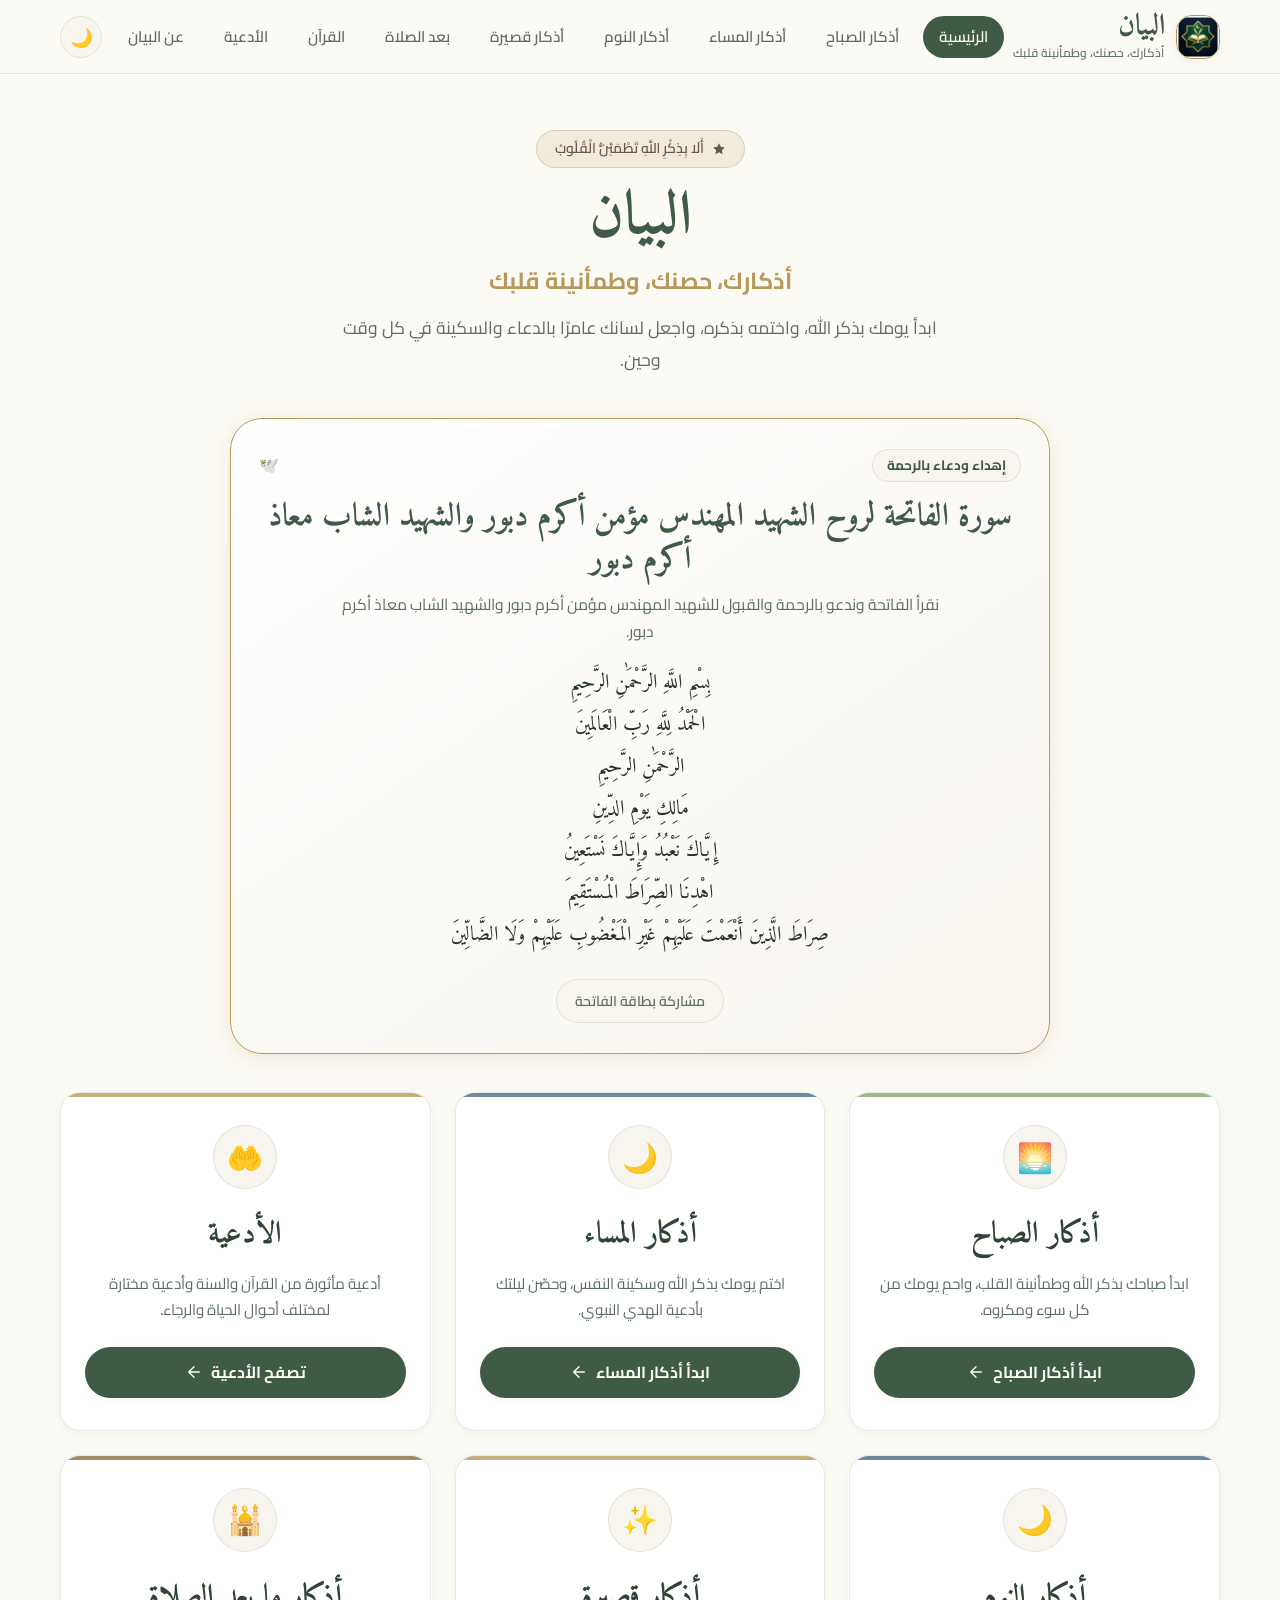
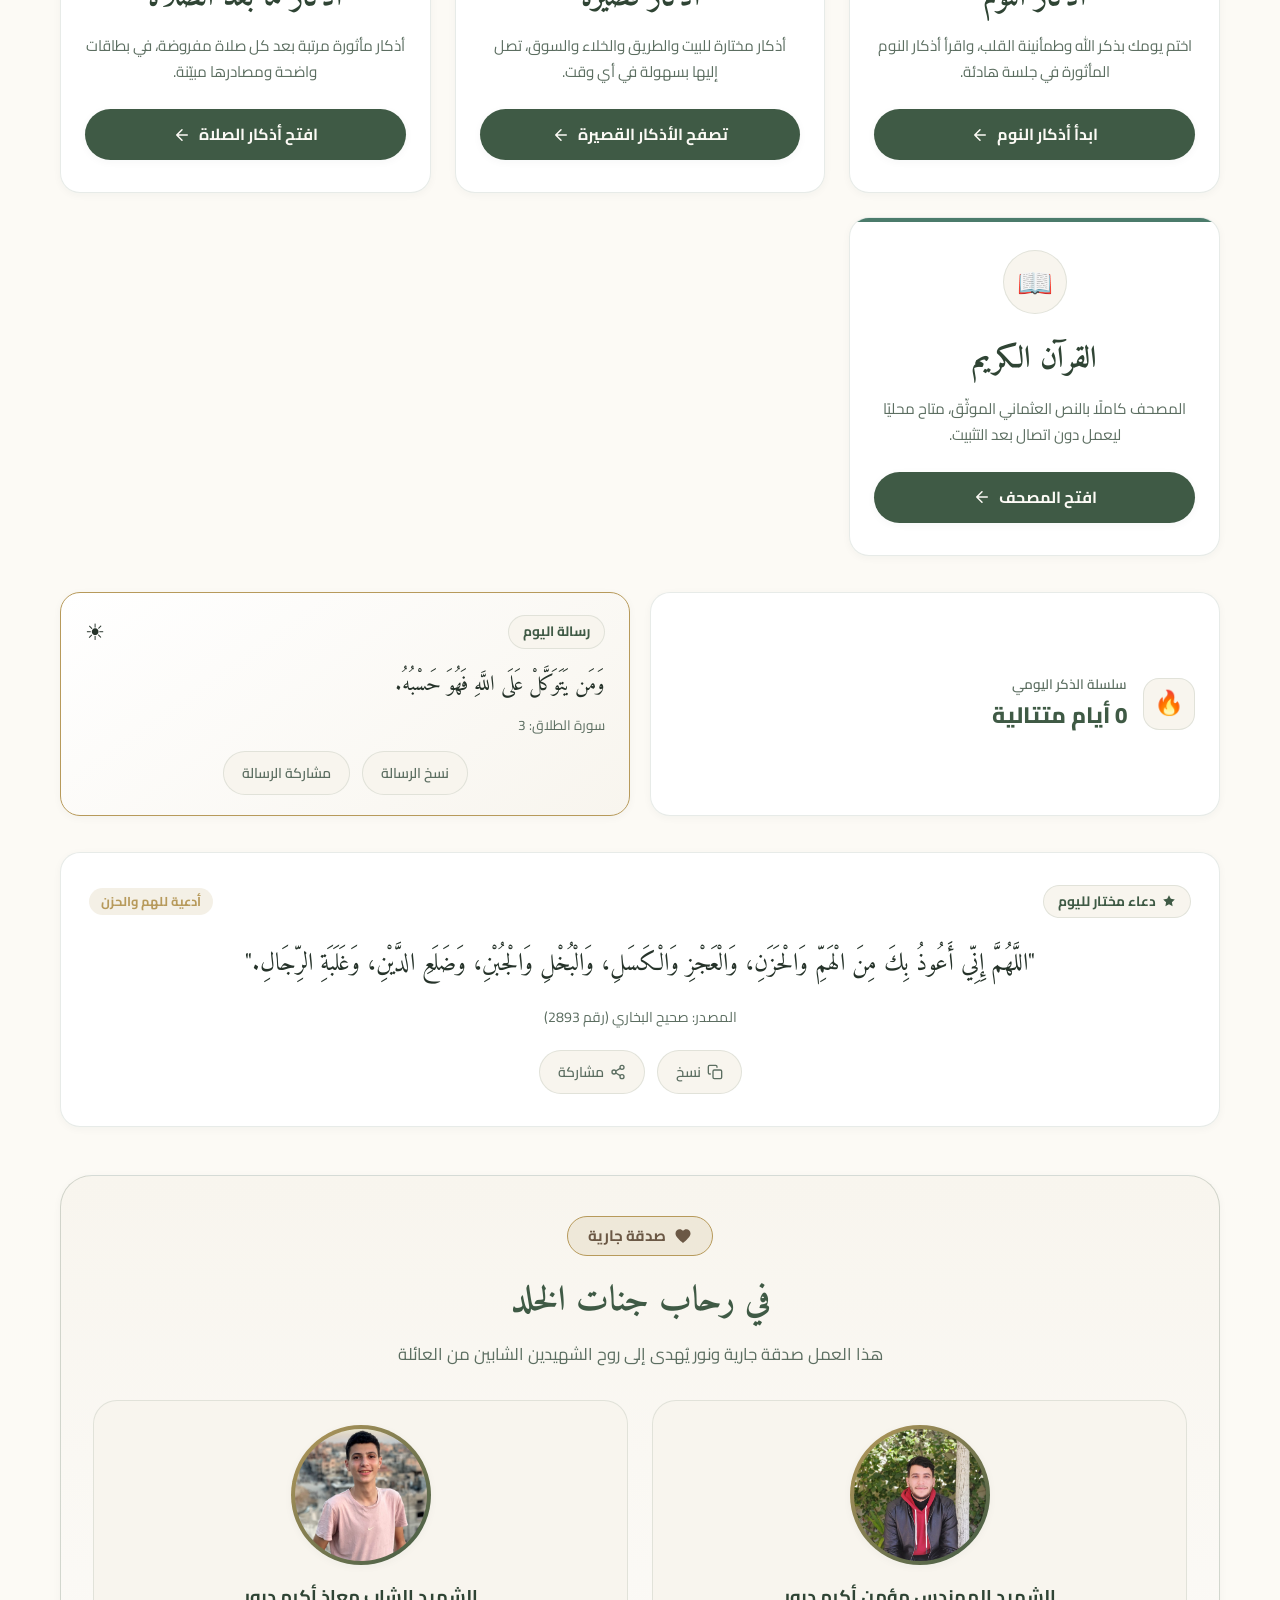
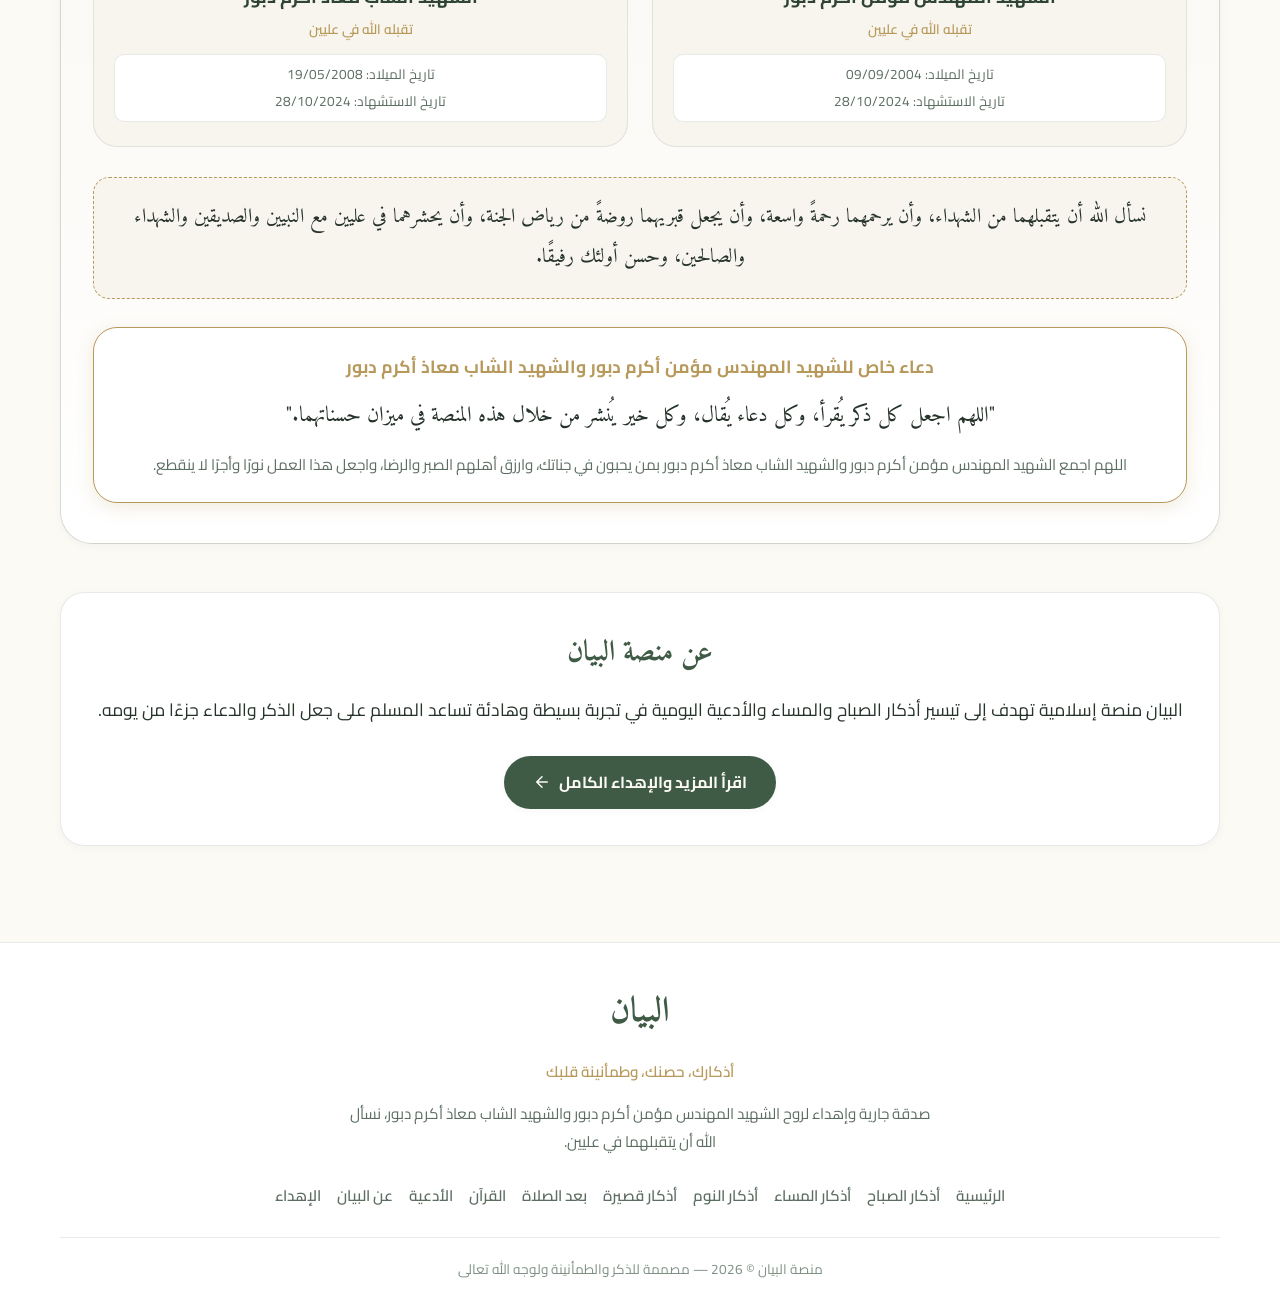
<file: index.html>
<!DOCTYPE html>
<html lang="ar" dir="rtl">
<head>
  <meta charset="UTF-8">
  <meta name="viewport" content="width=device-width, initial-scale=1.0, viewport-fit=cover">
  <title>البيان | أذكار الصباح والمساء والأدعية</title>
  <meta name="description" content="البيان منصة إسلامية للأذكار والأدعية اليومية، صُممت لتكون رفيقًا هادئًا في يومك، صدقة جارية لروح الشهيد المهندس مؤمن أكرم دبور والشهيد الشاب معاذ أكرم دبور.">
  <meta property="og:title" content="البيان | أذكارك، حصنك، وطمأنينة قلبك">
  <meta property="og:description" content="منصة أذكار وأدعية إسلامية هادئة وتفاعلية.">
  <meta property="og:type" content="website">

  <!-- Stylesheet -->
  <link rel="stylesheet" href="css/style.css">
  <!-- Progressive Web App -->
  <meta name="theme-color" content="#1f5a47">
  <meta name="mobile-web-app-capable" content="yes">
  <meta name="apple-mobile-web-app-capable" content="yes">
  <meta name="apple-mobile-web-app-status-bar-style" content="default">
  <meta name="apple-mobile-web-app-title" content="البيان">
  <link rel="manifest" href="manifest.webmanifest">
  <link rel="icon" href="assets/icons/icon-192-v2.png" type="image/png">
  <link rel="apple-touch-icon" href="assets/icons/icon-192-v2.png">
</head>
<body>

  <!-- ========================================================================
       شاشة الدخول الأولى (Entrance Splash Screen)
       ======================================================================== -->
  <div id="splash-screen" class="splash-overlay" role="dialog" aria-modal="true" aria-labelledby="splash-title" aria-describedby="splash-tagline splash-intro-dua">
    <div class="splash-modal splash-intro-layout">
      <section class="splash-step splash-intro-step" data-splash-step="intro" aria-labelledby="splash-title">
        <h1 id="splash-title" class="splash-header-title">البيان</h1>
        <p id="splash-tagline" class="splash-tagline">أذكارك، حصنك، وطمأنينة قلبك</p>

        <div class="splash-charity-badge">
          <svg width="18" height="18" viewBox="0 0 24 24" fill="currentColor" aria-hidden="true"><path d="M12 21.35l-1.45-1.32C5.4 15.36 2 12.28 2 8.5 2 5.42 4.42 3 7.5 3c1.74 0 3.41.81 4.5 2.09C13.09 3.81 14.76 3 16.5 3 19.58 3 22 5.42 22 8.5c0 3.78-3.4 6.86-8.55 11.54L12 21.35z"/></svg>
          صدقة جارية وإهداء مبارك
        </div>

        <div class="splash-intro-dua-box">
          <p id="splash-intro-dua" class="splash-intro-dua-text">اللَّهُمَّ إنَّ هَذَا العَمَلَ الخَالِصَ لِوَجْهِكَ الكَرِيمِ صَدَقَةٌ جَارِيَةٌ عَنْ روحَيِ الشَّهِيدَيْنِ البَارَّيْنِ مُؤْمِن وَمُعَاذ؛ اللَّهُمَّ تَقَبَّلْهُ مِنْهُمَا، وَاجْعَلْ فِي كُلِّ نَفْعٍ يَخْرُجُ مِنْهُ نُورًا يُضِيءُ لَهُمَا فِي قَبْرَيْهِمَا، وَمِيزَانًا يُثْقِلُ حَسَنَاتِهِمَا. اللَّهُمَّ أَنْزِلْهُمَا مَنَازِلَ الشُّهَدَاءِ وَالصَّادِقِينَ، وَارْفَعْ دَرَجَتَهُمَا فِي عِلِّيِّينَ، وَاجْمَعْنَا بِهِمَا فِي جَنَّاتِ النَّعِيمِ عَلَى سُرُرٍ مُتَقَابِلِينَ مِنْ غَيْرِ سَابِقِ عَذَابٍ وَلا حِسَابٍ.</p>
        </div>

        <button id="splash-next-btn" class="splash-enter-btn splash-next-btn" type="button">
          <span>متابعة الإهداء</span>
          <svg width="20" height="20" viewBox="0 0 24 24" fill="none" stroke="currentColor" stroke-width="2.5" stroke-linecap="round" stroke-linejoin="round" aria-hidden="true"><path d="M19 12H5M12 19l-7-7 7-7"/></svg>
        </button>
      </section>

      <section class="splash-step splash-memorial-step" data-splash-step="memorial" aria-labelledby="splash-memorial-title" hidden>
        <div class="splash-memorial-heading">
          <div>
            <span class="section-badge">إهداء مبارك</span>
            <h2 id="splash-memorial-title">في رحاب جنات الخلد</h2>
          </div>
          <button id="splash-back-btn" class="splash-back-btn" type="button">العودة</button>
        </div>

      <div class="martyrs-container" role="group" aria-label="إهداء لروح الشهيدين">
        <article class="martyr-card">
          <div class="martyr-photo-wrapper">
            <img src="assets/images/momen.jpg" alt="الشهيد المهندس مؤمن أكرم دبور" class="martyr-photo" loading="eager">
          </div>
          <h2 class="martyr-title">الشهيد المهندس مؤمن أكرم دبور</h2>
          <div class="martyr-role">رحمه الله وتقبله في الشهداء</div>
          <div class="martyr-dates">
            <span>تاريخ الميلاد: 09/09/2004</span>
            <span>تاريخ الاستشهاد: 28/10/2024</span>
          </div>
        </article>

        <article class="martyr-card">
          <div class="martyr-photo-wrapper">
            <img src="assets/images/moadh.jpg" alt="الشهيد الشاب معاذ أكرم دبور" class="martyr-photo" loading="eager">
          </div>
          <h2 class="martyr-title">الشهيد الشاب معاذ أكرم دبور</h2>
          <div class="martyr-role">رحمه الله وتقبله في الشهداء</div>
          <div class="martyr-dates">
            <span>تاريخ الميلاد: 19/05/2008</span>
            <span>تاريخ الاستشهاد: 28/10/2024</span>
          </div>
        </article>
      </div>

      <div class="splash-dua-box">
        <p class="splash-dua-text">
          نسأل الله أن يتقبلهما من الشهداء، وأن يرحمهما رحمةً واسعة، وأن يجعل قبريهما روضةً من رياض الجنة، وأن يحشرهما في عليين مع النبيين والصديقين والشهداء والصالحين، وحسن أولئك رفيقًا.
        </p>
      </div>

      <button id="splash-enter-btn" class="splash-enter-btn" type="button">
        <span>دخول إلى البيان</span>
        <svg width="20" height="20" viewBox="0 0 24 24" fill="none" stroke="currentColor" stroke-width="2.5" stroke-linecap="round" stroke-linejoin="round"><path d="M19 12H5M12 19l-7-7 7-7"/></svg>
      </button>
      </section>
    </div>
  </div>

  <!-- ========================================================================
       Header
       ======================================================================== -->
  <header class="site-header">
    <div class="container header-container">
      <a href="index.html" class="logo-link" aria-label="الصفحة الرئيسية لمنصة البيان">
        <div class="logo-badge" aria-hidden="true">
          <img src="assets/icons/icon-192-v2.png" alt="">
        </div>
        <div class="logo-text-group">
          <span class="logo-title">البيان</span>
          <span class="logo-subtitle">أذكارك، حصنك، وطمأنينة قلبك</span>
        </div>
      </a>

      <nav class="main-nav" aria-label="القائمة الرئيسية">
          <a href="index.html" class="nav-link active" aria-current="page">الرئيسية</a>
          <a href="morning.html" class="nav-link">أذكار الصباح</a>
          <a href="evening.html" class="nav-link">أذكار المساء</a>
          <a href="sleep.html" class="nav-link">أذكار النوم</a>
          <a href="short-adhkar.html" class="nav-link">أذكار قصيرة</a>
          <a href="prayer-adhkar.html" class="nav-link">بعد الصلاة</a>
          <a href="quran.html" class="nav-link">القرآن</a>
          <a href="duas.html" class="nav-link">الأدعية</a>
          <a href="about.html" class="nav-link">عن البيان</a>
      </nav>

      <div class="header-actions">
        <button class="theme-toggle-btn" aria-label="تبديل المظهر" title="تبديل المظهر" type="button">🌙</button>
        <button class="mobile-menu-btn" aria-label="فتح القائمة" aria-expanded="false" aria-controls="mobile-nav-drawer" type="button">
          <svg width="24" height="24" viewBox="0 0 24 24" fill="none" stroke="currentColor" stroke-width="2" stroke-linecap="round" stroke-linejoin="round">
            <line x1="3" y1="12" x2="21" y2="12"></line>
            <line x1="3" y1="6" x2="21" y2="6"></line>
            <line x1="3" y1="18" x2="21" y2="18"></line>
          </svg>
        </button>
      </div>
    </div>
  </header>

  <!-- قائمة الهاتف: تعمل من الملفات المخزنة بعد أول زيارة -->
  <nav id="mobile-nav-drawer" class="mobile-nav-drawer" aria-label="قائمة الهاتف">
    <a href="index.html" class="mobile-nav-link active" aria-current="page">الرئيسية</a>
    <a href="morning.html" class="mobile-nav-link">أذكار الصباح</a>
    <a href="evening.html" class="mobile-nav-link">أذكار المساء</a>
    <a href="sleep.html" class="mobile-nav-link">أذكار النوم</a>
    <a href="short-adhkar.html" class="mobile-nav-link">أذكار قصيرة</a>
    <a href="prayer-adhkar.html" class="mobile-nav-link">أذكار ما بعد الصلاة</a>
    <a href="quran.html" class="mobile-nav-link">القرآن الكريم</a>
    <a href="duas.html" class="mobile-nav-link">الأدعية</a>
    <a href="about.html" class="mobile-nav-link">عن البيان</a>
  </nav>

  <!-- ========================================================================
       Main Content
       ======================================================================== -->
  <main class="main-content">
    <div class="container">
      <section class="mobile-home-brand" aria-label="هوية منصة البيان">
        <h1>البيان</h1>
        <p>أذكارك، حصنك، وطمأنينة قلبك</p>
        <div class="mobile-home-dedication">
          <svg width="17" height="17" viewBox="0 0 24 24" fill="currentColor" aria-hidden="true"><path d="M12 21.35l-1.45-1.32C5.4 15.36 2 12.28 2 8.5 2 5.42 4.42 3 7.5 3c1.74 0 3.41.81 4.5 2.09C13.09 3.81 14.76 3 16.5 3 19.58 3 22 8.5c0 3.78-3.4 6.86-8.55 11.54L12 21.35z"/></svg>
          صدقة جارية وإهداء مبارك
        </div>
      </section>

      <!-- Hero Section -->
      <section class="hero-section">
        <div class="hero-pill">
          <svg width="14" height="14" viewBox="0 0 24 24" fill="currentColor"><path d="M12 2l3.09 6.26L22 9.27l-5 4.87 1.18 6.88L12 17.77l-6.18 3.25L7 14.14 2 9.27l6.91-1.01L12 2z"/></svg>
          أَلَا بِذِكْرِ اللَّهِ تَطْمَئِنُّ الْقُلُوبُ
        </div>
        <h1 class="hero-title">البيان</h1>
        <p class="hero-slogan">أذكارك، حصنك، وطمأنينة قلبك</p>
        <p class="hero-description">
          ابدأ يومك بذكر الله، واختمه بذكره، واجعل لسانك عامرًا بالدعاء والسكينة في كل وقت وحين.
        </p>
      </section>

      <section class="fatiha-dedication" aria-labelledby="fatiha-title">
        <div class="fatiha-dedication-header">
          <span class="section-badge">إهداء ودعاء بالرحمة</span>
          <span aria-hidden="true">🕊️</span>
        </div>
        <h2 id="fatiha-title">سورة الفاتحة لروح الشهيد المهندس مؤمن أكرم دبور والشهيد الشاب معاذ أكرم دبور</h2>
        <p class="fatiha-dedication-note">نقرأ الفاتحة وندعو بالرحمة والقبول للشهيد المهندس مؤمن أكرم دبور والشهيد الشاب معاذ أكرم دبور.</p>
        <p class="fatiha-text">بِسْمِ اللَّهِ الرَّحْمَٰنِ الرَّحِيمِ
الْحَمْدُ لِلَّهِ رَبِّ الْعَالَمِينَ
الرَّحْمَٰنِ الرَّحِيمِ
مَالِكِ يَوْمِ الدِّينِ
إِيَّاكَ نَعْبُدُ وَإِيَّاكَ نَسْتَعِينُ
اهْدِنَا الصِّرَاطَ الْمُسْتَقِيمَ
صِرَاطَ الَّذِينَ أَنْعَمْتَ عَلَيْهِمْ غَيْرِ الْمَغْضُوبِ عَلَيْهِمْ وَلَا الضَّالِّينَ</p>
        <button type="button" class="tool-btn" id="share-fatiha-btn">مشاركة بطاقة الفاتحة</button>
      </section>

      <!-- Quick Actions (3 Cards) -->
      <section class="quick-actions-section" aria-label="الأقسام الرئيسية">
        <div class="quick-actions-grid">
          <!-- أذكار الصباح -->
          <div class="action-card action-card-morning">
            <div>
              <div class="card-icon-circle">🌅</div>
              <h2 class="action-card-title">أذكار الصباح</h2>
              <p class="action-card-desc">ابدأ صباحك بذكر الله وطمأنينة القلب، واحمِ يومك من كل سوء ومكروه.</p>
            </div>
            <a href="morning.html" class="action-card-btn">
              ابدأ أذكار الصباح
              <svg width="18" height="18" viewBox="0 0 24 24" fill="none" stroke="currentColor" stroke-width="2" stroke-linecap="round" stroke-linejoin="round"><path d="M19 12H5M12 19l-7-7 7-7"/></svg>
            </a>
          </div>

          <!-- أذكار المساء -->
          <div class="action-card action-card-evening">
            <div>
              <div class="card-icon-circle">🌙</div>
              <h2 class="action-card-title">أذكار المساء</h2>
              <p class="action-card-desc">اختم يومك بذكر الله وسكينة النفس، وحصّن ليلتك بأدعية الهدي النبوي.</p>
            </div>
            <a href="evening.html" class="action-card-btn">
              ابدأ أذكار المساء
              <svg width="18" height="18" viewBox="0 0 24 24" fill="none" stroke="currentColor" stroke-width="2" stroke-linecap="round" stroke-linejoin="round"><path d="M19 12H5M12 19l-7-7 7-7"/></svg>
            </a>
          </div>

          <!-- الأدعية -->
          <div class="action-card action-card-duas">
            <div>
              <div class="card-icon-circle">🤲</div>
              <h2 class="action-card-title">الأدعية</h2>
              <p class="action-card-desc">أدعية مأثورة من القرآن والسنة وأدعية مختارة لمختلف أحوال الحياة والرجاء.</p>
            </div>
            <a href="duas.html" class="action-card-btn">
              تصفح الأدعية
              <svg width="18" height="18" viewBox="0 0 24 24" fill="none" stroke="currentColor" stroke-width="2" stroke-linecap="round" stroke-linejoin="round"><path d="M19 12H5M12 19l-7-7 7-7"/></svg>
            </a>
          </div>

          <!-- أذكار النوم -->
          <div class="action-card action-card-sleep">
            <div>
              <div class="card-icon-circle">🌙</div>
              <h2 class="action-card-title">أذكار النوم</h2>
              <p class="action-card-desc">اختم يومك بذكر الله وطمأنينة القلب، واقرأ أذكار النوم المأثورة في جلسة هادئة.</p>
            </div>
            <a href="sleep.html" class="action-card-btn">
              ابدأ أذكار النوم
              <svg width="18" height="18" viewBox="0 0 24 24" fill="none" stroke="currentColor" stroke-width="2" stroke-linecap="round" stroke-linejoin="round"><path d="M19 12H5M12 19l-7-7 7-7"/></svg>
            </a>
          </div>

          <!-- أذكار قصيرة -->
          <div class="action-card action-card-short">
            <div>
              <div class="card-icon-circle">✨</div>
              <h2 class="action-card-title">أذكار قصيرة</h2>
              <p class="action-card-desc">أذكار مختارة للبيت والطريق والخلاء والسوق، تصل إليها بسهولة في أي وقت.</p>
            </div>
            <a href="short-adhkar.html" class="action-card-btn">
              تصفح الأذكار القصيرة
              <svg width="18" height="18" viewBox="0 0 24 24" fill="none" stroke="currentColor" stroke-width="2" stroke-linecap="round" stroke-linejoin="round"><path d="M19 12H5M12 19l-7-7 7-7"/></svg>
            </a>
          </div>

          <!-- أذكار ما بعد الصلاة -->
          <div class="action-card action-card-prayer">
            <div>
              <div class="card-icon-circle">🕌</div>
              <h2 class="action-card-title">أذكار ما بعد الصلاة</h2>
              <p class="action-card-desc">أذكار مأثورة مرتبة بعد كل صلاة مفروضة، في بطاقات واضحة ومصادرها مبيّنة.</p>
            </div>
            <a href="prayer-adhkar.html" class="action-card-btn">
              افتح أذكار الصلاة
              <svg width="18" height="18" viewBox="0 0 24 24" fill="none" stroke="currentColor" stroke-width="2" stroke-linecap="round" stroke-linejoin="round"><path d="M19 12H5M12 19l-7-7 7-7"/></svg>
            </a>
          </div>

          <!-- القرآن الكريم -->
          <div class="action-card action-card-quran">
            <div>
              <div class="card-icon-circle">📖</div>
              <h2 class="action-card-title">القرآن الكريم</h2>
              <p class="action-card-desc">المصحف كاملًا بالنص العثماني الموثّق، متاح محليًا ليعمل دون اتصال بعد التثبيت.</p>
            </div>
            <a href="quran.html" class="action-card-btn">
              افتح المصحف
              <svg width="18" height="18" viewBox="0 0 24 24" fill="none" stroke="currentColor" stroke-width="2" stroke-linecap="round" stroke-linejoin="round"><path d="M19 12H5M12 19l-7-7 7-7"/></svg>
            </a>
          </div>
        </div>
      </section>

      <!-- Continue Session Card (Dynamic) -->
      <section id="continue-session-container" class="continue-session-wrapper" style="display: none;" aria-label="أكمل من حيث توقفت"></section>

      <!-- Daily Streak & Reflection -->
      <section class="stats-section" aria-label="إحصائيات واستمرارية">
        <div class="stats-grid">
          <!-- Streak Card -->
          <div class="stat-card">
            <div class="stat-icon">🔥</div>
            <div class="stat-details">
              <span class="stat-label">سلسلة الذكر اليومي</span>
              <span class="stat-value" id="daily-streak-val">0 أيام متتالية</span>
            </div>
          </div>

          <!-- Daily Reflection (rendered by home-enhancements.js) -->
          <div id="daily-reflection-container" class="daily-reflection-slot"></div>
        </div>
      </section>

      <!-- Featured Dua of the Day -->
      <section class="featured-dua-section" aria-label="دعاء اليوم">
        <div id="featured-dua-container"></div>
      </section>

      <!-- Memorial Section (صدقة جارية لمؤمن ومعاذ) -->
      <section id="memorial-section" class="memorial-section" aria-label="صدقة جارية للشهيد المهندس مؤمن أكرم دبور والشهيد الشاب معاذ أكرم دبور">
        <div class="memorial-badge">
          <svg width="18" height="18" viewBox="0 0 24 24" fill="currentColor"><path d="M12 21.35l-1.45-1.32C5.4 15.36 2 12.28 2 8.5 2 5.42 4.42 3 7.5 3c1.74 0 3.41.81 4.5 2.09C13.09 3.81 14.76 3 16.5 3 19.58 3 22 5.42 22 8.5c0 3.78-3.4 6.86-8.55 11.54L12 21.35z"/></svg>
          صدقة جارية
        </div>
        <h2 class="memorial-title">في رحاب جنات الخلد</h2>
        <p class="memorial-subtitle">
          هذا العمل صدقة جارية ونور يُهدى إلى روح الشهيدين الشابين من العائلة
        </p>

        <!-- Martyrs Cards Container -->
        <div class="martyrs-container">
          <div class="martyr-card">
            <div class="martyr-photo-wrapper">
              <img src="assets/images/momen.jpg" alt="الشهيد المهندس مؤمن أكرم دبور" class="martyr-photo" loading="lazy">
            </div>
            <h3 class="martyr-title">الشهيد المهندس مؤمن أكرم دبور</h3>
            <div class="martyr-role">تقبله الله في عليين</div>
            <div class="martyr-dates">
              <span>تاريخ الميلاد: 09/09/2004</span>
              <span>تاريخ الاستشهاد: 28/10/2024</span>
            </div>
          </div>

          <div class="martyr-card">
            <div class="martyr-photo-wrapper">
              <img src="assets/images/moadh.jpg" alt="الشهيد الشاب معاذ أكرم دبور" class="martyr-photo" loading="lazy">
            </div>
            <h3 class="martyr-title">الشهيد الشاب معاذ أكرم دبور</h3>
            <div class="martyr-role">تقبله الله في عليين</div>
            <div class="martyr-dates">
              <span>تاريخ الميلاد: 19/05/2008</span>
              <span>تاريخ الاستشهاد: 28/10/2024</span>
            </div>
          </div>
        </div>

        <!-- الدعاء العام للشهيدين -->
        <div class="splash-dua-box" style="margin-top: 24px; margin-bottom: 24px;">
          <p class="splash-dua-text">
            نسأل الله أن يتقبلهما من الشهداء، وأن يرحمهما رحمةً واسعة، وأن يجعل قبريهما روضةً من رياض الجنة، وأن يحشرهما في عليين مع النبيين والصديقين والشهداء والصالحين، وحسن أولئك رفيقًا.
          </p>
        </div>

        <!-- البطاقة الخاصة للدعاء لمؤمن ومعاذ -->
        <div class="dedicated-prayer-card">
          <h3 class="prayer-header-title">دعاء خاص للشهيد المهندس مؤمن أكرم دبور والشهيد الشاب معاذ أكرم دبور</h3>
          <p class="prayer-body-text">
            "اللهم اجعل كل ذكر يُقرأ، وكل دعاء يُقال، وكل خير يُنشر من خلال هذه المنصة في ميزان حسناتهما."
          </p>
          <p class="prayer-secondary-text">
            اللهم اجمع الشهيد المهندس مؤمن أكرم دبور والشهيد الشاب معاذ أكرم دبور بمن يحبون في جناتك، وارزق أهلهم الصبر والرضا، واجعل هذا العمل نورًا وأجرًا لا ينقطع.
          </p>
        </div>
      </section>

      <!-- About Preview -->
      <section style="margin: 36px 0; text-align: center;">
        <div class="about-card">
          <h2 class="about-card-title">عن منصة البيان</h2>
          <p class="about-text">
            البيان منصة إسلامية تهدف إلى تيسير أذكار الصباح والمساء والأدعية اليومية في تجربة بسيطة وهادئة تساعد المسلم على جعل الذكر والدعاء جزءًا من يومه.
          </p>
          <a href="about.html" class="primary-btn" style="margin-top: 12px;">
            اقرأ المزيد والإهداء الكامل
            <svg width="18" height="18" viewBox="0 0 24 24" fill="none" stroke="currentColor" stroke-width="2" stroke-linecap="round" stroke-linejoin="round"><path d="M19 12H5M12 19l-7-7 7-7"/></svg>
          </a>
        </div>
      </section>

    </div>
  </main>

  <!-- ========================================================================
       Footer
       ======================================================================== -->
  <footer class="site-footer">
    <div class="container footer-content">
      <div class="footer-logo">البيان</div>
      <div class="footer-slogan">أذكارك، حصنك، وطمأنينة قلبك</div>
      <p class="footer-charity-notice">
        صدقة جارية وإهداء لروح الشهيد المهندس مؤمن أكرم دبور والشهيد الشاب معاذ أكرم دبور، نسأل الله أن يتقبلهما في عليين.
      </p>

      <div class="footer-links">
        <a href="index.html" class="footer-link">الرئيسية</a>
        <a href="morning.html" class="footer-link">أذكار الصباح</a>
        <a href="evening.html" class="footer-link">أذكار المساء</a>
        <a href="sleep.html" class="footer-link">أذكار النوم</a>
        <a href="short-adhkar.html" class="footer-link">أذكار قصيرة</a>
        <a href="prayer-adhkar.html" class="footer-link">بعد الصلاة</a>
        <a href="quran.html" class="footer-link">القرآن</a>
        <a href="duas.html" class="footer-link">الأدعية</a>
        <a href="about.html" class="footer-link">عن البيان</a>
        <a href="#memorial-section" class="footer-link open-dedication-btn">الإهداء</a>
      </div>

      <div class="footer-copy">
        منصة البيان © 2026 — مصممة للذكر والطمأنينة ولوجه الله تعالى
      </div>
    </div>
  </footer>

  <!-- Scripts -->
  <script src="data/daily-reflections.js"></script>
  <script src="data/duas.js"></script>
  <script src="js/storage.js"></script>
  <script src="js/main.js"></script>
  <script src="js/home-enhancements.js"></script>
  <script src="js/pwa-install.js"></script>
</body>
</html>
</file>
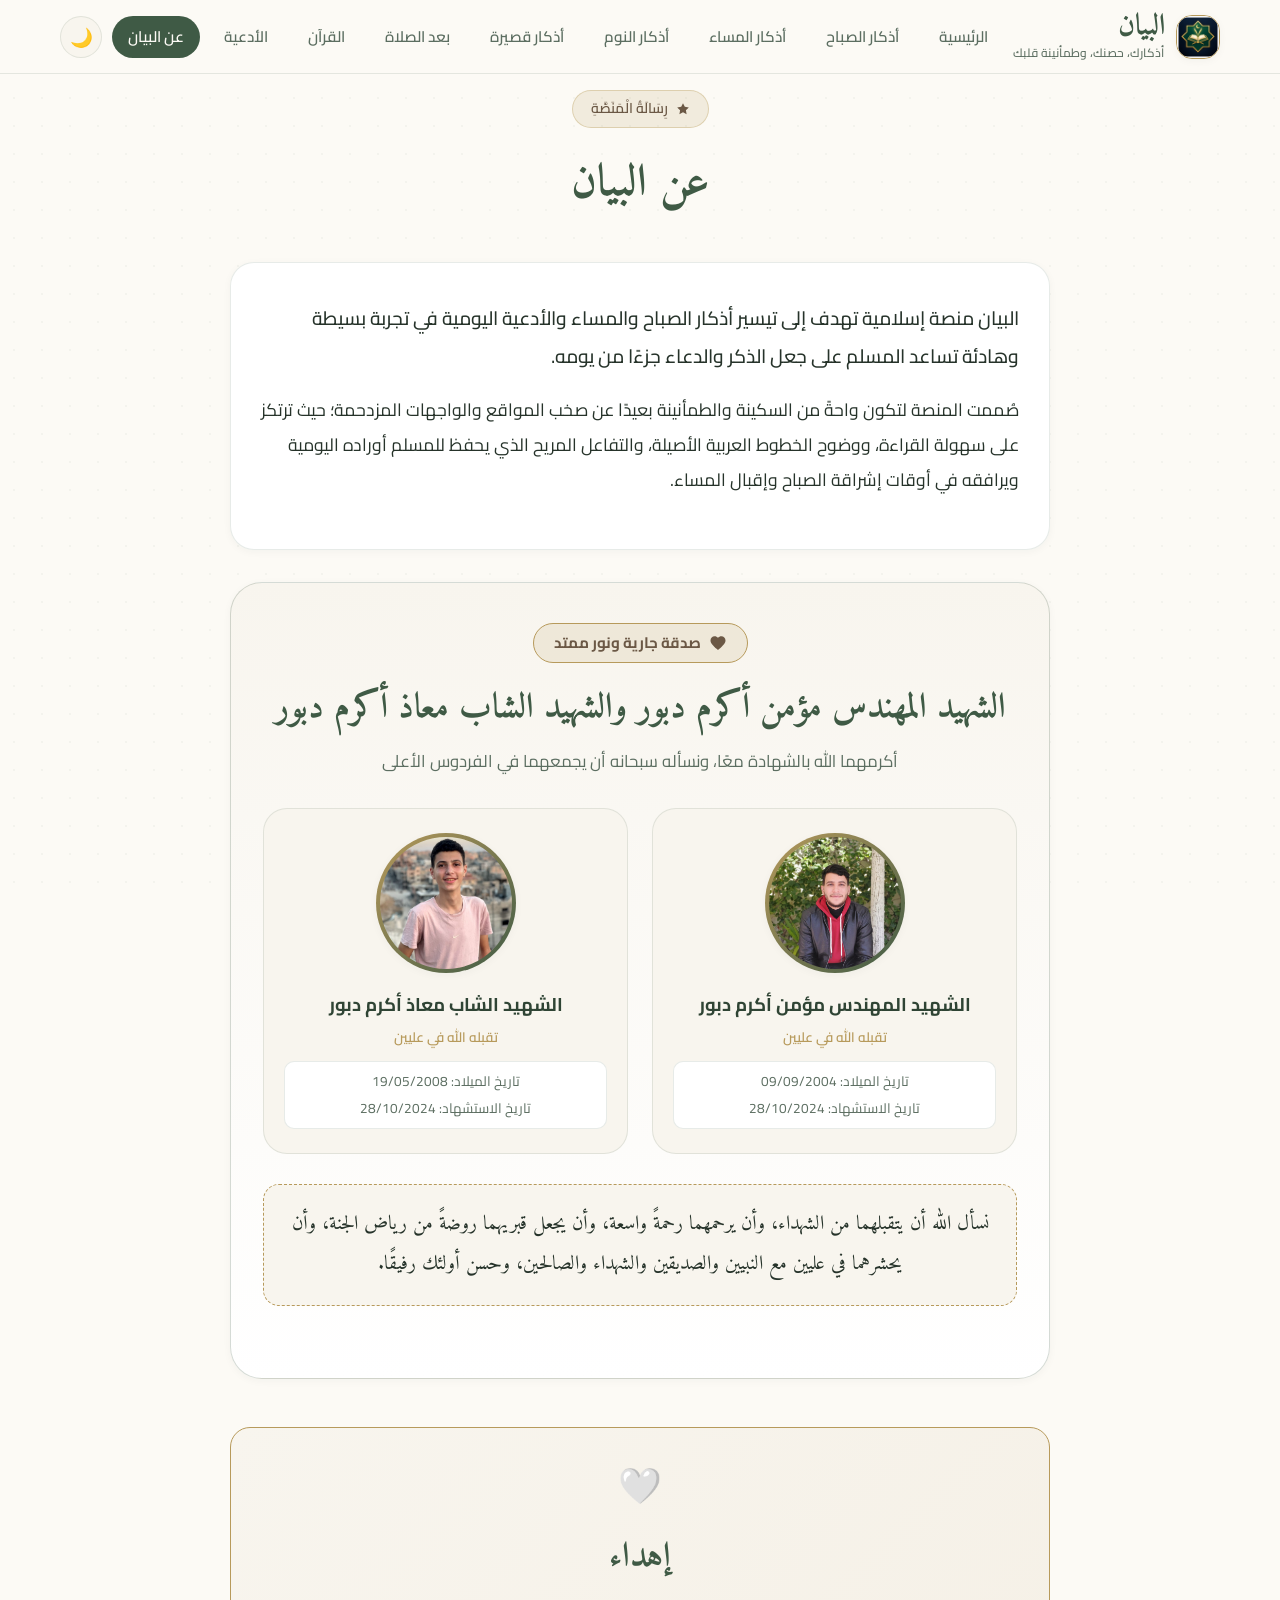
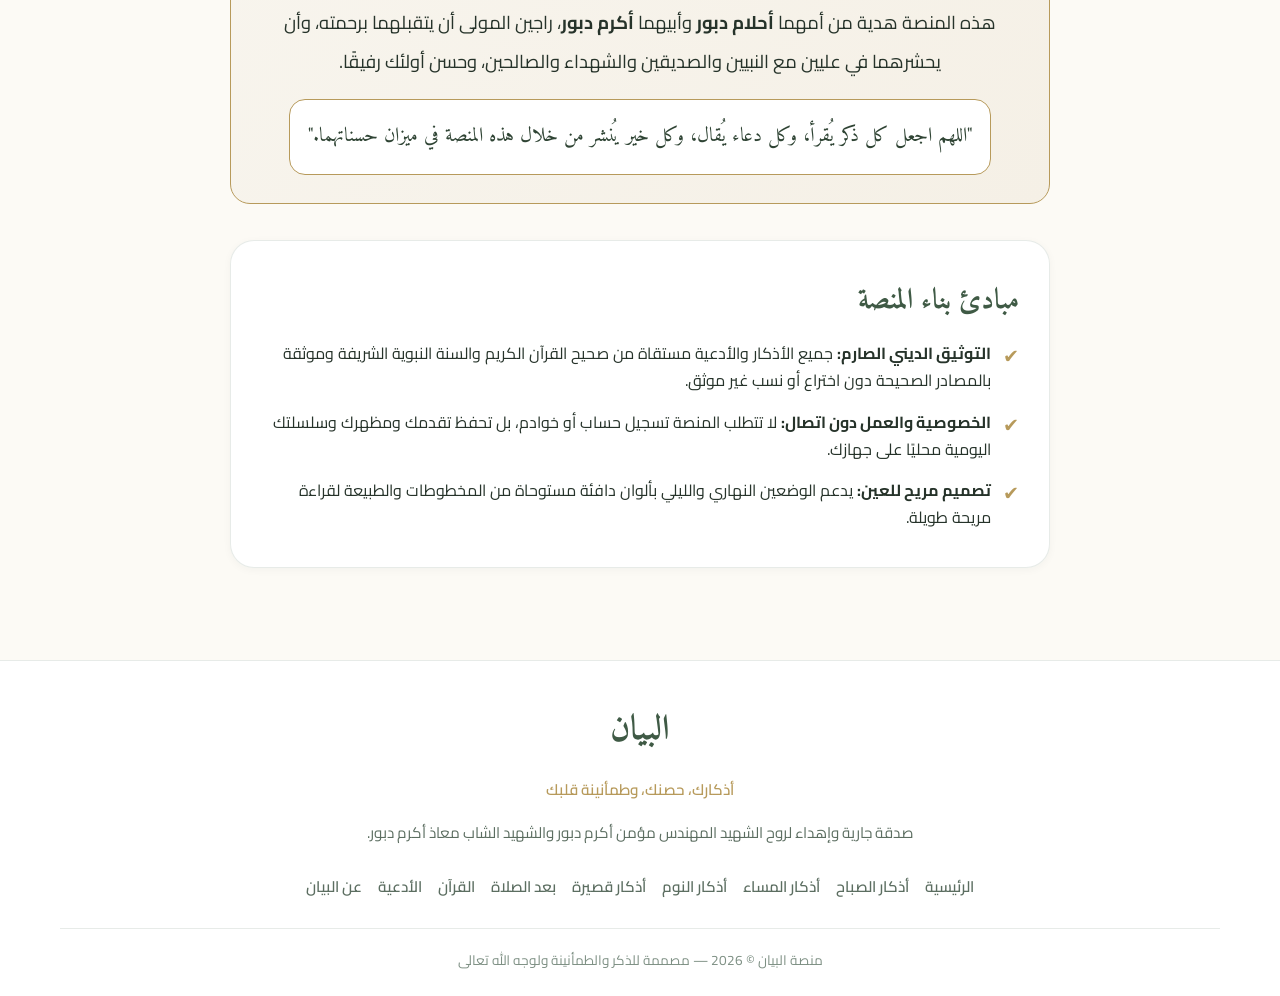
<file: about.html>
<!DOCTYPE html>
<html lang="ar" dir="rtl">
<head>
  <meta charset="UTF-8">
  <meta name="viewport" content="width=device-width, initial-scale=1.0, viewport-fit=cover">
  <title>عن البيان والإهداء | صدقة جارية</title>
  <meta name="description" content="عن منصة البيان للأذكار والأدعية، قصة الإهداء والصدقة الجارية لروح الشهيد المهندس مؤمن أكرم دبور والشهيد الشاب معاذ أكرم دبور من والديهما أحلام وأكرم دبور.">
  <meta property="og:title" content="عن البيان والإهداء | صدقة جارية">
  <meta property="og:description" content="قصة المنصة وإهداء العمل لروح الشهيد المهندس مؤمن أكرم دبور والشهيد الشاب معاذ أكرم دبور.">

  <!-- Stylesheet -->
  <link rel="stylesheet" href="css/style.css">
  <!-- Progressive Web App -->
  <meta name="theme-color" content="#1f5a47">
  <meta name="mobile-web-app-capable" content="yes">
  <meta name="apple-mobile-web-app-capable" content="yes">
  <meta name="apple-mobile-web-app-status-bar-style" content="default">
  <meta name="apple-mobile-web-app-title" content="البيان">
  <link rel="manifest" href="manifest.webmanifest">
  <link rel="icon" href="assets/icons/icon-192-v2.png" type="image/png">
  <link rel="apple-touch-icon" href="assets/icons/icon-192-v2.png">
</head>
<body>

  <!-- Header -->
  <header class="site-header">
    <div class="container header-container">
      <a href="index.html" class="logo-link" aria-label="الصفحة الرئيسية لمنصة البيان">
        <div class="logo-badge" aria-hidden="true">
          <img src="assets/icons/icon-192-v2.png" alt="">
        </div>
        <div class="logo-text-group">
          <span class="logo-title">البيان</span>
          <span class="logo-subtitle">أذكارك، حصنك، وطمأنينة قلبك</span>
        </div>
      </a>

      <nav class="main-nav" aria-label="القائمة الرئيسية">
          <a href="index.html" class="nav-link">الرئيسية</a>
          <a href="morning.html" class="nav-link">أذكار الصباح</a>
          <a href="evening.html" class="nav-link">أذكار المساء</a>
          <a href="sleep.html" class="nav-link">أذكار النوم</a>
          <a href="short-adhkar.html" class="nav-link">أذكار قصيرة</a>
          <a href="prayer-adhkar.html" class="nav-link">بعد الصلاة</a>
          <a href="quran.html" class="nav-link">القرآن</a>
          <a href="duas.html" class="nav-link">الأدعية</a>
          <a href="about.html" class="nav-link active" aria-current="page">عن البيان</a>
      </nav>

      <div class="header-actions">
        <button class="theme-toggle-btn" aria-label="تبديل المظهر" title="تبديل المظهر" type="button">🌙</button>
        <button class="mobile-menu-btn" aria-label="فتح القائمة" aria-expanded="false" aria-controls="mobile-nav-drawer" type="button">
          <svg width="24" height="24" viewBox="0 0 24 24" fill="none" stroke="currentColor" stroke-width="2" stroke-linecap="round" stroke-linejoin="round">
            <line x1="3" y1="12" x2="21" y2="12"></line>
            <line x1="3" y1="6" x2="21" y2="6"></line>
            <line x1="3" y1="18" x2="21" y2="18"></line>
          </svg>
        </button>
      </div>
    </div>
  </header>

  <!-- قائمة الهاتف: تعمل من الملفات المخزنة بعد أول زيارة -->
  <nav id="mobile-nav-drawer" class="mobile-nav-drawer" aria-label="قائمة الهاتف">
    <a href="index.html" class="mobile-nav-link">الرئيسية</a>
    <a href="morning.html" class="mobile-nav-link">أذكار الصباح</a>
    <a href="evening.html" class="mobile-nav-link">أذكار المساء</a>
    <a href="sleep.html" class="mobile-nav-link">أذكار النوم</a>
    <a href="short-adhkar.html" class="mobile-nav-link">أذكار قصيرة</a>
    <a href="prayer-adhkar.html" class="mobile-nav-link">أذكار ما بعد الصلاة</a>
    <a href="quran.html" class="mobile-nav-link">القرآن الكريم</a>
    <a href="duas.html" class="mobile-nav-link">الأدعية</a>
    <a href="about.html" class="mobile-nav-link active" aria-current="page">عن البيان</a>
  </nav>

  <!-- Main Content -->
  <main class="main-content">
    <div class="container" style="max-width: 860px;">

      <!-- About Section -->
      <section class="about-hero">
        <span class="hero-pill">
          <svg width="14" height="14" viewBox="0 0 24 24" fill="currentColor"><path d="M12 2l3.09 6.26L22 9.27l-5 4.87 1.18 6.88L12 17.77l-6.18 3.25L7 14.14 2 9.27l6.91-1.01L12 2z"/></svg>
          رِسَالَةُ الْمَنَصَّةِ
        </span>
        <h1 style="font-family: var(--font-quran); font-size: 2.8rem; font-weight: 700; color: var(--primary); margin-bottom: 12px;">عن البيان</h1>
      </section>

      <div class="about-card">
        <p class="about-text" style="font-size: 1.2rem; font-weight: 500;">
          البيان منصة إسلامية تهدف إلى تيسير أذكار الصباح والمساء والأدعية اليومية في تجربة بسيطة وهادئة تساعد المسلم على جعل الذكر والدعاء جزءًا من يومه.
        </p>
        <p class="about-text">
          صُممت المنصة لتكون واحةً من السكينة والطمأنينة بعيدًا عن صخب المواقع والواجهات المزدحمة؛ حيث ترتكز على سهولة القراءة، ووضوح الخطوط العربية الأصيلة، والتفاعل المريح الذي يحفظ للمسلم أوراده اليومية ويرافقه في أوقات إشراقة الصباح وإقبال المساء.
        </p>
      </div>

      <!-- الشهيدان مؤمن ومعاذ -->
      <section class="memorial-section" style="margin-top: 32px;">
        <div class="memorial-badge">
          <svg width="18" height="18" viewBox="0 0 24 24" fill="currentColor"><path d="M12 21.35l-1.45-1.32C5.4 15.36 2 12.28 2 8.5 2 5.42 4.42 3 7.5 3c1.74 0 3.41.81 4.5 2.09C13.09 3.81 14.76 3 16.5 3 19.58 3 22 5.42 22 8.5c0 3.78-3.4 6.86-8.55 11.54L12 21.35z"/></svg>
          صدقة جارية ونور ممتد
        </div>
        <h2 class="memorial-title">الشهيد المهندس مؤمن أكرم دبور والشهيد الشاب معاذ أكرم دبور</h2>
        <p class="memorial-subtitle">
          أكرمهما الله بالشهادة معًا، ونسأله سبحانه أن يجمعهما في الفردوس الأعلى
        </p>

        <!-- Martyrs Cards Container -->
        <div class="martyrs-container">
          <div class="martyr-card">
            <div class="martyr-photo-wrapper">
              <img src="assets/images/momen.jpg" alt="الشهيد المهندس مؤمن أكرم دبور" class="martyr-photo" loading="lazy">
            </div>
            <h3 class="martyr-title">الشهيد المهندس مؤمن أكرم دبور</h3>
            <div class="martyr-role">تقبله الله في عليين</div>
            <div class="martyr-dates">
              <span>تاريخ الميلاد: 09/09/2004</span>
              <span>تاريخ الاستشهاد: 28/10/2024</span>
            </div>
          </div>

          <div class="martyr-card">
            <div class="martyr-photo-wrapper">
              <img src="assets/images/moadh.jpg" alt="الشهيد الشاب معاذ أكرم دبور" class="martyr-photo" loading="lazy">
            </div>
            <h3 class="martyr-title">الشهيد الشاب معاذ أكرم دبور</h3>
            <div class="martyr-role">تقبله الله في عليين</div>
            <div class="martyr-dates">
              <span>تاريخ الميلاد: 19/05/2008</span>
              <span>تاريخ الاستشهاد: 28/10/2024</span>
            </div>
          </div>
        </div>

        <div class="splash-dua-box" style="margin-top: 24px;">
          <p class="splash-dua-text">
            نسأل الله أن يتقبلهما من الشهداء، وأن يرحمهما رحمةً واسعة، وأن يجعل قبريهما روضةً من رياض الجنة، وأن يحشرهما في عليين مع النبيين والصديقين والشهداء والصالحين، وحسن أولئك رفيقًا.
          </p>
        </div>
      </section>

      <!-- قسم الإهداء من الوالدين -->
      <section style="margin-top: 36px;">
        <div class="dedication-box">
          <span style="font-size: 2.2rem; display: block; margin-bottom: 12px;">🤍</span>
          <h2 style="font-family: var(--font-quran); font-size: 2.2rem; font-weight: 700; color: var(--primary); margin-bottom: 16px;">إهداء</h2>
          <p style="font-size: 1.15rem; line-height: 2.1; color: var(--text); margin-bottom: 18px;">
            هذه المنصة هدية من أمهما <strong>أحلام دبور</strong> وأبيهما <strong>أكرم دبور</strong>، راجين المولى أن يتقبلهما برحمته، وأن يحشرهما في عليين مع النبيين والصديقين والشهداء والصالحين، وحسن أولئك رفيقًا.
          </p>
          <div style="background: var(--surface); padding: 18px; border-radius: var(--radius-md); border: 1px solid var(--gold); display: inline-block;">
            <p style="font-family: var(--font-quran); font-size: 1.25rem; color: var(--primary-dark); line-height: 1.9;">
              "اللهم اجعل كل ذكر يُقرأ، وكل دعاء يُقال، وكل خير يُنشر من خلال هذه المنصة في ميزان حسناتهما."
            </p>
          </div>
        </div>
      </section>

      <!-- خصائص المنصة -->
      <section style="margin-top: 36px;">
        <div class="about-card">
          <h2 class="about-card-title">مبادئ بناء المنصة</h2>
          <ul style="list-style: none; display: flex; flex-direction: column; gap: 14px;">
            <li style="display: flex; gap: 12px; align-items: flex-start;">
              <span style="color: var(--gold); font-size: 1.2rem;">✔</span>
              <span><strong>التوثيق الديني الصارم:</strong> جميع الأذكار والأدعية مستقاة من صحيح القرآن الكريم والسنة النبوية الشريفة وموثقة بالمصادر الصحيحة دون اختراع أو نسب غير موثق.</span>
            </li>
            <li style="display: flex; gap: 12px; align-items: flex-start;">
              <span style="color: var(--gold); font-size: 1.2rem;">✔</span>
              <span><strong>الخصوصية والعمل دون اتصال:</strong> لا تتطلب المنصة تسجيل حساب أو خوادم، بل تحفظ تقدمك ومظهرك وسلسلتك اليومية محليًا على جهازك.</span>
            </li>
            <li style="display: flex; gap: 12px; align-items: flex-start;">
              <span style="color: var(--gold); font-size: 1.2rem;">✔</span>
              <span><strong>تصميم مريح للعين:</strong> يدعم الوضعين النهاري والليلي بألوان دافئة مستوحاة من المخطوطات والطبيعة لقراءة مريحة طويلة.</span>
            </li>
          </ul>
        </div>
      </section>

    </div>
  </main>

  <!-- Footer -->
  <footer class="site-footer">
    <div class="container footer-content">
      <div class="footer-logo">البيان</div>
      <div class="footer-slogan">أذكارك، حصنك، وطمأنينة قلبك</div>
      <p class="footer-charity-notice">
        صدقة جارية وإهداء لروح الشهيد المهندس مؤمن أكرم دبور والشهيد الشاب معاذ أكرم دبور.
      </p>

      <div class="footer-links">
        <a href="index.html" class="footer-link">الرئيسية</a>
        <a href="morning.html" class="footer-link">أذكار الصباح</a>
        <a href="evening.html" class="footer-link">أذكار المساء</a>
        <a href="sleep.html" class="footer-link">أذكار النوم</a>
        <a href="short-adhkar.html" class="footer-link">أذكار قصيرة</a>
        <a href="prayer-adhkar.html" class="footer-link">بعد الصلاة</a>
        <a href="quran.html" class="footer-link">القرآن</a>
        <a href="duas.html" class="footer-link">الأدعية</a>
        <a href="about.html" class="footer-link">عن البيان</a>
      </div>

      <div class="footer-copy">
        منصة البيان © 2026 — مصممة للذكر والطمأنينة ولوجه الله تعالى
      </div>
    </div>
  </footer>

  <!-- Scripts -->
  <script src="js/storage.js"></script>
  <script src="js/main.js"></script>
  <script src="js/pwa-install.js"></script>
</body>
</html>
</file>
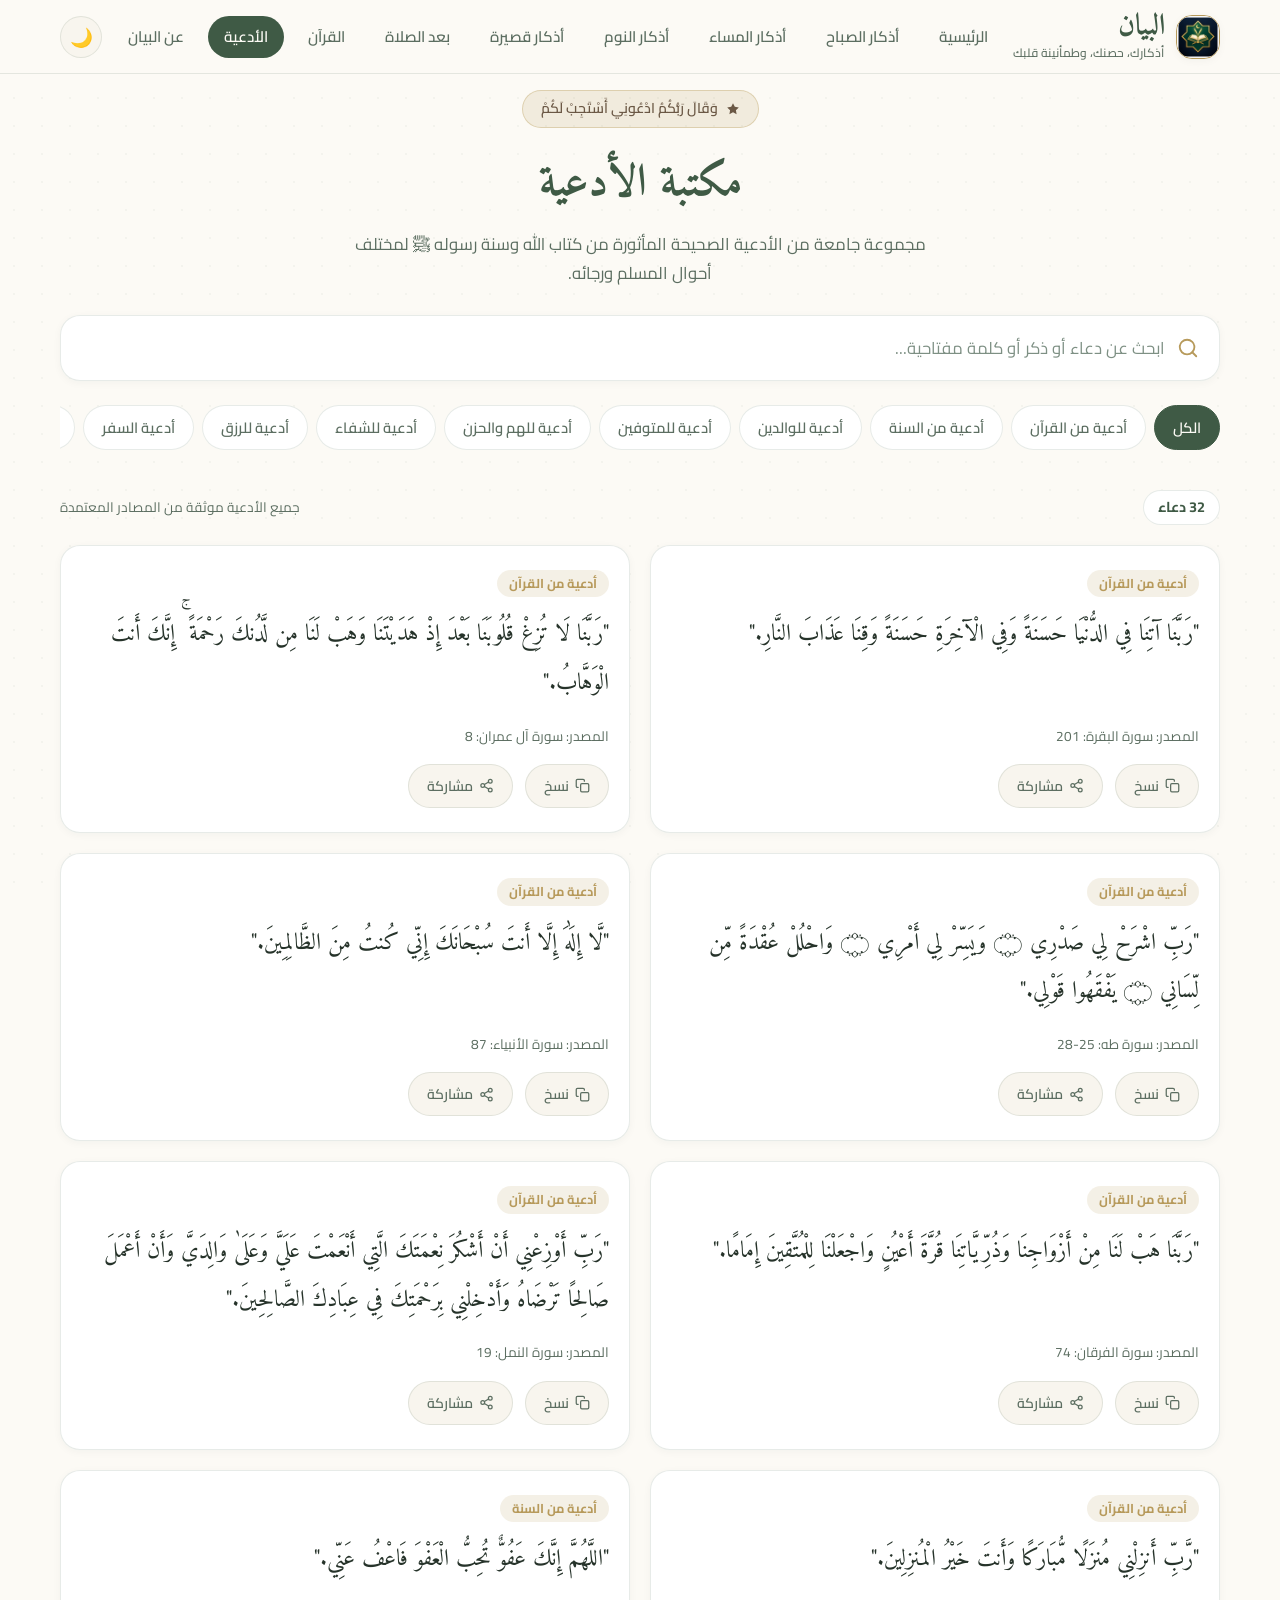
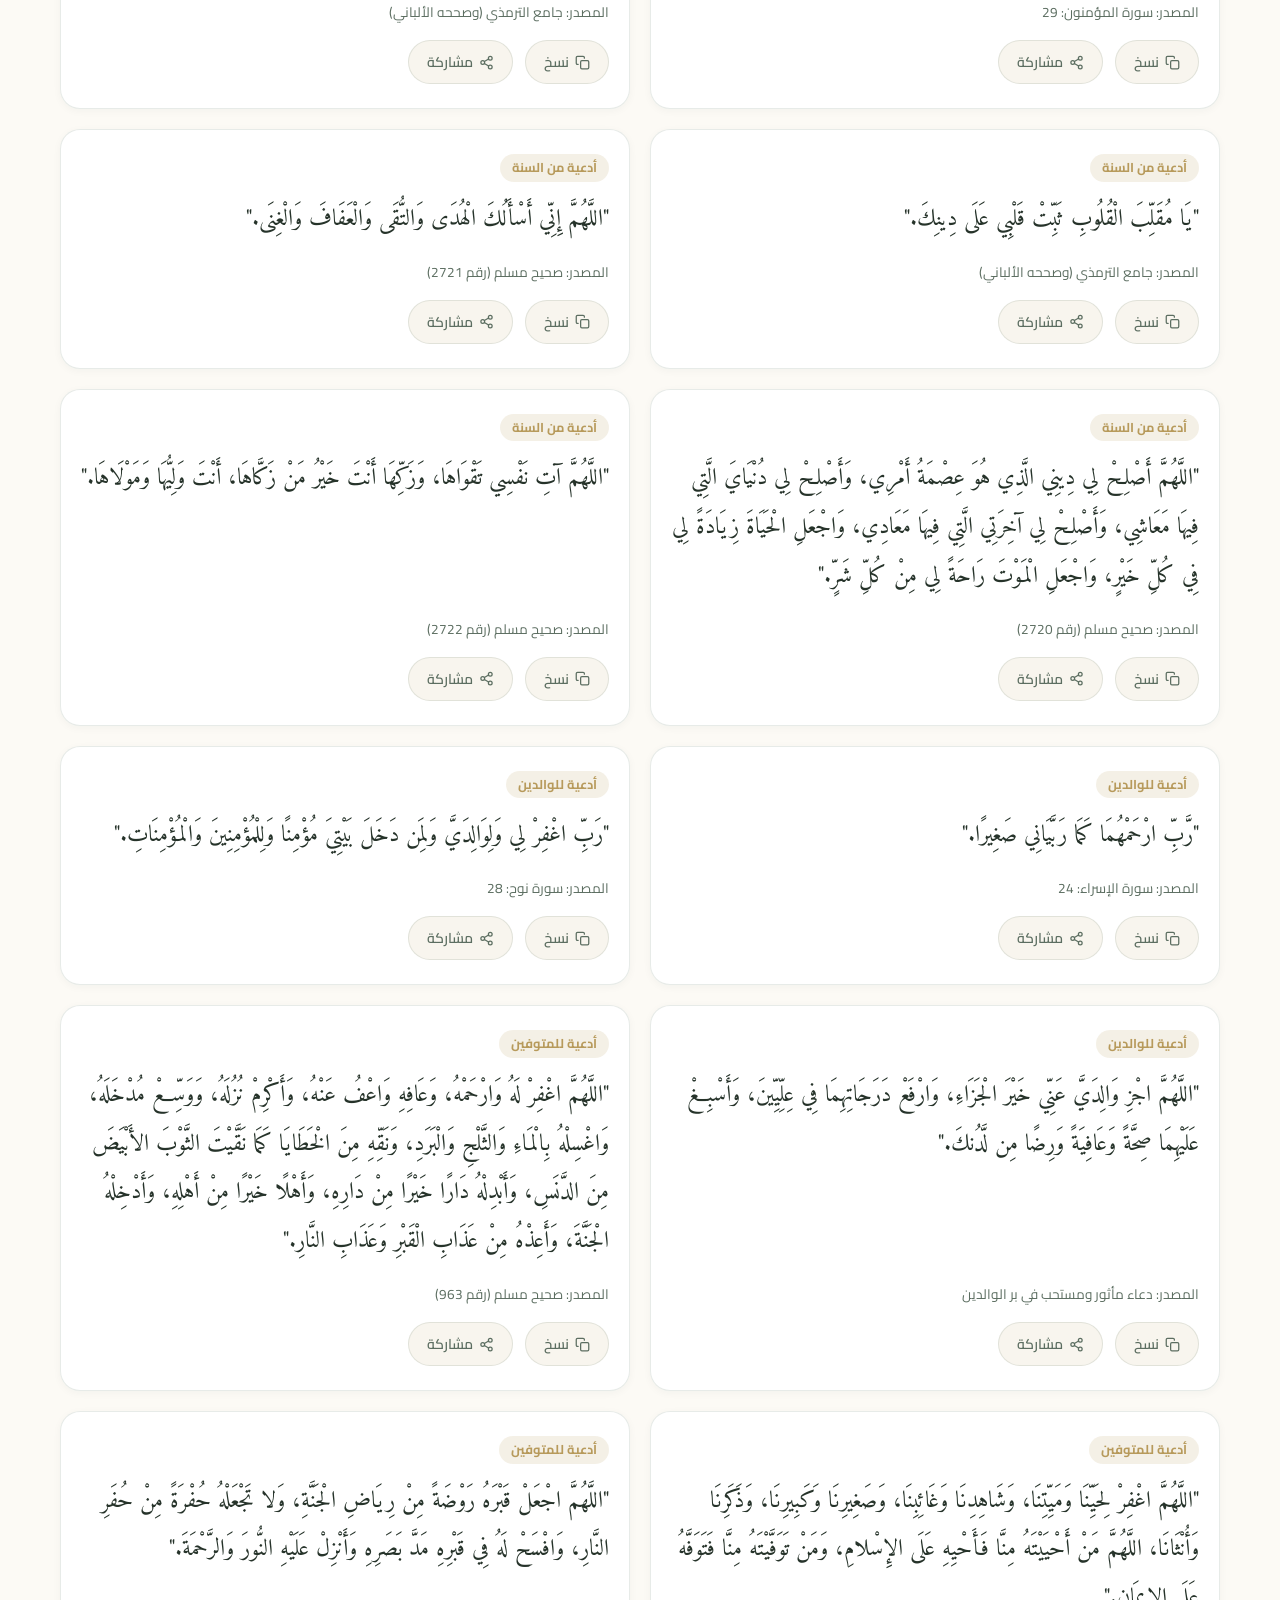
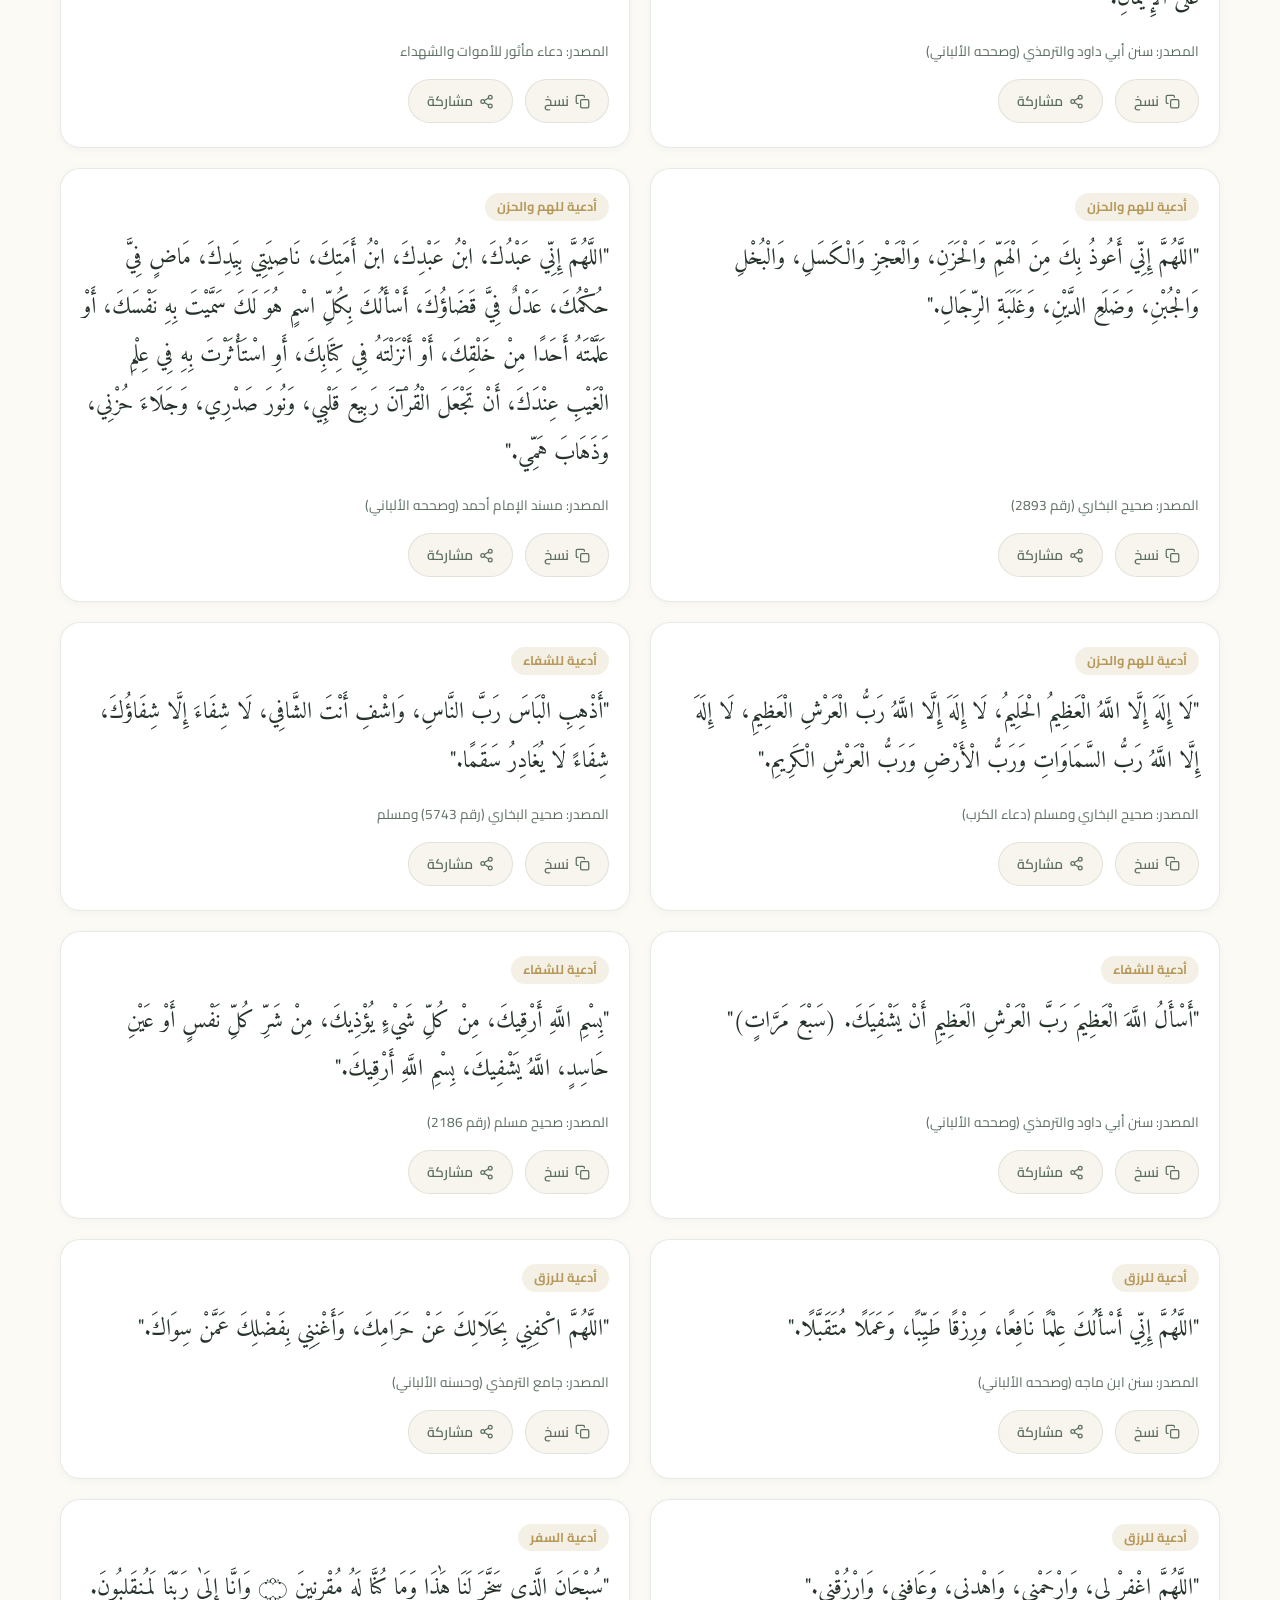
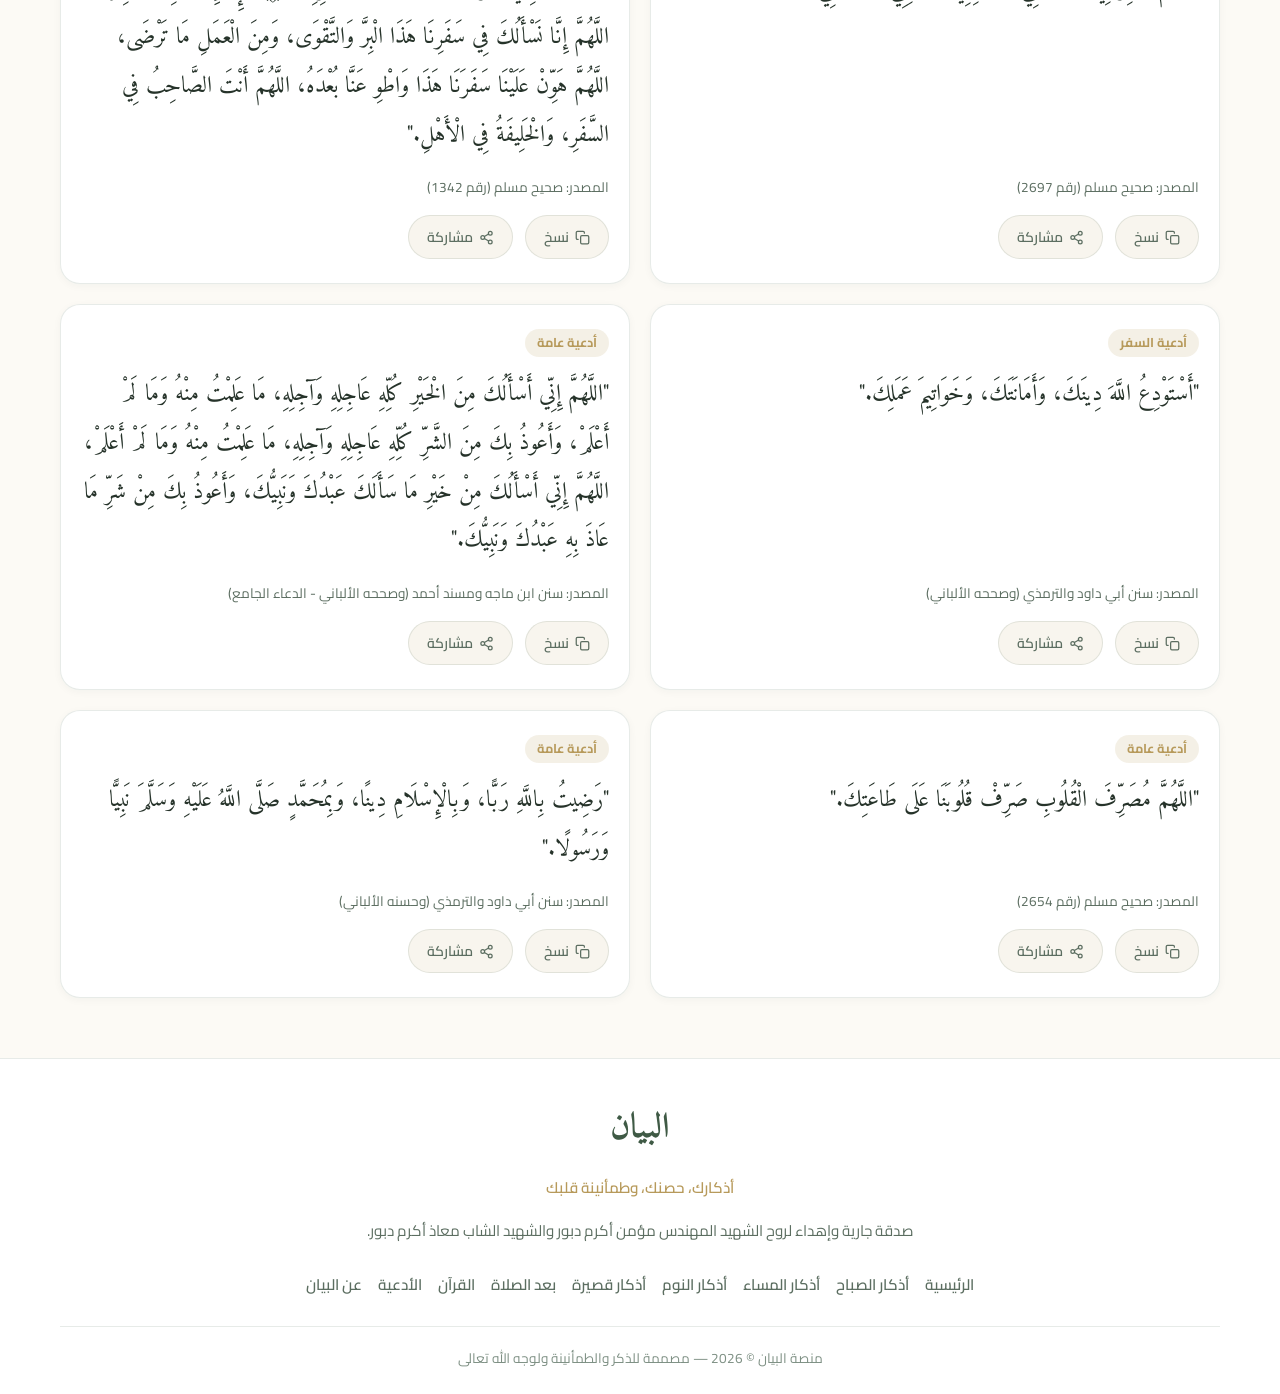
<file: duas.html>
<!DOCTYPE html>
<html lang="ar" dir="rtl">
<head>
  <meta charset="UTF-8">
  <meta name="viewport" content="width=device-width, initial-scale=1.0, viewport-fit=cover">
  <title>الأدعية المأثورة | البيان</title>
  <meta name="description" content="مكتبة أدعية إسلامية جامعة وموثقة من القرآن الكريم والسنة النبوية الشريفة، مرتبة حسب أحوال المسلم مع إمكانية البحث والنسخ والمشاركة.">
  <meta property="og:title" content="مكتبة الأدعية المأثورة | منصة البيان">
  <meta property="og:description" content="أدعية من القرآن والسنة لمختلف أحوال الحياة.">

  <!-- Stylesheet -->
  <link rel="stylesheet" href="css/style.css">
  <!-- Progressive Web App -->
  <meta name="theme-color" content="#1f5a47">
  <meta name="mobile-web-app-capable" content="yes">
  <meta name="apple-mobile-web-app-capable" content="yes">
  <meta name="apple-mobile-web-app-status-bar-style" content="default">
  <meta name="apple-mobile-web-app-title" content="البيان">
  <link rel="manifest" href="manifest.webmanifest">
  <link rel="icon" href="assets/icons/icon-192-v2.png" type="image/png">
  <link rel="apple-touch-icon" href="assets/icons/icon-192-v2.png">
</head>
<body>

  <!-- Header -->
  <header class="site-header">
    <div class="container header-container">
      <a href="index.html" class="logo-link" aria-label="الصفحة الرئيسية لمنصة البيان">
        <div class="logo-badge" aria-hidden="true">
          <img src="assets/icons/icon-192-v2.png" alt="">
        </div>
        <div class="logo-text-group">
          <span class="logo-title">البيان</span>
          <span class="logo-subtitle">أذكارك، حصنك، وطمأنينة قلبك</span>
        </div>
      </a>

      <nav class="main-nav" aria-label="القائمة الرئيسية">
          <a href="index.html" class="nav-link">الرئيسية</a>
          <a href="morning.html" class="nav-link">أذكار الصباح</a>
          <a href="evening.html" class="nav-link">أذكار المساء</a>
          <a href="sleep.html" class="nav-link">أذكار النوم</a>
          <a href="short-adhkar.html" class="nav-link">أذكار قصيرة</a>
          <a href="prayer-adhkar.html" class="nav-link">بعد الصلاة</a>
          <a href="quran.html" class="nav-link">القرآن</a>
          <a href="duas.html" class="nav-link active" aria-current="page">الأدعية</a>
          <a href="about.html" class="nav-link">عن البيان</a>
      </nav>

      <div class="header-actions">
        <button class="theme-toggle-btn" aria-label="تبديل المظهر" title="تبديل المظهر" type="button">🌙</button>
        <button class="mobile-menu-btn" aria-label="فتح القائمة" aria-expanded="false" aria-controls="mobile-nav-drawer" type="button">
          <svg width="24" height="24" viewBox="0 0 24 24" fill="none" stroke="currentColor" stroke-width="2" stroke-linecap="round" stroke-linejoin="round">
            <line x1="3" y1="12" x2="21" y2="12"></line>
            <line x1="3" y1="6" x2="21" y2="6"></line>
            <line x1="3" y1="18" x2="21" y2="18"></line>
          </svg>
        </button>
      </div>
    </div>
  </header>

  <!-- قائمة الهاتف: تعمل من الملفات المخزنة بعد أول زيارة -->
  <nav id="mobile-nav-drawer" class="mobile-nav-drawer" aria-label="قائمة الهاتف">
    <a href="index.html" class="mobile-nav-link">الرئيسية</a>
    <a href="morning.html" class="mobile-nav-link">أذكار الصباح</a>
    <a href="evening.html" class="mobile-nav-link">أذكار المساء</a>
    <a href="sleep.html" class="mobile-nav-link">أذكار النوم</a>
    <a href="short-adhkar.html" class="mobile-nav-link">أذكار قصيرة</a>
    <a href="prayer-adhkar.html" class="mobile-nav-link">أذكار ما بعد الصلاة</a>
    <a href="quran.html" class="mobile-nav-link">القرآن الكريم</a>
    <a href="duas.html" class="mobile-nav-link active" aria-current="page">الأدعية</a>
    <a href="about.html" class="mobile-nav-link">عن البيان</a>
  </nav>

  <!-- Main Content -->
  <main class="main-content">
    <div class="container">

      <!-- Section Title Header -->
      <section style="text-align: center; margin-bottom: 28px;">
        <span class="hero-pill">
          <svg width="14" height="14" viewBox="0 0 24 24" fill="currentColor"><path d="M12 2l3.09 6.26L22 9.27l-5 4.87 1.18 6.88L12 17.77l-6.18 3.25L7 14.14 2 9.27l6.91-1.01L12 2z"/></svg>
          وَقَالَ رَبُّكُمُ ادْعُونِي أَسْتَجِبْ لَكُمْ
        </span>
        <h1 style="font-family: var(--font-quran); font-size: 2.8rem; font-weight: 700; color: var(--primary); margin-bottom: 8px;">مكتبة الأدعية</h1>
        <p style="color: var(--text-muted); font-size: 1.05rem; max-width: 600px; margin: 0 auto;">
          مجموعة جامعة من الأدعية الصحيحة المأثورة من كتاب الله وسنة رسوله ﷺ لمختلف أحوال المسلم ورجائه.
        </p>
      </section>

      <!-- Search Box -->
      <div class="duas-search-box">
        <svg width="22" height="22" viewBox="0 0 24 24" fill="none" stroke="currentColor" stroke-width="2" stroke-linecap="round" stroke-linejoin="round" style="color: var(--gold);"><circle cx="11" cy="11" r="8"></circle><line x1="21" y1="21" x2="16.65" y2="16.65"></line></svg>
        <input type="text" id="duas-search-input" class="search-input" placeholder="ابحث عن دعاء أو ذكر أو كلمة مفتاحية..." aria-label="ابحث في الأدعية">
        <button id="clear-search-btn" style="display: none; padding: 4px; color: var(--text-light);" aria-label="مسح البحث" type="button">
          <svg width="18" height="18" viewBox="0 0 24 24" fill="none" stroke="currentColor" stroke-width="2"><line x1="18" y1="6" x2="6" y2="18"></line><line x1="6" y1="6" x2="18" y2="18"></line></svg>
        </button>
      </div>

      <!-- Categories Filter Bar -->
      <div class="category-filter-bar" role="tablist" aria-label="تصنيفات الأدعية">
        <button class="category-chip active" data-category="all" role="tab" aria-selected="true" type="button">الكل</button>
        <button class="category-chip" data-category="quran" role="tab" aria-selected="false" type="button">أدعية من القرآن</button>
        <button class="category-chip" data-category="sunnah" role="tab" aria-selected="false" type="button">أدعية من السنة</button>
        <button class="category-chip" data-category="parents" role="tab" aria-selected="false" type="button">أدعية للوالدين</button>
        <button class="category-chip" data-category="deceased" role="tab" aria-selected="false" type="button">أدعية للمتوفين</button>
        <button class="category-chip" data-category="distress" role="tab" aria-selected="false" type="button">أدعية للهم والحزن</button>
        <button class="category-chip" data-category="healing" role="tab" aria-selected="false" type="button">أدعية للشفاء</button>
        <button class="category-chip" data-category="provision" role="tab" aria-selected="false" type="button">أدعية للرزق</button>
        <button class="category-chip" data-category="travel" role="tab" aria-selected="false" type="button">أدعية السفر</button>
        <button class="category-chip" data-category="general" role="tab" aria-selected="false" type="button">أدعية عامة</button>
      </div>

      <!-- Counter and Info Row -->
      <div style="display: flex; align-items: center; justify-content: space-between; margin-bottom: 20px;">
        <span id="duas-count-badge" style="font-size: 0.9rem; font-weight: 700; color: var(--primary); background: var(--surface); padding: 4px 14px; border-radius: var(--radius-full); border: 1px solid var(--border);">
          ...
        </span>
        <span style="font-size: 0.85rem; color: var(--text-muted);">
          جميع الأدعية موثقة من المصادر المعتمدة
        </span>
      </div>

      <!-- Duas Cards Grid -->
      <div class="duas-grid" id="duas-grid-container" aria-live="polite">
        <!-- Rendered by DuasController -->
      </div>

    </div>
  </main>

  <!-- Footer -->
  <footer class="site-footer">
    <div class="container footer-content">
      <div class="footer-logo">البيان</div>
      <div class="footer-slogan">أذكارك، حصنك، وطمأنينة قلبك</div>
      <p class="footer-charity-notice">
        صدقة جارية وإهداء لروح الشهيد المهندس مؤمن أكرم دبور والشهيد الشاب معاذ أكرم دبور.
      </p>

      <div class="footer-links">
        <a href="index.html" class="footer-link">الرئيسية</a>
        <a href="morning.html" class="footer-link">أذكار الصباح</a>
        <a href="evening.html" class="footer-link">أذكار المساء</a>
        <a href="sleep.html" class="footer-link">أذكار النوم</a>
        <a href="short-adhkar.html" class="footer-link">أذكار قصيرة</a>
        <a href="prayer-adhkar.html" class="footer-link">بعد الصلاة</a>
        <a href="quran.html" class="footer-link">القرآن</a>
        <a href="duas.html" class="footer-link">الأدعية</a>
        <a href="about.html" class="footer-link">عن البيان</a>
      </div>

      <div class="footer-copy">
        منصة البيان © 2026 — مصممة للذكر والطمأنينة ولوجه الله تعالى
      </div>
    </div>
  </footer>

  <!-- Scripts -->
  <script src="data/duas.js"></script>
  <script src="js/storage.js"></script>
  <script src="js/main.js"></script>
  <script src="js/duas.js"></script>
  <script src="js/pwa-install.js"></script>
</body>
</html>
</file>
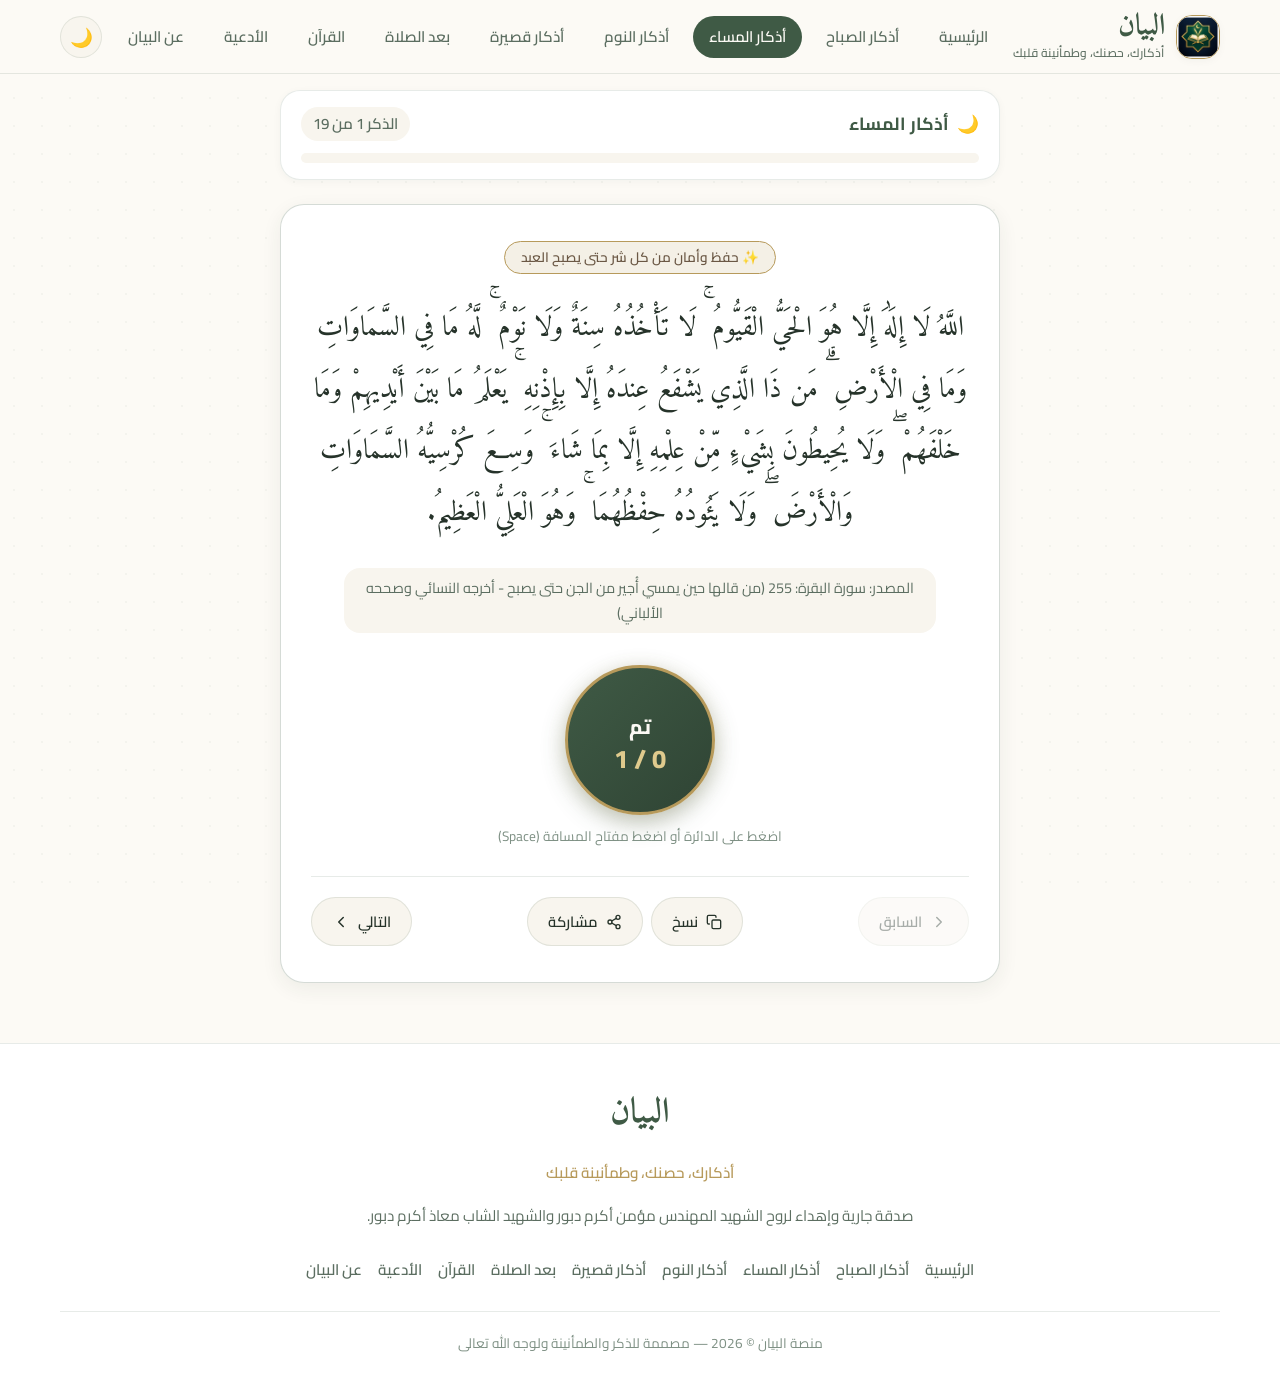
<file: evening.html>
<!DOCTYPE html>
<html lang="ar" dir="rtl">
<head>
  <meta charset="UTF-8">
  <meta name="viewport" content="width=device-width, initial-scale=1.0, viewport-fit=cover">
  <title>أذكار المساء | البيان</title>
  <meta name="description" content="أذكار المساء كاملة وموثقة من صحيح السنة النبوية، تجربة قراءة وتكرار تفاعلية وهادئة تحفظ تقدمك تلقائيًا.">
  <meta property="og:title" content="أذكار المساء | منصة البيان">
  <meta property="og:description" content="اختم يومك بذكر الله وسكينة النفس وحصن ليلتك.">

  <!-- Stylesheet -->
  <link rel="stylesheet" href="css/style.css">
  <!-- Progressive Web App -->
  <meta name="theme-color" content="#1f5a47">
  <meta name="mobile-web-app-capable" content="yes">
  <meta name="apple-mobile-web-app-capable" content="yes">
  <meta name="apple-mobile-web-app-status-bar-style" content="default">
  <meta name="apple-mobile-web-app-title" content="البيان">
  <link rel="manifest" href="manifest.webmanifest">
  <link rel="icon" href="assets/icons/icon-192-v2.png" type="image/png">
  <link rel="apple-touch-icon" href="assets/icons/icon-192-v2.png">
</head>
<body>

  <!-- Header -->
  <header class="site-header">
    <div class="container header-container">
      <a href="index.html" class="logo-link" aria-label="الصفحة الرئيسية لمنصة البيان">
        <div class="logo-badge" aria-hidden="true">
          <img src="assets/icons/icon-192-v2.png" alt="">
        </div>
        <div class="logo-text-group">
          <span class="logo-title">البيان</span>
          <span class="logo-subtitle">أذكارك، حصنك، وطمأنينة قلبك</span>
        </div>
      </a>

      <nav class="main-nav" aria-label="القائمة الرئيسية">
          <a href="index.html" class="nav-link">الرئيسية</a>
          <a href="morning.html" class="nav-link">أذكار الصباح</a>
          <a href="evening.html" class="nav-link active" aria-current="page">أذكار المساء</a>
          <a href="sleep.html" class="nav-link">أذكار النوم</a>
          <a href="short-adhkar.html" class="nav-link">أذكار قصيرة</a>
          <a href="prayer-adhkar.html" class="nav-link">بعد الصلاة</a>
          <a href="quran.html" class="nav-link">القرآن</a>
          <a href="duas.html" class="nav-link">الأدعية</a>
          <a href="about.html" class="nav-link">عن البيان</a>
      </nav>

      <div class="header-actions">
        <button class="theme-toggle-btn" aria-label="تبديل المظهر" title="تبديل المظهر" type="button">🌙</button>
        <button class="mobile-menu-btn" aria-label="فتح القائمة" aria-expanded="false" aria-controls="mobile-nav-drawer" type="button">
          <svg width="24" height="24" viewBox="0 0 24 24" fill="none" stroke="currentColor" stroke-width="2" stroke-linecap="round" stroke-linejoin="round">
            <line x1="3" y1="12" x2="21" y2="12"></line>
            <line x1="3" y1="6" x2="21" y2="6"></line>
            <line x1="3" y1="18" x2="21" y2="18"></line>
          </svg>
        </button>
      </div>
    </div>
  </header>

  <!-- قائمة الهاتف: تعمل من الملفات المخزنة بعد أول زيارة -->
  <nav id="mobile-nav-drawer" class="mobile-nav-drawer" aria-label="قائمة الهاتف">
    <a href="index.html" class="mobile-nav-link">الرئيسية</a>
    <a href="morning.html" class="mobile-nav-link">أذكار الصباح</a>
    <a href="evening.html" class="mobile-nav-link active" aria-current="page">أذكار المساء</a>
    <a href="sleep.html" class="mobile-nav-link">أذكار النوم</a>
    <a href="short-adhkar.html" class="mobile-nav-link">أذكار قصيرة</a>
    <a href="prayer-adhkar.html" class="mobile-nav-link">أذكار ما بعد الصلاة</a>
    <a href="quran.html" class="mobile-nav-link">القرآن الكريم</a>
    <a href="duas.html" class="mobile-nav-link">الأدعية</a>
    <a href="about.html" class="mobile-nav-link">عن البيان</a>
  </nav>

  <!-- Main Content -->
  <main class="main-content">
    <div class="container session-container">

      <!-- Session Meta Bar -->
      <div class="session-header-bar">
        <div class="session-meta-row">
          <div class="session-title-tag">
            <span>🌙</span>
            <span id="session-title-tag">أذكار المساء</span>
          </div>
          <div class="session-step-counter" id="session-step-counter">
            الذكر 1 من ...
          </div>
        </div>
        <div class="progress-track" aria-label="نسبة إنجاز أذكار المساء" role="progressbar">
          <div class="progress-fill" id="session-progress-fill" style="width: 0%;"></div>
        </div>
      </div>

      <!-- Main Dynamic Dhikr Card Container -->
      <div id="session-wrapper">
        <!-- Rendered by DhikrSessionEngine -->
      </div>

    </div>
  </main>

  <!-- Footer -->
  <footer class="site-footer">
    <div class="container footer-content">
      <div class="footer-logo">البيان</div>
      <div class="footer-slogan">أذكارك، حصنك، وطمأنينة قلبك</div>
      <p class="footer-charity-notice">
        صدقة جارية وإهداء لروح الشهيد المهندس مؤمن أكرم دبور والشهيد الشاب معاذ أكرم دبور.
      </p>

      <div class="footer-links">
        <a href="index.html" class="footer-link">الرئيسية</a>
        <a href="morning.html" class="footer-link">أذكار الصباح</a>
        <a href="evening.html" class="footer-link">أذكار المساء</a>
        <a href="sleep.html" class="footer-link">أذكار النوم</a>
        <a href="short-adhkar.html" class="footer-link">أذكار قصيرة</a>
        <a href="prayer-adhkar.html" class="footer-link">بعد الصلاة</a>
        <a href="quran.html" class="footer-link">القرآن</a>
        <a href="duas.html" class="footer-link">الأدعية</a>
        <a href="about.html" class="footer-link">عن البيان</a>
      </div>

      <div class="footer-copy">
        منصة البيان © 2026 — مصممة للذكر والطمأنينة ولوجه الله تعالى
      </div>
    </div>
  </footer>

  <!-- Scripts -->
  <script src="data/evening-adhkar.js"></script>
  <script src="js/storage.js"></script>
  <script src="js/main.js"></script>
  <script src="js/dhikr-session.js"></script>
  <script src="js/evening.js"></script>
  <script src="js/pwa-install.js"></script>
</body>
</html>
</file>
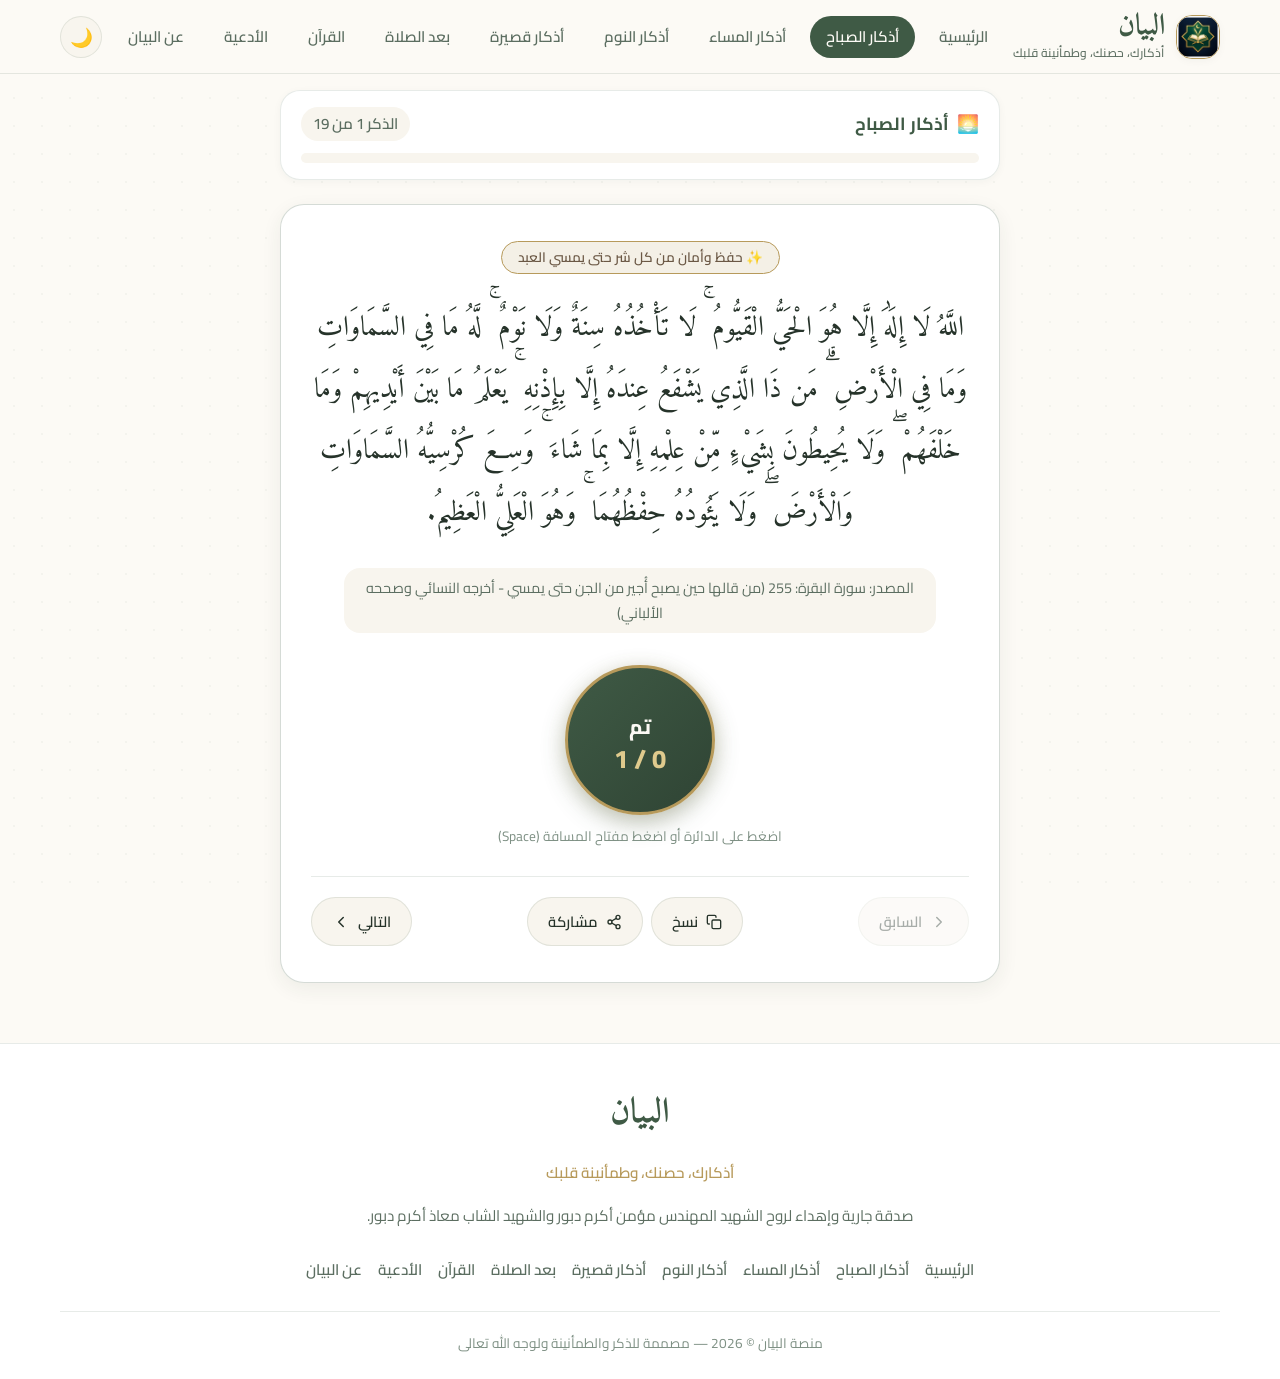
<file: morning.html>
<!DOCTYPE html>
<html lang="ar" dir="rtl">
<head>
  <meta charset="UTF-8">
  <meta name="viewport" content="width=device-width, initial-scale=1.0, viewport-fit=cover">
  <title>أذكار الصباح | البيان</title>
  <meta name="description" content="أذكار الصباح كاملة وموثقة من صحيح السنة النبوية، تجربة قراءة وتكرار تفاعلية وهادئة تحفظ تقدمك تلقائيًا.">
  <meta property="og:title" content="أذكار الصباح | منصة البيان">
  <meta property="og:description" content="ابدأ صباحك بذكر الله وطمأنينة القلب.">

  <!-- Stylesheet -->
  <link rel="stylesheet" href="css/style.css">
  <!-- Progressive Web App -->
  <meta name="theme-color" content="#1f5a47">
  <meta name="mobile-web-app-capable" content="yes">
  <meta name="apple-mobile-web-app-capable" content="yes">
  <meta name="apple-mobile-web-app-status-bar-style" content="default">
  <meta name="apple-mobile-web-app-title" content="البيان">
  <link rel="manifest" href="manifest.webmanifest">
  <link rel="icon" href="assets/icons/icon-192-v2.png" type="image/png">
  <link rel="apple-touch-icon" href="assets/icons/icon-192-v2.png">
</head>
<body>

  <!-- Header -->
  <header class="site-header">
    <div class="container header-container">
      <a href="index.html" class="logo-link" aria-label="الصفحة الرئيسية لمنصة البيان">
        <div class="logo-badge" aria-hidden="true">
          <img src="assets/icons/icon-192-v2.png" alt="">
        </div>
        <div class="logo-text-group">
          <span class="logo-title">البيان</span>
          <span class="logo-subtitle">أذكارك، حصنك، وطمأنينة قلبك</span>
        </div>
      </a>

      <nav class="main-nav" aria-label="القائمة الرئيسية">
          <a href="index.html" class="nav-link">الرئيسية</a>
          <a href="morning.html" class="nav-link active" aria-current="page">أذكار الصباح</a>
          <a href="evening.html" class="nav-link">أذكار المساء</a>
          <a href="sleep.html" class="nav-link">أذكار النوم</a>
          <a href="short-adhkar.html" class="nav-link">أذكار قصيرة</a>
          <a href="prayer-adhkar.html" class="nav-link">بعد الصلاة</a>
          <a href="quran.html" class="nav-link">القرآن</a>
          <a href="duas.html" class="nav-link">الأدعية</a>
          <a href="about.html" class="nav-link">عن البيان</a>
      </nav>

      <div class="header-actions">
        <button class="theme-toggle-btn" aria-label="تبديل المظهر" title="تبديل المظهر" type="button">🌙</button>
        <button class="mobile-menu-btn" aria-label="فتح القائمة" aria-expanded="false" aria-controls="mobile-nav-drawer" type="button">
          <svg width="24" height="24" viewBox="0 0 24 24" fill="none" stroke="currentColor" stroke-width="2" stroke-linecap="round" stroke-linejoin="round">
            <line x1="3" y1="12" x2="21" y2="12"></line>
            <line x1="3" y1="6" x2="21" y2="6"></line>
            <line x1="3" y1="18" x2="21" y2="18"></line>
          </svg>
        </button>
      </div>
    </div>
  </header>

  <!-- قائمة الهاتف: تعمل من الملفات المخزنة بعد أول زيارة -->
  <nav id="mobile-nav-drawer" class="mobile-nav-drawer" aria-label="قائمة الهاتف">
    <a href="index.html" class="mobile-nav-link">الرئيسية</a>
    <a href="morning.html" class="mobile-nav-link active" aria-current="page">أذكار الصباح</a>
    <a href="evening.html" class="mobile-nav-link">أذكار المساء</a>
    <a href="sleep.html" class="mobile-nav-link">أذكار النوم</a>
    <a href="short-adhkar.html" class="mobile-nav-link">أذكار قصيرة</a>
    <a href="prayer-adhkar.html" class="mobile-nav-link">أذكار ما بعد الصلاة</a>
    <a href="quran.html" class="mobile-nav-link">القرآن الكريم</a>
    <a href="duas.html" class="mobile-nav-link">الأدعية</a>
    <a href="about.html" class="mobile-nav-link">عن البيان</a>
  </nav>

  <!-- Main Content -->
  <main class="main-content">
    <div class="container session-container">

      <!-- Session Meta Bar -->
      <div class="session-header-bar">
        <div class="session-meta-row">
          <div class="session-title-tag">
            <span>🌅</span>
            <span id="session-title-tag">أذكار الصباح</span>
          </div>
          <div class="session-step-counter" id="session-step-counter">
            الذكر 1 من ...
          </div>
        </div>
        <div class="progress-track" aria-label="نسبة إنجاز أذكار الصباح" role="progressbar">
          <div class="progress-fill" id="session-progress-fill" style="width: 0%;"></div>
        </div>
      </div>

      <!-- Main Dynamic Dhikr Card Container -->
      <div id="session-wrapper">
        <!-- Rendered by DhikrSessionEngine -->
      </div>

    </div>
  </main>

  <!-- Footer -->
  <footer class="site-footer">
    <div class="container footer-content">
      <div class="footer-logo">البيان</div>
      <div class="footer-slogan">أذكارك، حصنك، وطمأنينة قلبك</div>
      <p class="footer-charity-notice">
        صدقة جارية وإهداء لروح الشهيد المهندس مؤمن أكرم دبور والشهيد الشاب معاذ أكرم دبور.
      </p>

      <div class="footer-links">
        <a href="index.html" class="footer-link">الرئيسية</a>
        <a href="morning.html" class="footer-link">أذكار الصباح</a>
        <a href="evening.html" class="footer-link">أذكار المساء</a>
        <a href="sleep.html" class="footer-link">أذكار النوم</a>
        <a href="short-adhkar.html" class="footer-link">أذكار قصيرة</a>
        <a href="prayer-adhkar.html" class="footer-link">بعد الصلاة</a>
        <a href="quran.html" class="footer-link">القرآن</a>
        <a href="duas.html" class="footer-link">الأدعية</a>
        <a href="about.html" class="footer-link">عن البيان</a>
      </div>

      <div class="footer-copy">
        منصة البيان © 2026 — مصممة للذكر والطمأنينة ولوجه الله تعالى
      </div>
    </div>
  </footer>

  <!-- Scripts -->
  <script src="data/morning-adhkar.js"></script>
  <script src="js/storage.js"></script>
  <script src="js/main.js"></script>
  <script src="js/dhikr-session.js"></script>
  <script src="js/morning.js"></script>
  <script src="js/pwa-install.js"></script>
</body>
</html>
</file>
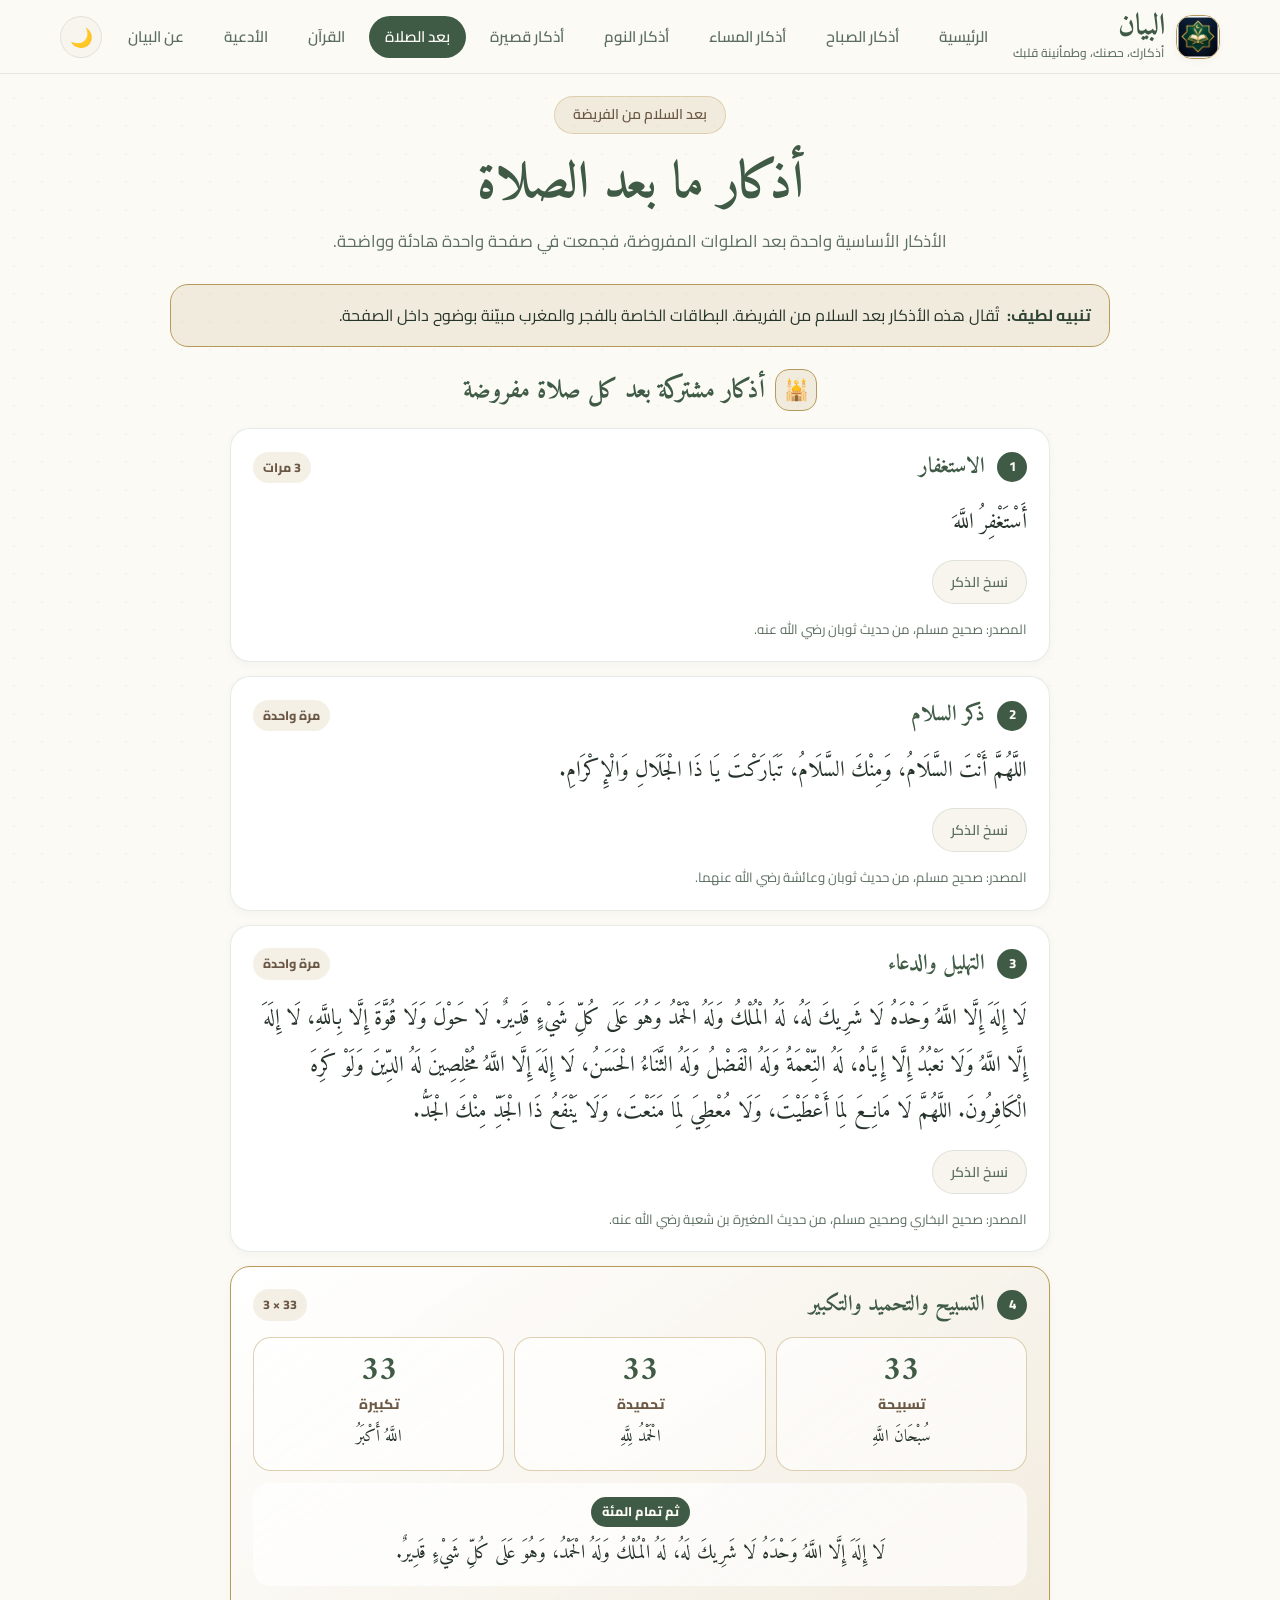
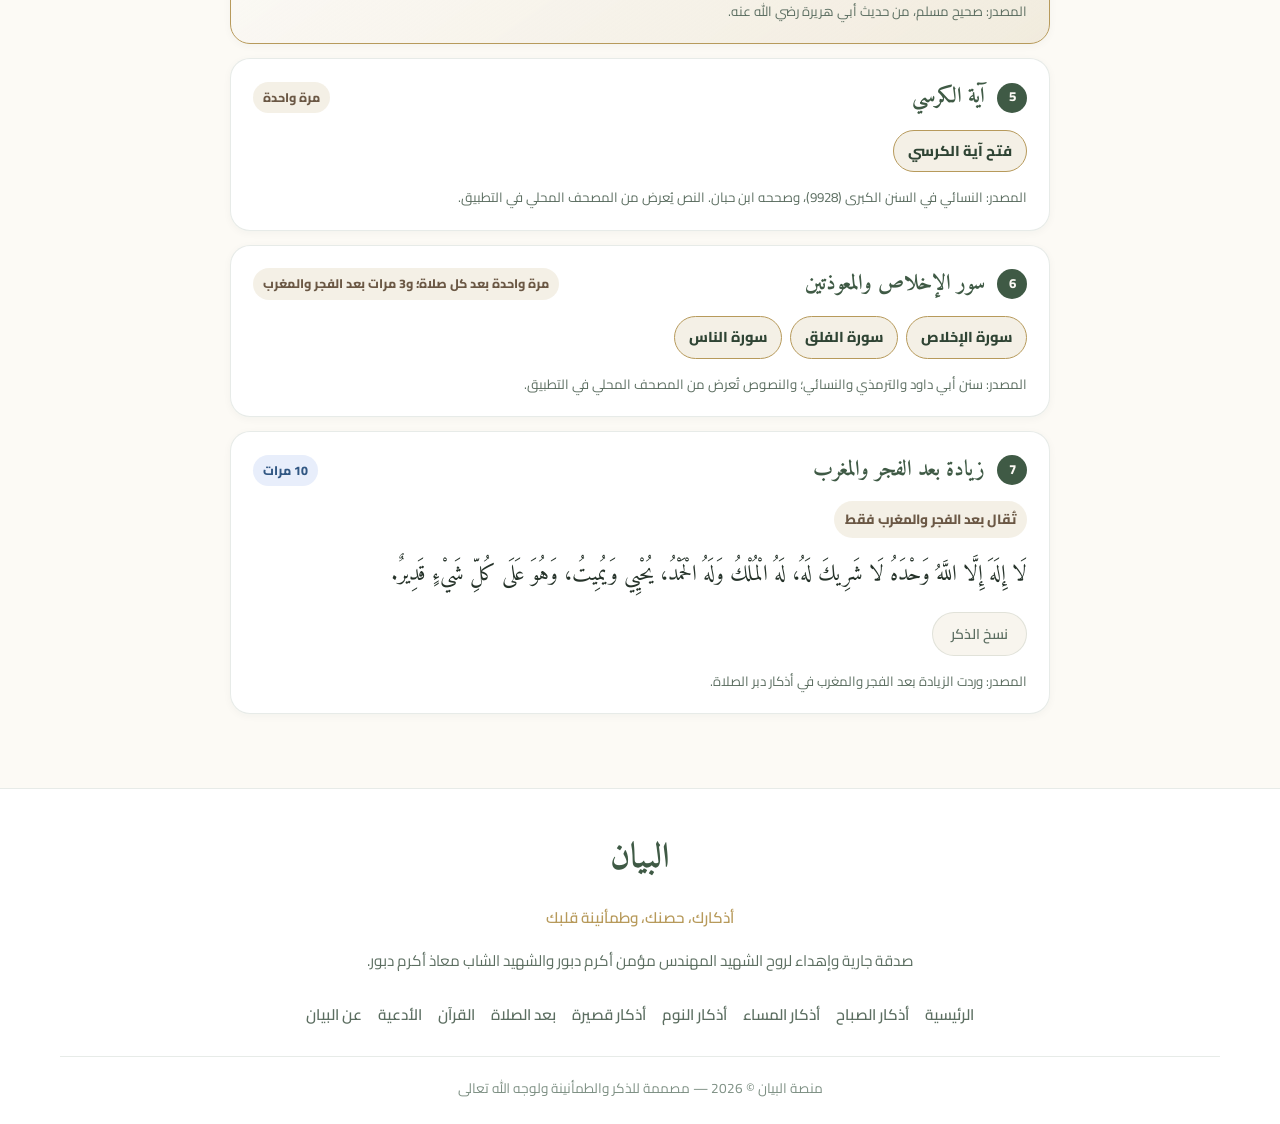
<file: prayer-adhkar.html>
<!DOCTYPE html>
<html lang="ar" dir="rtl">
<head>
  <meta charset="UTF-8">
  <meta name="viewport" content="width=device-width, initial-scale=1.0, viewport-fit=cover">
  <title>أذكار ما بعد الصلاة | البيان</title>
  <meta name="description" content="أذكار مأثورة بعد الصلوات المفروضة، مرتبة في بطاقات واضحة ومثبتة محليًا للعمل دون اتصال.">
  <meta property="og:title" content="أذكار ما بعد الصلاة | منصة البيان">
  <meta property="og:description" content="أذكار مأثورة بعد كل صلاة مفروضة، في تجربة هادئة تعمل دون اتصال.">
  <link rel="stylesheet" href="css/style.css">
  <meta name="theme-color" content="#1f5a47">
  <meta name="mobile-web-app-capable" content="yes">
  <meta name="apple-mobile-web-app-capable" content="yes">
  <meta name="apple-mobile-web-app-status-bar-style" content="default">
  <meta name="apple-mobile-web-app-title" content="البيان">
  <link rel="manifest" href="manifest.webmanifest">
  <link rel="icon" href="assets/icons/icon-192-v2.png" type="image/png">
  <link rel="apple-touch-icon" href="assets/icons/icon-192-v2.png">
</head>
<body>
  <header class="site-header">
    <div class="container header-container">
      <a href="index.html" class="logo-link" aria-label="الصفحة الرئيسية لمنصة البيان">
        <div class="logo-badge" aria-hidden="true"><img src="assets/icons/icon-192-v2.png" alt=""></div>
        <div class="logo-text-group"><span class="logo-title">البيان</span><span class="logo-subtitle">أذكارك، حصنك، وطمأنينة قلبك</span></div>
      </a>
      <nav class="main-nav" aria-label="القائمة الرئيسية">
        <a href="index.html" class="nav-link">الرئيسية</a>
        <a href="morning.html" class="nav-link">أذكار الصباح</a>
        <a href="evening.html" class="nav-link">أذكار المساء</a>
        <a href="sleep.html" class="nav-link">أذكار النوم</a>
        <a href="short-adhkar.html" class="nav-link">أذكار قصيرة</a>
        <a href="prayer-adhkar.html" class="nav-link active" aria-current="page">بعد الصلاة</a>
        <a href="quran.html" class="nav-link">القرآن</a>
        <a href="duas.html" class="nav-link">الأدعية</a>
        <a href="about.html" class="nav-link">عن البيان</a>
      </nav>
      <div class="header-actions">
        <button class="theme-toggle-btn" aria-label="تبديل المظهر" title="تبديل المظهر" type="button">🌙</button>
        <button class="mobile-menu-btn" aria-label="فتح القائمة" aria-expanded="false" aria-controls="mobile-nav-drawer" type="button">
          <svg width="24" height="24" viewBox="0 0 24 24" fill="none" stroke="currentColor" stroke-width="2" stroke-linecap="round" stroke-linejoin="round"><line x1="3" y1="12" x2="21" y2="12"></line><line x1="3" y1="6" x2="21" y2="6"></line><line x1="3" y1="18" x2="21" y2="18"></line></svg>
        </button>
      </div>
    </div>
  </header>

  <nav id="mobile-nav-drawer" class="mobile-nav-drawer" aria-label="قائمة الهاتف">
    <a href="index.html" class="mobile-nav-link">الرئيسية</a>
    <a href="morning.html" class="mobile-nav-link">أذكار الصباح</a>
    <a href="evening.html" class="mobile-nav-link">أذكار المساء</a>
    <a href="sleep.html" class="mobile-nav-link">أذكار النوم</a>
    <a href="short-adhkar.html" class="mobile-nav-link">أذكار قصيرة</a>
    <a href="prayer-adhkar.html" class="mobile-nav-link active" aria-current="page">أذكار ما بعد الصلاة</a>
    <a href="quran.html" class="mobile-nav-link">القرآن الكريم</a>
    <a href="duas.html" class="mobile-nav-link">الأدعية</a>
    <a href="about.html" class="mobile-nav-link">عن البيان</a>
  </nav>

  <main class="main-content">
    <div class="container prayer-adhkar-container">
      <section class="prayer-adhkar-hero" aria-labelledby="prayer-adhkar-title">
        <span class="hero-pill">بعد السلام من الفريضة</span>
        <h1 id="prayer-adhkar-title">أذكار ما بعد الصلاة</h1>
        <p>الأذكار الأساسية واحدة بعد الصلوات المفروضة، فجمعت في صفحة واحدة هادئة وواضحة.</p>
      </section>

      <section class="prayer-guide-note" aria-label="تنبيه عن أذكار ما بعد الصلاة">
        <strong>تنبيه لطيف:</strong>
        <span>تُقال هذه الأذكار بعد السلام من الفريضة. البطاقات الخاصة بالفجر والمغرب مبيّنة بوضوح داخل الصفحة.</span>
      </section>

      <section id="prayer-adhkar-content" class="prayer-adhkar-list" aria-live="polite"></section>
    </div>
  </main>

  <footer class="site-footer">
    <div class="container footer-content">
      <div class="footer-logo">البيان</div>
      <div class="footer-slogan">أذكارك، حصنك، وطمأنينة قلبك</div>
      <p class="footer-charity-notice">صدقة جارية وإهداء لروح الشهيد المهندس مؤمن أكرم دبور والشهيد الشاب معاذ أكرم دبور.</p>
      <div class="footer-links">
        <a href="index.html" class="footer-link">الرئيسية</a>
        <a href="morning.html" class="footer-link">أذكار الصباح</a>
        <a href="evening.html" class="footer-link">أذكار المساء</a>
        <a href="sleep.html" class="footer-link">أذكار النوم</a>
        <a href="short-adhkar.html" class="footer-link">أذكار قصيرة</a>
        <a href="prayer-adhkar.html" class="footer-link">بعد الصلاة</a>
        <a href="quran.html" class="footer-link">القرآن</a>
        <a href="duas.html" class="footer-link">الأدعية</a>
        <a href="about.html" class="footer-link">عن البيان</a>
      </div>
      <div class="footer-copy">منصة البيان © 2026 — مصممة للذكر والطمأنينة ولوجه الله تعالى</div>
    </div>
  </footer>

  <script src="data/prayer-adhkar.js"></script>
  <script src="js/storage.js"></script>
  <script src="js/main.js"></script>
  <script src="js/prayer-adhkar.js"></script>
  <script src="js/pwa-install.js"></script>
</body>
</html>
</file>
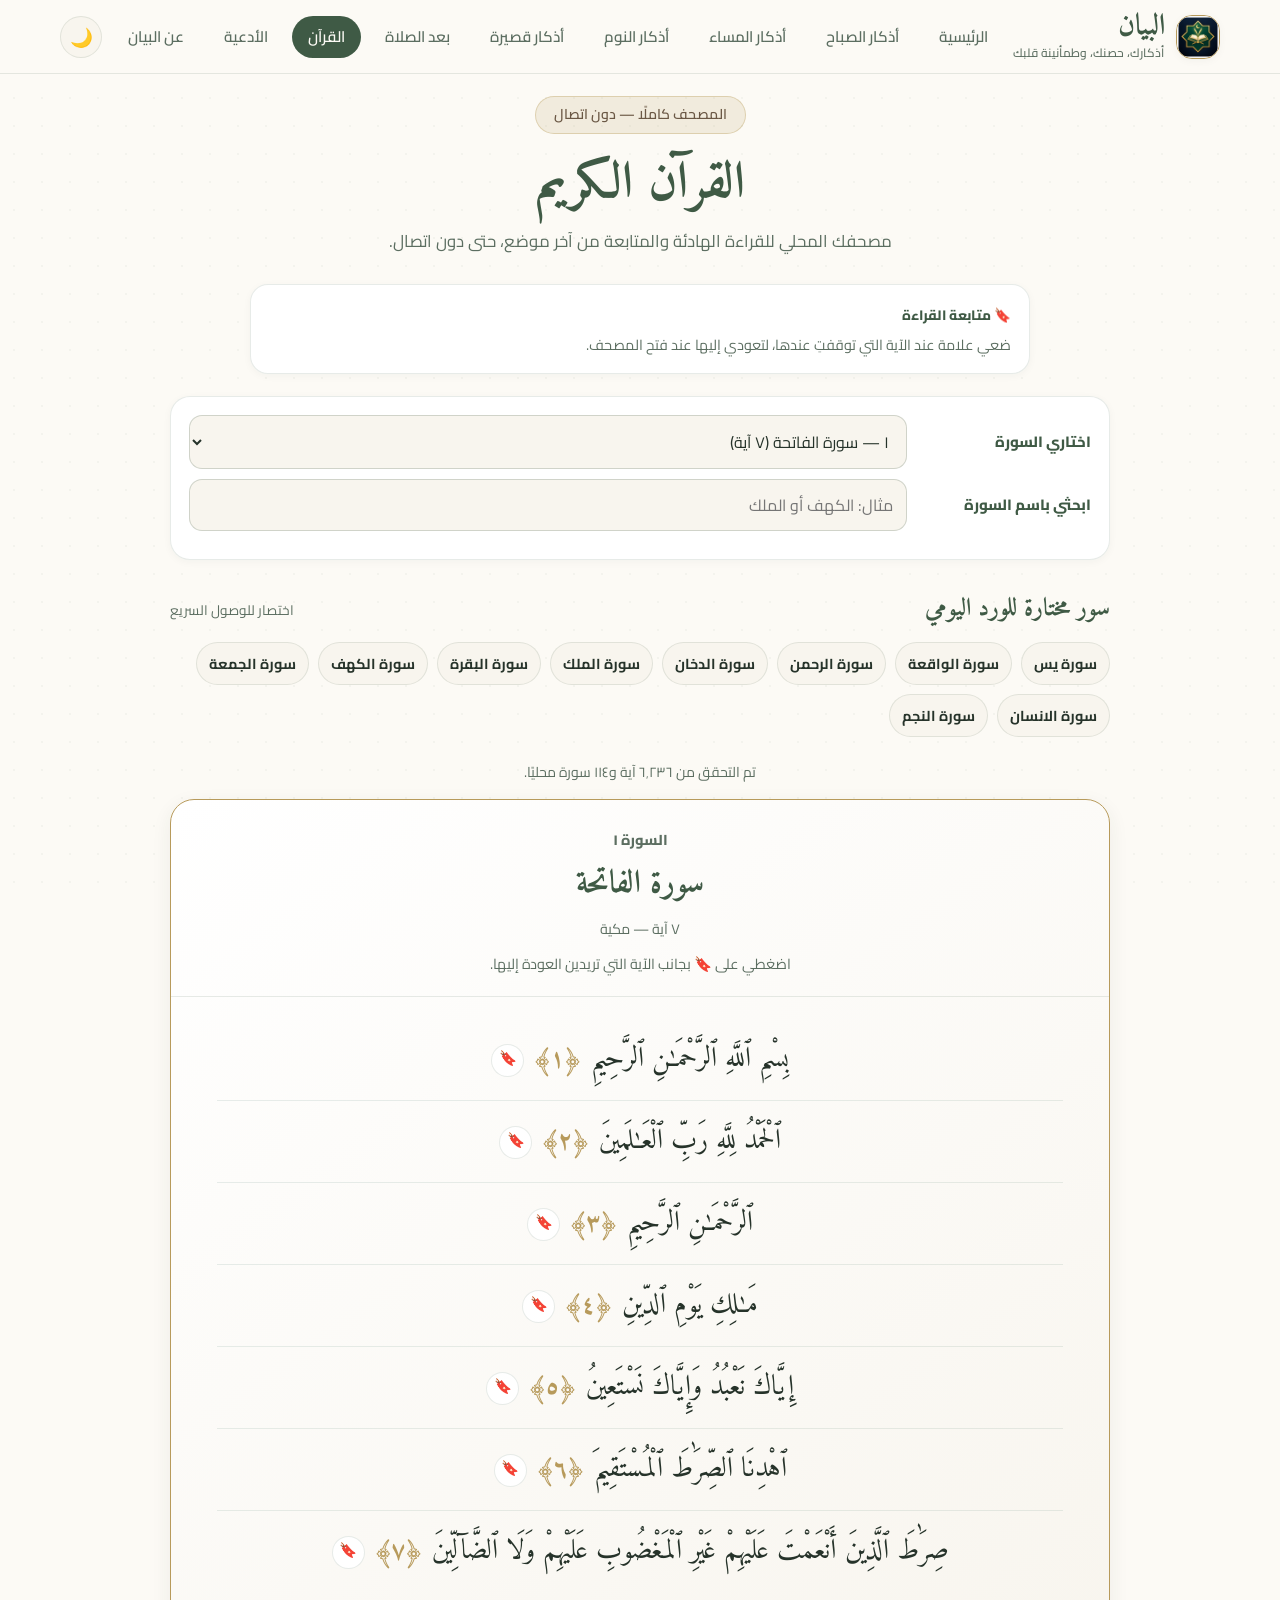
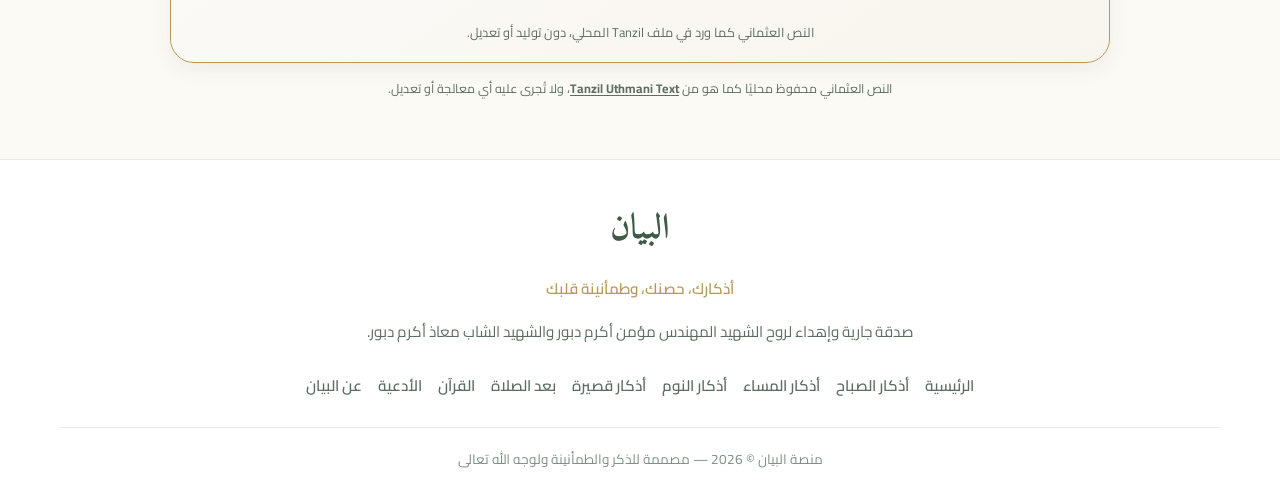
<file: quran.html>
<!DOCTYPE html>
<html lang="ar" dir="rtl">
<head>
  <meta charset="UTF-8">
  <meta name="viewport" content="width=device-width, initial-scale=1.0, viewport-fit=cover">
  <title>القرآن الكريم | البيان</title>
  <meta name="description" content="المصحف كاملًا بالنص العثماني من Tanzil، متاح محليًا داخل تطبيق البيان للعمل دون اتصال بعد التثبيت.">
  <meta property="og:title" content="القرآن الكريم | منصة البيان">
  <meta property="og:description" content="المصحف كاملًا بالنص العثماني، يعمل دون اتصال بعد التثبيت.">
  <link rel="stylesheet" href="css/style.css">
  <meta name="theme-color" content="#1f5a47">
  <meta name="mobile-web-app-capable" content="yes">
  <meta name="apple-mobile-web-app-capable" content="yes">
  <meta name="apple-mobile-web-app-status-bar-style" content="default">
  <meta name="apple-mobile-web-app-title" content="البيان">
  <link rel="manifest" href="manifest.webmanifest">
  <link rel="icon" href="assets/icons/icon-192-v2.png" type="image/png">
  <link rel="apple-touch-icon" href="assets/icons/icon-192-v2.png">
</head>
<body>
  <header class="site-header">
    <div class="container header-container">
      <a href="index.html" class="logo-link" aria-label="الصفحة الرئيسية لمنصة البيان">
        <div class="logo-badge" aria-hidden="true"><img src="assets/icons/icon-192-v2.png" alt=""></div>
        <div class="logo-text-group"><span class="logo-title">البيان</span><span class="logo-subtitle">أذكارك، حصنك، وطمأنينة قلبك</span></div>
      </a>
      <nav class="main-nav" aria-label="القائمة الرئيسية">
        <a href="index.html" class="nav-link">الرئيسية</a>
        <a href="morning.html" class="nav-link">أذكار الصباح</a>
        <a href="evening.html" class="nav-link">أذكار المساء</a>
        <a href="sleep.html" class="nav-link">أذكار النوم</a>
        <a href="short-adhkar.html" class="nav-link">أذكار قصيرة</a>
        <a href="prayer-adhkar.html" class="nav-link">بعد الصلاة</a>
        <a href="quran.html" class="nav-link active" aria-current="page">القرآن</a>
        <a href="duas.html" class="nav-link">الأدعية</a>
        <a href="about.html" class="nav-link">عن البيان</a>
      </nav>
      <div class="header-actions">
        <button class="theme-toggle-btn" aria-label="تبديل المظهر" title="تبديل المظهر" type="button">🌙</button>
        <button class="mobile-menu-btn" aria-label="فتح القائمة" aria-expanded="false" aria-controls="mobile-nav-drawer" type="button">
          <svg width="24" height="24" viewBox="0 0 24 24" fill="none" stroke="currentColor" stroke-width="2" stroke-linecap="round" stroke-linejoin="round"><line x1="3" y1="12" x2="21" y2="12"></line><line x1="3" y1="6" x2="21" y2="6"></line><line x1="3" y1="18" x2="21" y2="18"></line></svg>
        </button>
      </div>
    </div>
  </header>

  <nav id="mobile-nav-drawer" class="mobile-nav-drawer" aria-label="قائمة الهاتف">
    <a href="index.html" class="mobile-nav-link">الرئيسية</a>
    <a href="morning.html" class="mobile-nav-link">أذكار الصباح</a>
    <a href="evening.html" class="mobile-nav-link">أذكار المساء</a>
    <a href="sleep.html" class="mobile-nav-link">أذكار النوم</a>
    <a href="short-adhkar.html" class="mobile-nav-link">أذكار قصيرة</a>
    <a href="prayer-adhkar.html" class="mobile-nav-link">أذكار ما بعد الصلاة</a>
    <a href="quran.html" class="mobile-nav-link active" aria-current="page">القرآن الكريم</a>
    <a href="duas.html" class="mobile-nav-link">الأدعية</a>
    <a href="about.html" class="mobile-nav-link">عن البيان</a>
  </nav>

  <main class="main-content">
    <div class="container quran-container">
      <section class="quran-hero" aria-labelledby="quran-title">
        <span class="hero-pill">المصحف كاملًا — دون اتصال</span>
        <h1 id="quran-title">القرآن الكريم</h1>
        <p>مصحفك المحلي للقراءة الهادئة والمتابعة من آخر موضع، حتى دون اتصال.</p>
      </section>

      <section class="quran-bookmark-card" aria-label="متابعة القراءة">
        <div>
          <span class="quran-bookmark-label">🔖 متابعة القراءة</span>
          <p id="quran-bookmark-message">ضعي علامة عند الآية التي توقفتِ عندها، لتعودي إليها عند فتح المصحف.</p>
        </div>
        <button id="quran-resume-button" class="quran-resume-button" type="button" hidden>متابعة القراءة</button>
      </section>

      <section class="quran-controls" aria-label="اختيار السورة">
        <label class="quran-select-label" for="quran-sura-select">اختاري السورة</label>
        <select id="quran-sura-select" class="quran-sura-select" aria-label="اختيار سورة من القرآن الكريم">
          <option value="">جارٍ تحميل المصحف…</option>
        </select>
        <label class="quran-search-label" for="quran-sura-search">ابحثي باسم السورة</label>
        <input id="quran-sura-search" class="quran-sura-search" type="search" placeholder="مثال: الكهف أو الملك" autocomplete="off">
        <div id="quran-search-results" class="quran-search-results" aria-live="polite"></div>
      </section>

      <section class="quran-daily-section" aria-labelledby="daily-surahs-title">
        <div class="quran-section-heading">
          <h2 id="daily-surahs-title">سور مختارة للورد اليومي</h2>
          <span>اختصار للوصول السريع</span>
        </div>
        <div id="quran-daily-shortcuts" class="quran-daily-shortcuts"></div>
      </section>

      <section id="quran-reader-status" class="quran-reader-status" aria-live="polite">جارٍ تجهيز المصحف المحلي…</section>
      <section id="quran-reader" class="quran-reader" aria-live="polite"></section>
      <p class="quran-license-inline">النص العثماني محفوظ محليًا كما هو من <a href="https://tanzil.net/" target="_blank" rel="noopener noreferrer">Tanzil Uthmani Text</a>، ولا تُجرى عليه أي معالجة أو تعديل.</p>
    </div>
  </main>

  <footer class="site-footer">
    <div class="container footer-content">
      <div class="footer-logo">البيان</div>
      <div class="footer-slogan">أذكارك، حصنك، وطمأنينة قلبك</div>
      <p class="footer-charity-notice">صدقة جارية وإهداء لروح الشهيد المهندس مؤمن أكرم دبور والشهيد الشاب معاذ أكرم دبور.</p>
      <div class="footer-links">
        <a href="index.html" class="footer-link">الرئيسية</a>
        <a href="morning.html" class="footer-link">أذكار الصباح</a>
        <a href="evening.html" class="footer-link">أذكار المساء</a>
        <a href="sleep.html" class="footer-link">أذكار النوم</a>
        <a href="short-adhkar.html" class="footer-link">أذكار قصيرة</a>
        <a href="prayer-adhkar.html" class="footer-link">بعد الصلاة</a>
        <a href="quran.html" class="footer-link">القرآن</a>
        <a href="duas.html" class="footer-link">الأدعية</a>
        <a href="about.html" class="footer-link">عن البيان</a>
      </div>
      <div class="footer-copy">منصة البيان © 2026 — مصممة للذكر والطمأنينة ولوجه الله تعالى</div>
    </div>
  </footer>

  <script src="js/storage.js"></script>
  <script src="js/main.js"></script>
  <script src="js/quran.js"></script>
  <script src="js/pwa-install.js"></script>
</body>
</html>
</file>
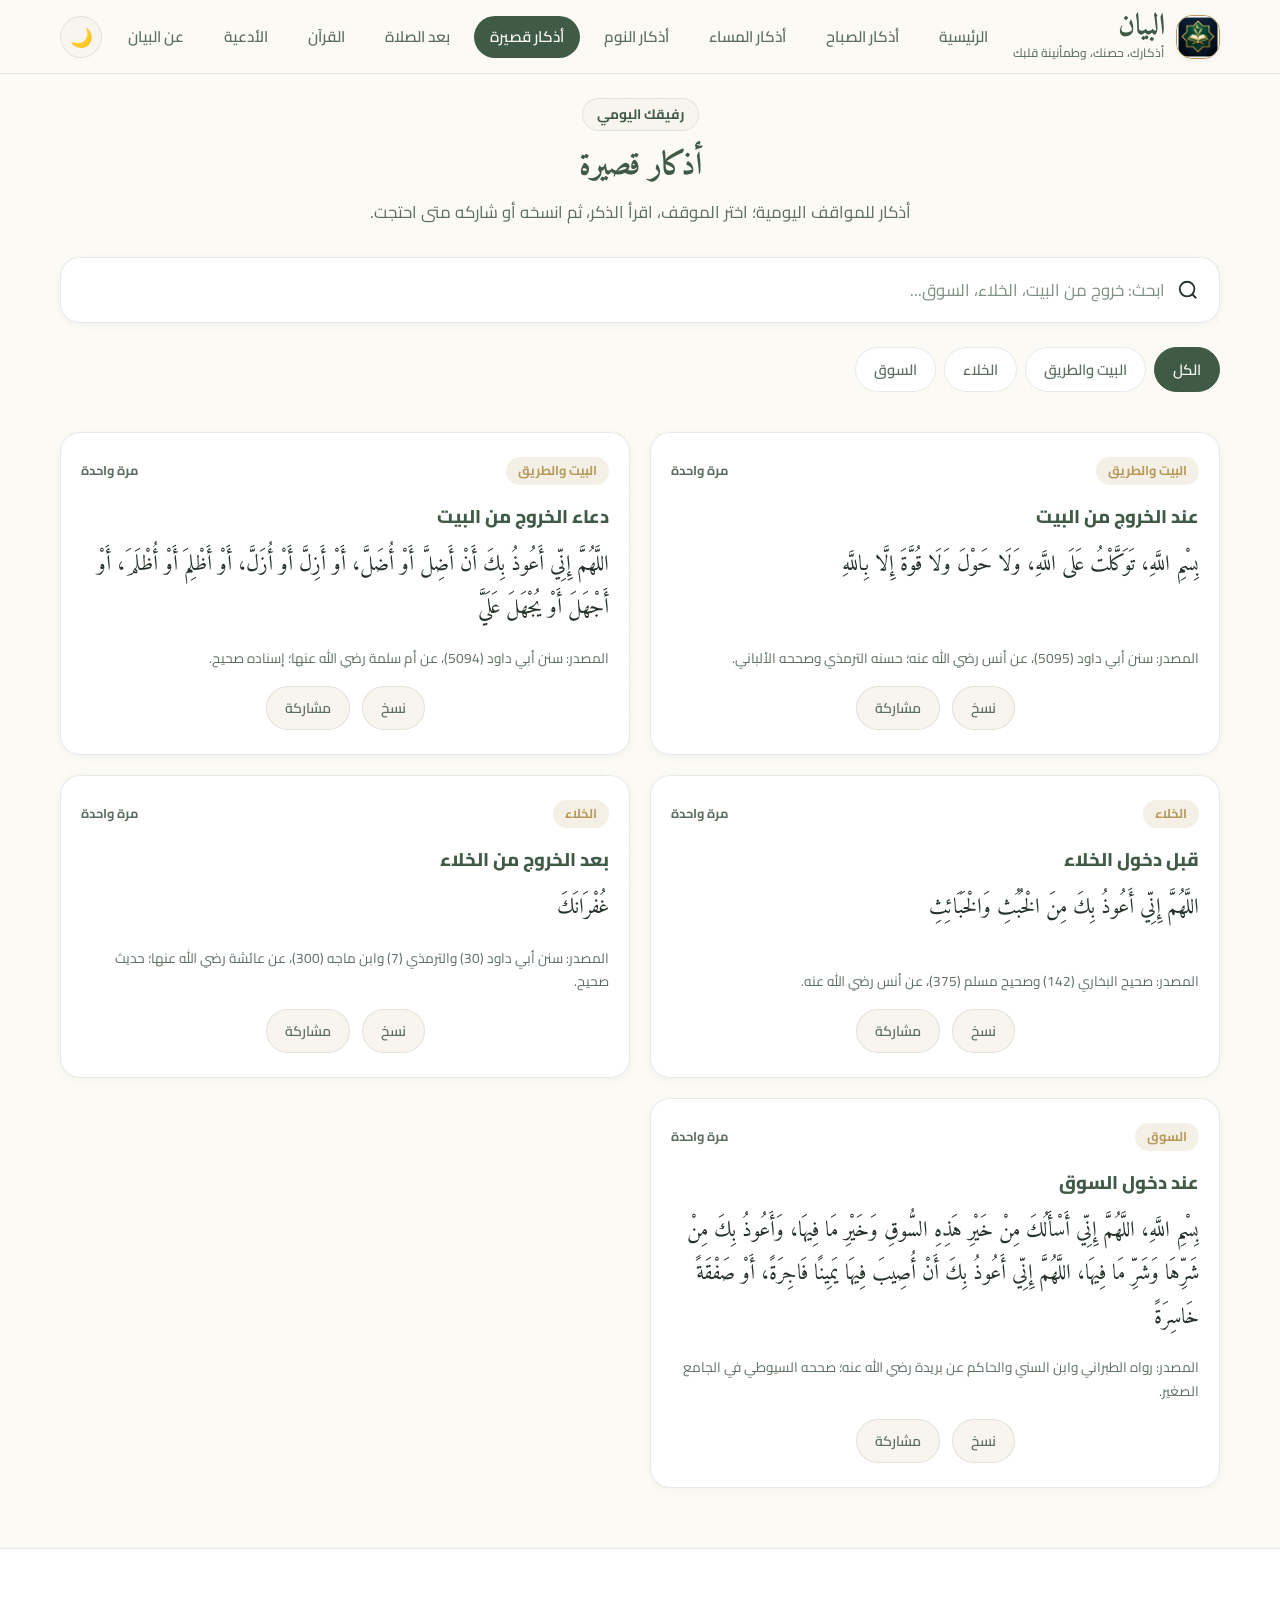
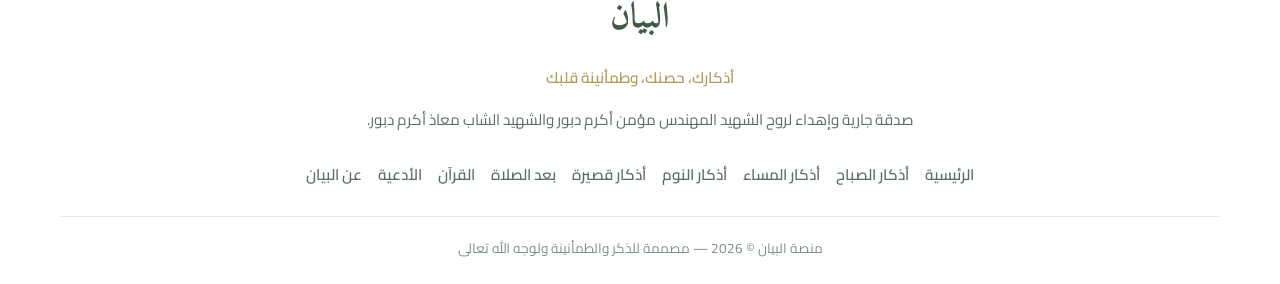
<file: short-adhkar.html>
<!DOCTYPE html>
<html lang="ar" dir="rtl">
<head>
  <meta charset="UTF-8">
  <meta name="viewport" content="width=device-width, initial-scale=1.0, viewport-fit=cover">
  <title>أذكار قصيرة | البيان</title>
  <meta name="description" content="أذكار قصيرة للمواقف اليومية، مرتبة لتصل إليها بسهولة وتشاركها متى شئت.">
  <meta property="og:title" content="أذكار قصيرة | منصة البيان">
  <meta property="og:description" content="رفيقك للأذكار اليومية في البيت والطريق والمواقف المختلفة.">
  <link rel="stylesheet" href="css/style.css">
  <meta name="theme-color" content="#1f5a47">
  <meta name="mobile-web-app-capable" content="yes">
  <meta name="apple-mobile-web-app-capable" content="yes">
  <meta name="apple-mobile-web-app-status-bar-style" content="default">
  <meta name="apple-mobile-web-app-title" content="البيان">
  <link rel="manifest" href="manifest.webmanifest">
  <link rel="icon" href="assets/icons/icon-192-v2.png" type="image/png">
  <link rel="apple-touch-icon" href="assets/icons/icon-192-v2.png">
</head>
<body>
  <header class="site-header">
    <div class="container header-container">
      <a href="index.html" class="logo-link" aria-label="الصفحة الرئيسية لمنصة البيان">
        <div class="logo-badge" aria-hidden="true">
          <img src="assets/icons/icon-192-v2.png" alt="">
        </div>
        <div class="logo-text-group">
          <span class="logo-title">البيان</span>
          <span class="logo-subtitle">أذكارك، حصنك، وطمأنينة قلبك</span>
        </div>
      </a>

      <nav class="main-nav" aria-label="القائمة الرئيسية">
          <a href="index.html" class="nav-link">الرئيسية</a>
          <a href="morning.html" class="nav-link">أذكار الصباح</a>
          <a href="evening.html" class="nav-link">أذكار المساء</a>
          <a href="sleep.html" class="nav-link">أذكار النوم</a>
          <a href="short-adhkar.html" class="nav-link active" aria-current="page">أذكار قصيرة</a>
          <a href="prayer-adhkar.html" class="nav-link">بعد الصلاة</a>
          <a href="quran.html" class="nav-link">القرآن</a>
          <a href="duas.html" class="nav-link">الأدعية</a>
          <a href="about.html" class="nav-link">عن البيان</a>
      </nav>

      <div class="header-actions">
        <button class="theme-toggle-btn" aria-label="تبديل المظهر" title="تبديل المظهر" type="button">🌙</button>
        <button class="mobile-menu-btn" aria-label="فتح القائمة" aria-expanded="false" aria-controls="mobile-nav-drawer" type="button">
          <svg width="24" height="24" viewBox="0 0 24 24" fill="none" stroke="currentColor" stroke-width="2" stroke-linecap="round" stroke-linejoin="round">
            <line x1="3" y1="12" x2="21" y2="12"></line>
            <line x1="3" y1="6" x2="21" y2="6"></line>
            <line x1="3" y1="18" x2="21" y2="18"></line>
          </svg>
        </button>
      </div>
    </div>
  </header>

  <!-- قائمة الهاتف: تعمل من الملفات المخزنة بعد أول زيارة -->
  <nav id="mobile-nav-drawer" class="mobile-nav-drawer" aria-label="قائمة الهاتف">
    <a href="index.html" class="mobile-nav-link">الرئيسية</a>
    <a href="morning.html" class="mobile-nav-link">أذكار الصباح</a>
    <a href="evening.html" class="mobile-nav-link">أذكار المساء</a>
    <a href="sleep.html" class="mobile-nav-link">أذكار النوم</a>
    <a href="short-adhkar.html" class="mobile-nav-link active" aria-current="page">أذكار قصيرة</a>
    <a href="prayer-adhkar.html" class="mobile-nav-link">أذكار ما بعد الصلاة</a>
    <a href="quran.html" class="mobile-nav-link">القرآن الكريم</a>
    <a href="duas.html" class="mobile-nav-link">الأدعية</a>
    <a href="about.html" class="mobile-nav-link">عن البيان</a>
  </nav>

  <main class="main-content">
    <div class="container">
      <section class="short-adhkar-hero" aria-labelledby="short-adhkar-title">
        <span class="section-badge">رفيقك اليومي</span>
        <h1 id="short-adhkar-title">أذكار قصيرة</h1>
        <p>أذكار للمواقف اليومية؛ اختر الموقف، اقرأ الذكر، ثم انسخه أو شاركه متى احتجت.</p>
      </section>

      <section class="short-adhkar-library" aria-label="مكتبة الأذكار القصيرة">
        <label class="duas-search-box">
          <svg width="22" height="22" viewBox="0 0 24 24" fill="none" stroke="currentColor" stroke-width="2" aria-hidden="true"><circle cx="11" cy="11" r="8"></circle><path d="m21 21-4.35-4.35"></path></svg>
          <input id="short-adhkar-search" class="search-input" type="search" placeholder="ابحث: خروج من البيت، الخلاء، السوق..." autocomplete="off">
        </label>

        <div id="short-adhkar-categories" class="category-filter-bar" role="group" aria-label="تصنيفات الأذكار القصيرة"></div>
        <div id="short-adhkar-grid" class="short-adhkar-grid" aria-live="polite"></div>
        <div id="short-adhkar-empty" class="empty-search-state" hidden>لم نجد ذكرًا يطابق بحثك. جرّب كلمة أخرى.</div>
      </section>
    </div>
  </main>

  <footer class="site-footer">
    <div class="container footer-content">
      <div class="footer-logo">البيان</div>
      <div class="footer-slogan">أذكارك، حصنك، وطمأنينة قلبك</div>
      <p class="footer-charity-notice">صدقة جارية وإهداء لروح الشهيد المهندس مؤمن أكرم دبور والشهيد الشاب معاذ أكرم دبور.</p>
      <div class="footer-links">
        <a href="index.html" class="footer-link">الرئيسية</a>
        <a href="morning.html" class="footer-link">أذكار الصباح</a>
        <a href="evening.html" class="footer-link">أذكار المساء</a>
        <a href="sleep.html" class="footer-link">أذكار النوم</a>
        <a href="short-adhkar.html" class="footer-link">أذكار قصيرة</a>
        <a href="prayer-adhkar.html" class="footer-link">بعد الصلاة</a>
        <a href="quran.html" class="footer-link">القرآن</a>
        <a href="duas.html" class="footer-link">الأدعية</a>
        <a href="about.html" class="footer-link">عن البيان</a>
      </div>
      <div class="footer-copy">منصة البيان © 2026 — مصممة للذكر والطمأنينة ولوجه الله تعالى</div>
    </div>
  </footer>

  <script src="data/short-adhkar.js"></script>
  <script src="js/storage.js"></script>
  <script src="js/main.js"></script>
  <script src="js/short-adhkar.js"></script>
  <script src="js/pwa-install.js"></script>
</body>
</html>
</file>
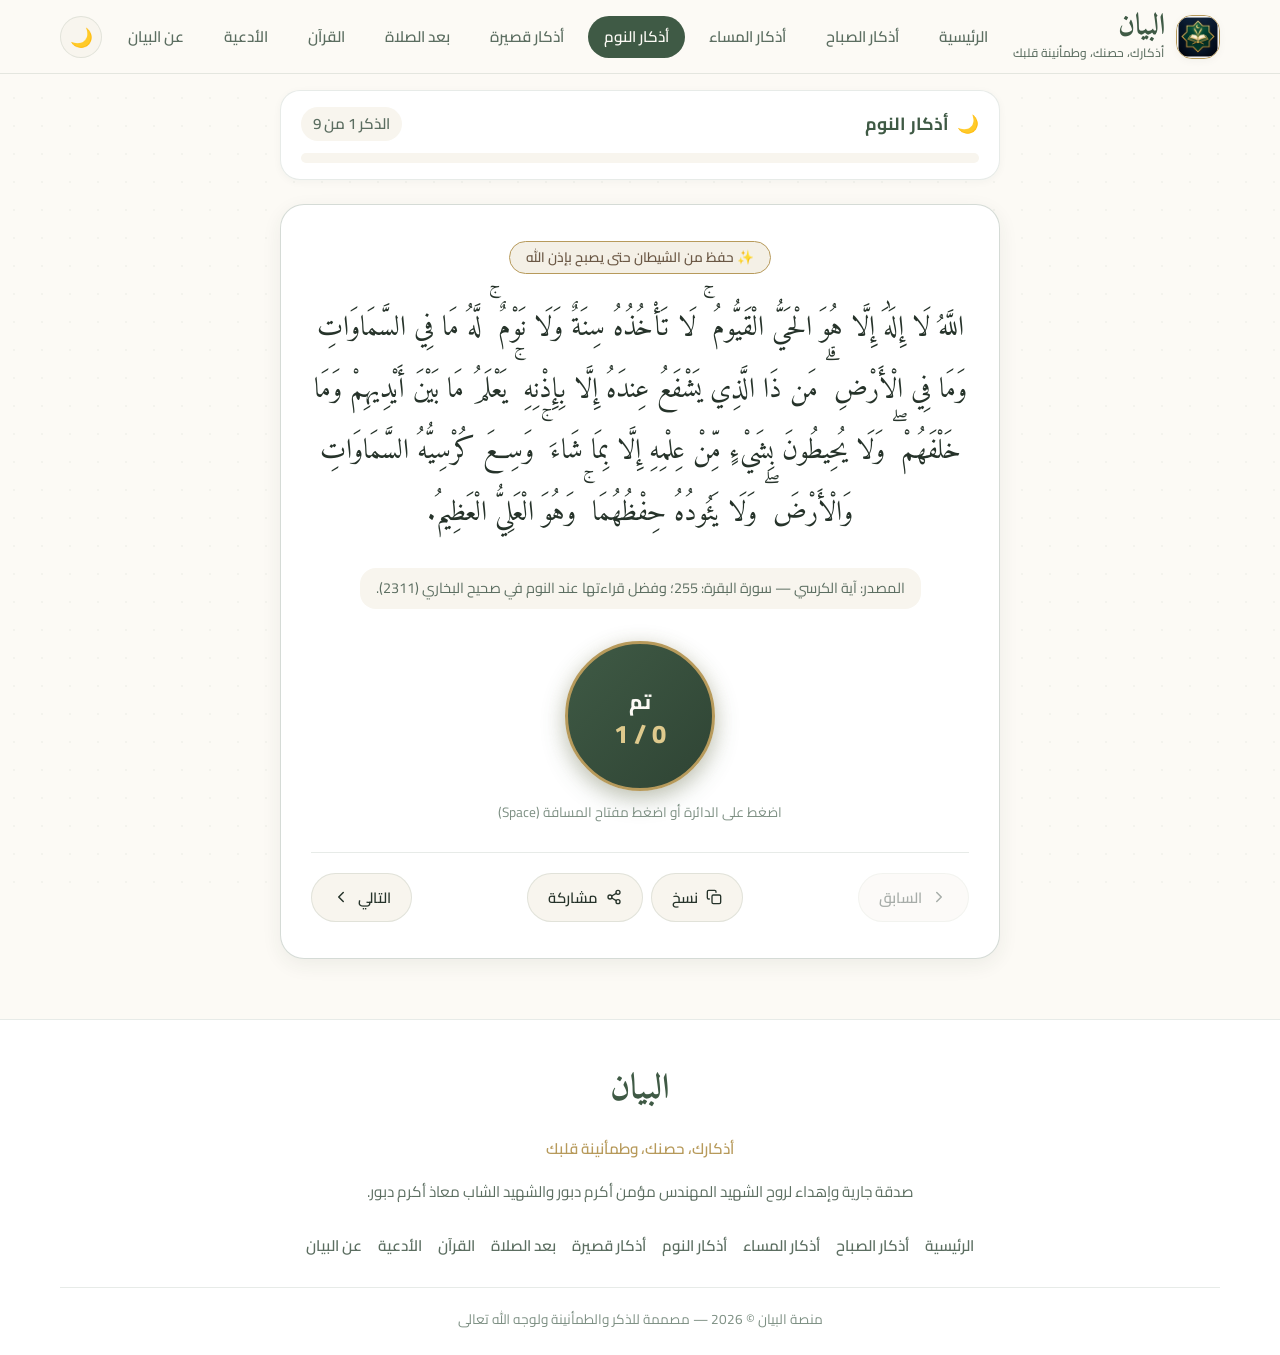
<file: sleep.html>
<!DOCTYPE html>
<html lang="ar" dir="rtl">
<head>
  <meta charset="UTF-8">
  <meta name="viewport" content="width=device-width, initial-scale=1.0, viewport-fit=cover">
  <title>أذكار النوم | البيان</title>
  <meta name="description" content="أذكار النوم المأثورة في جلسة هادئة تحفظ تقدمك تلقائيًا.">
  <meta property="og:title" content="أذكار النوم | منصة البيان">
  <meta property="og:description" content="اختم يومك بذكر الله وطمأنينة القلب.">
  <link rel="stylesheet" href="css/style.css">
  <meta name="theme-color" content="#1f5a47">
  <meta name="mobile-web-app-capable" content="yes">
  <meta name="apple-mobile-web-app-capable" content="yes">
  <meta name="apple-mobile-web-app-status-bar-style" content="default">
  <meta name="apple-mobile-web-app-title" content="البيان">
  <link rel="manifest" href="manifest.webmanifest">
  <link rel="icon" href="assets/icons/icon-192-v2.png" type="image/png">
  <link rel="apple-touch-icon" href="assets/icons/icon-192-v2.png">
</head>
<body>
  <header class="site-header">
    <div class="container header-container">
      <a href="index.html" class="logo-link" aria-label="الصفحة الرئيسية لمنصة البيان">
        <div class="logo-badge" aria-hidden="true">
          <img src="assets/icons/icon-192-v2.png" alt="">
        </div>
        <div class="logo-text-group">
          <span class="logo-title">البيان</span>
          <span class="logo-subtitle">أذكارك، حصنك، وطمأنينة قلبك</span>
        </div>
      </a>

      <nav class="main-nav" aria-label="القائمة الرئيسية">
          <a href="index.html" class="nav-link">الرئيسية</a>
          <a href="morning.html" class="nav-link">أذكار الصباح</a>
          <a href="evening.html" class="nav-link">أذكار المساء</a>
          <a href="sleep.html" class="nav-link active" aria-current="page">أذكار النوم</a>
          <a href="short-adhkar.html" class="nav-link">أذكار قصيرة</a>
          <a href="prayer-adhkar.html" class="nav-link">بعد الصلاة</a>
          <a href="quran.html" class="nav-link">القرآن</a>
          <a href="duas.html" class="nav-link">الأدعية</a>
          <a href="about.html" class="nav-link">عن البيان</a>
      </nav>

      <div class="header-actions">
        <button class="theme-toggle-btn" aria-label="تبديل المظهر" title="تبديل المظهر" type="button">🌙</button>
        <button class="mobile-menu-btn" aria-label="فتح القائمة" aria-expanded="false" aria-controls="mobile-nav-drawer" type="button">
          <svg width="24" height="24" viewBox="0 0 24 24" fill="none" stroke="currentColor" stroke-width="2" stroke-linecap="round" stroke-linejoin="round">
            <line x1="3" y1="12" x2="21" y2="12"></line>
            <line x1="3" y1="6" x2="21" y2="6"></line>
            <line x1="3" y1="18" x2="21" y2="18"></line>
          </svg>
        </button>
      </div>
    </div>
  </header>

  <!-- قائمة الهاتف: تعمل من الملفات المخزنة بعد أول زيارة -->
  <nav id="mobile-nav-drawer" class="mobile-nav-drawer" aria-label="قائمة الهاتف">
    <a href="index.html" class="mobile-nav-link">الرئيسية</a>
    <a href="morning.html" class="mobile-nav-link">أذكار الصباح</a>
    <a href="evening.html" class="mobile-nav-link">أذكار المساء</a>
    <a href="sleep.html" class="mobile-nav-link active" aria-current="page">أذكار النوم</a>
    <a href="short-adhkar.html" class="mobile-nav-link">أذكار قصيرة</a>
    <a href="prayer-adhkar.html" class="mobile-nav-link">أذكار ما بعد الصلاة</a>
    <a href="quran.html" class="mobile-nav-link">القرآن الكريم</a>
    <a href="duas.html" class="mobile-nav-link">الأدعية</a>
    <a href="about.html" class="mobile-nav-link">عن البيان</a>
  </nav>

  <main class="main-content">
    <div class="container session-container">
      <div class="session-header-bar">
        <div class="session-meta-row">
          <div class="session-title-tag">
            <span aria-hidden="true">🌙</span>
            <span id="session-title-tag">أذكار النوم</span>
          </div>
          <div class="session-step-counter" id="session-step-counter">الذكر 1 من ...</div>
        </div>
        <div class="progress-track" aria-label="نسبة إنجاز أذكار النوم" role="progressbar">
          <div class="progress-fill" id="session-progress-fill" style="width: 0%;"></div>
        </div>
      </div>

      <div id="session-wrapper" aria-live="polite"></div>
    </div>
  </main>

  <footer class="site-footer">
    <div class="container footer-content">
      <div class="footer-logo">البيان</div>
      <div class="footer-slogan">أذكارك، حصنك، وطمأنينة قلبك</div>
      <p class="footer-charity-notice">صدقة جارية وإهداء لروح الشهيد المهندس مؤمن أكرم دبور والشهيد الشاب معاذ أكرم دبور.</p>
      <div class="footer-links">
        <a href="index.html" class="footer-link">الرئيسية</a>
        <a href="morning.html" class="footer-link">أذكار الصباح</a>
        <a href="evening.html" class="footer-link">أذكار المساء</a>
        <a href="sleep.html" class="footer-link">أذكار النوم</a>
        <a href="short-adhkar.html" class="footer-link">أذكار قصيرة</a>
        <a href="prayer-adhkar.html" class="footer-link">بعد الصلاة</a>
        <a href="quran.html" class="footer-link">القرآن</a>
        <a href="duas.html" class="footer-link">الأدعية</a>
        <a href="about.html" class="footer-link">عن البيان</a>
      </div>
      <div class="footer-copy">منصة البيان © 2026 — مصممة للذكر والطمأنينة ولوجه الله تعالى</div>
    </div>
  </footer>

  <script src="data/sleep-adhkar.js"></script>
  <script src="js/storage.js"></script>
  <script src="js/main.js"></script>
  <script src="js/dhikr-session.js"></script>
  <script src="js/sleep.js"></script>
  <script src="js/pwa-install.js"></script>
</body>
</html>
</file>
<file: css/style.css>
/* ==========================================================================
   منصة البيان — Design System & Main Stylesheet
   الهوية: Modern Islamic UI + Minimal + Warm + Elegant
   ========================================================================== */

@font-face {
  font-family: 'Amiri';
  src: url('../assets/fonts/amiri-regular-400.ttf') format('truetype');
  font-style: normal;
  font-weight: 400;
  font-display: swap;
}

@font-face {
  font-family: 'Amiri';
  src: url('../assets/fonts/amiri-bold-700.ttf') format('truetype');
  font-style: normal;
  font-weight: 700;
  font-display: swap;
}

@font-face {
  font-family: 'Amiri';
  src: url('../assets/fonts/amiri-italic-400.ttf') format('truetype');
  font-style: italic;
  font-weight: 400;
  font-display: swap;
}

@font-face {
  font-family: 'Cairo';
  src: url('../assets/fonts/cairo-regular-400.ttf') format('truetype');
  font-style: normal;
  font-weight: 400;
  font-display: swap;
}

@font-face {
  font-family: 'Cairo';
  src: url('../assets/fonts/cairo-medium-500.ttf') format('truetype');
  font-style: normal;
  font-weight: 500;
  font-display: swap;
}

@font-face {
  font-family: 'Cairo';
  src: url('../assets/fonts/cairo-semibold-600.ttf') format('truetype');
  font-style: normal;
  font-weight: 600;
  font-display: swap;
}

@font-face {
  font-family: 'Cairo';
  src: url('../assets/fonts/cairo-bold-700.ttf') format('truetype');
  font-style: normal;
  font-weight: 700;
  font-display: swap;
}

@font-face {
  font-family: 'Cairo';
  src: url('../assets/fonts/cairo-extrabold-800.ttf') format('truetype');
  font-style: normal;
  font-weight: 800;
  font-display: swap;
}

/* --------------------------------------------------------------------------
   CSS Variables & Design Tokens (Light Theme by default)
   -------------------------------------------------------------------------- */
:root {
  /* Colors - Light Theme */
  --primary: #3F5A45;
  --primary-dark: #2F4434;
  --primary-light: #527359;
  --secondary: #7A8F70;
  --cream: #F5F0E6;
  --beige: #E8DDCA;
  --warm-white: #FCFAF5;
  --surface: #FFFFFF;
  --surface-alt: #F8F5EE;
  --brown: #6B5845;
  --gold: #B79A5B;
  --gold-light: #DFCA8D;
  --gold-soft: rgba(183, 154, 91, 0.15);
  --text: #26332A;
  --text-muted: #5C6E61;
  --text-light: #7E9084;
  --border: rgba(63, 90, 69, 0.12);
  --border-strong: rgba(63, 90, 69, 0.22);
  --success: #3D7A50;
  --shadow-sm: 0 2px 8px rgba(38, 51, 42, 0.04);
  --shadow-md: 0 6px 20px rgba(38, 51, 42, 0.07);
  --shadow-lg: 0 12px 36px rgba(38, 51, 42, 0.10);
  --shadow-gold: 0 4px 18px rgba(183, 154, 91, 0.2);

  /* Typography */
  --font-ui: 'Cairo', system-ui, -apple-system, sans-serif;
  --font-quran: 'Amiri', serif;

  /* Dimensions & Spacing */
  --radius-sm: 10px;
  --radius-md: 16px;
  --radius-lg: 24px;
  --radius-xl: 32px;
  --radius-full: 9999px;
  --container-max: 1200px;
  --header-height: 74px;

  /* Transitions */
  --transition-fast: 0.2s cubic-bezier(0.4, 0, 0.2, 1);
  --transition-normal: 0.3s cubic-bezier(0.4, 0, 0.2, 1);
  --transition-smooth: 0.4s cubic-bezier(0.16, 1, 0.3, 1);
}

/* --------------------------------------------------------------------------
   Dark Mode Theme (Warm Deep Green/Brown/Ivory - NO harsh pitch black)
   -------------------------------------------------------------------------- */
[data-theme="dark"] {
  --primary: #5A7E62;
  --primary-dark: #3F5A45;
  --primary-light: #7E9E86;
  --secondary: #8EA084;
  --cream: #1C2620;
  --beige: #243029;
  --warm-white: #141C16;
  --surface: #1E2922;
  --surface-alt: #25332A;
  --brown: #B3A08E;
  --gold: #D4B97B;
  --gold-light: #E8D5A3;
  --gold-soft: rgba(212, 185, 123, 0.15);
  --text: #F3EFE6;
  --text-muted: #B8C4BC;
  --text-light: #8E9F93;
  --border: rgba(232, 221, 202, 0.10);
  --border-strong: rgba(232, 221, 202, 0.20);
  --shadow-sm: 0 2px 8px rgba(0, 0, 0, 0.25);
  --shadow-md: 0 8px 24px rgba(0, 0, 0, 0.35);
  --shadow-lg: 0 16px 40px rgba(0, 0, 0, 0.45);
  --shadow-gold: 0 4px 20px rgba(212, 185, 123, 0.15);
}

/* --------------------------------------------------------------------------
   Reset & Base Styles
   -------------------------------------------------------------------------- */
*, *::before, *::after {
  box-sizing: border-box;
  margin: 0;
  padding: 0;
}

html {
  font-size: 16px;
  scroll-behavior: smooth;
  -webkit-tap-highlight-color: transparent;
}

body {
  font-family: var(--font-ui);
  background-color: var(--warm-white);
  color: var(--text);
  line-height: 1.7;
  direction: rtl;
  text-align: right;
  min-height: 100vh;
  display: flex;
  flex-direction: column;
  overflow-x: hidden;
  position: relative;
  transition: background-color var(--transition-normal), color var(--transition-normal);
}

/* Islamic Geometric Background Accent (Subtle & Peaceful) */
body::before {
  content: "";
  position: fixed;
  top: 0;
  left: 0;
  right: 0;
  bottom: 0;
  background-image: radial-gradient(var(--border) 1px, transparent 1px);
  background-size: 28px 28px;
  pointer-events: none;
  opacity: 0.35;
  z-index: 0;
}

img {
  max-width: 100%;
  height: auto;
  display: block;
}

a {
  color: inherit;
  text-decoration: none;
  transition: color var(--transition-fast);
}

button {
  font-family: inherit;
  border: none;
  background: none;
  cursor: pointer;
  outline: none;
  transition: all var(--transition-fast);
}

button:focus-visible, a:focus-visible, input:focus-visible {
  outline: 2px solid var(--gold);
  outline-offset: 3px;
}

/* Layout Container */
.container {
  width: 100%;
  max-width: var(--container-max);
  margin-left: auto;
  margin-right: auto;
  padding-left: 20px;
  padding-right: 20px;
  position: relative;
  z-index: 1;
}

.main-content {
  flex: 1 0 auto;
  padding-top: calc(var(--header-height) + 16px);
  padding-bottom: 60px;
}

/* --------------------------------------------------------------------------
   Header & Navigation
   -------------------------------------------------------------------------- */
.site-header {
  position: fixed;
  top: 0;
  left: 0;
  right: 0;
  height: var(--header-height);
  background: rgba(252, 250, 245, 0.92);
  backdrop-filter: blur(12px);
  -webkit-backdrop-filter: blur(12px);
  border-bottom: 1px solid var(--border);
  z-index: 1000;
  transition: background-color var(--transition-normal), border-color var(--transition-normal);
}

[data-theme="dark"] .site-header {
  background: rgba(20, 28, 22, 0.92);
}

.header-container {
  display: flex;
  align-items: center;
  justify-content: space-between;
  height: 100%;
}

.logo-link {
  display: flex;
  align-items: center;
  gap: 12px;
  text-decoration: none;
}

.logo-badge {
  width: 44px;
  height: 44px;
  border-radius: var(--radius-md);
  background: linear-gradient(135deg, var(--primary), var(--primary-dark));
  color: var(--warm-white);
  display: flex;
  align-items: center;
  justify-content: center;
  box-shadow: var(--shadow-sm);
  border: 1px solid var(--gold);
}

.logo-badge svg {
  width: 24px;
  height: 24px;
  fill: currentColor;
}

.logo-text-group {
  display: flex;
  flex-direction: column;
}

.logo-title {
  font-family: var(--font-quran);
  font-size: 1.85rem;
  font-weight: 700;
  line-height: 1.1;
  color: var(--primary);
  letter-spacing: -0.5px;
}

[data-theme="dark"] .logo-title {
  color: var(--gold-light);
}

.logo-subtitle {
  font-size: 0.75rem;
  color: var(--text-muted);
  font-weight: 500;
}

/* Desktop Navigation */
.main-nav {
  display: flex;
  align-items: center;
  gap: 8px;
}

.nav-link {
  padding: 8px 16px;
  border-radius: var(--radius-full);
  font-size: 0.95rem;
  font-weight: 600;
  color: var(--text-muted);
  transition: all var(--transition-fast);
}

.nav-link:hover {
  color: var(--primary);
  background-color: var(--surface-alt);
}

[data-theme="dark"] .nav-link:hover {
  color: var(--gold);
  background-color: var(--surface-alt);
}

.nav-link.active {
  color: var(--warm-white);
  background: var(--primary);
}

[data-theme="dark"] .nav-link.active {
  background: var(--primary-light);
  color: #FFFFFF;
}

/* Header Action Controls */
.header-actions {
  display: flex;
  align-items: center;
  gap: 12px;
}

.theme-toggle-btn {
  width: 42px;
  height: 42px;
  border-radius: var(--radius-full);
  display: flex;
  align-items: center;
  justify-content: center;
  background-color: var(--surface-alt);
  border: 1px solid var(--border);
  color: var(--text);
  font-size: 1.15rem;
  transition: transform var(--transition-fast), background-color var(--transition-fast);
}

.theme-toggle-btn:hover {
  transform: rotate(15deg) scale(1.05);
  border-color: var(--gold);
}

.mobile-menu-btn {
  display: none;
  width: 42px;
  height: 42px;
  border-radius: var(--radius-md);
  background-color: var(--surface-alt);
  border: 1px solid var(--border);
  color: var(--text);
  align-items: center;
  justify-content: center;
}

/* Mobile Drawer */
.mobile-nav-drawer {
  position: fixed;
  top: var(--header-height);
  left: 0;
  right: 0;
  bottom: 0;
  background-color: var(--warm-white);
  padding: 24px 20px;
  display: flex;
  flex-direction: column;
  gap: 12px;
  transform: translateY(-100%);
  opacity: 0;
  pointer-events: none;
  transition: transform var(--transition-smooth), opacity var(--transition-smooth);
  z-index: 999;
  border-bottom: 1px solid var(--border);
}

.mobile-nav-drawer.open {
  transform: translateY(0);
  opacity: 1;
  pointer-events: auto;
}

.mobile-nav-link {
  padding: 14px 20px;
  border-radius: var(--radius-md);
  font-size: 1.1rem;
  font-weight: 600;
  color: var(--text);
  background: var(--surface);
  border: 1px solid var(--border);
  display: flex;
  align-items: center;
  justify-content: space-between;
}

.mobile-nav-link.active {
  background-color: var(--primary);
  color: var(--warm-white);
  border-color: var(--primary);
}

/* --------------------------------------------------------------------------
   Splash / Entrance Screen (شاشة الدخول الأولى)
   -------------------------------------------------------------------------- */
.splash-overlay {
  position: fixed;
  inset: 0;
  background: radial-gradient(circle at center, var(--cream), var(--warm-white));
  z-index: 9999;
  display: flex;
  align-items: center;
  justify-content: center;
  padding: 24px 16px;
  overflow-y: auto;
  opacity: 1;
  visibility: visible;
  transition: opacity 0.5s ease, visibility 0.5s ease;
}

[data-theme="dark"] .splash-overlay {
  background: radial-gradient(circle at center, #1C2620, #121813);
}

.splash-overlay.hidden {
  opacity: 0;
  visibility: hidden;
  pointer-events: none;
}

.splash-modal {
  width: 100%;
  max-width: 860px;
  background: var(--surface);
  border: 1px solid var(--border-strong);
  border-radius: var(--radius-xl);
  box-shadow: var(--shadow-lg);
  padding: 40px 32px;
  text-align: center;
  animation: splashFadeIn 0.8s cubic-bezier(0.16, 1, 0.3, 1) forwards;
  position: relative;
}

@keyframes splashFadeIn {
  from {
    opacity: 0;
    transform: translateY(20px) scale(0.98);
  }
  to {
    opacity: 1;
    transform: translateY(0) scale(1);
  }
}

.splash-bismillah {
  font-family: var(--font-quran);
  font-size: 1.8rem;
  color: var(--gold);
  margin-bottom: 8px;
}

.splash-header-title {
  font-family: var(--font-quran);
  font-size: 2.4rem;
  font-weight: 700;
  color: var(--primary);
  margin-bottom: 6px;
}

[data-theme="dark"] .splash-header-title {
  color: var(--gold-light);
}

.splash-tagline {
  font-size: 1rem;
  color: var(--text-muted);
  margin-bottom: 24px;
}

.splash-charity-badge {
  display: inline-flex;
  align-items: center;
  gap: 8px;
  background: var(--gold-soft);
  color: var(--brown);
  border: 1px solid var(--gold);
  border-radius: var(--radius-full);
  padding: 6px 18px;
  font-size: 0.88rem;
  font-weight: 600;
  margin-bottom: 28px;
}

[data-theme="dark"] .splash-charity-badge {
  color: var(--gold-light);
}

/* Martyrs Cards Container */
.martyrs-container {
  display: grid;
  grid-template-columns: repeat(2, 1fr);
  gap: 24px;
  margin-bottom: 30px;
}

.martyr-card {
  background: var(--surface-alt);
  border: 1px solid var(--border);
  border-radius: var(--radius-lg);
  padding: 24px 20px;
  text-align: center;
  transition: transform var(--transition-fast), box-shadow var(--transition-fast);
}

.martyr-card:hover {
  transform: translateY(-4px);
  box-shadow: var(--shadow-md);
  border-color: var(--gold);
}

.martyr-photo-wrapper {
  width: 140px;
  height: 140px;
  margin: 0 auto 16px;
  border-radius: 50%;
  padding: 4px;
  background: linear-gradient(135deg, var(--gold), var(--primary));
  box-shadow: var(--shadow-sm);
  position: relative;
}

.martyr-photo {
  width: 100%;
  height: 100%;
  border-radius: 50%;
  object-fit: cover;
  background-color: var(--beige);
}

.martyr-title {
  font-family: var(--font-ui);
  font-size: 1.15rem;
  font-weight: 700;
  color: var(--primary-dark);
  margin-bottom: 6px;
}

[data-theme="dark"] .martyr-title {
  color: var(--text);
}

.martyr-role {
  font-size: 0.85rem;
  color: var(--gold);
  font-weight: 600;
  margin-bottom: 12px;
}

.martyr-dates {
  display: flex;
  flex-direction: column;
  gap: 4px;
  font-size: 0.85rem;
  color: var(--text-muted);
  background: var(--surface);
  border-radius: var(--radius-sm);
  padding: 8px 12px;
  border: 1px solid var(--border);
}

.splash-dua-box {
  background: var(--surface-alt);
  border: 1px dashed var(--gold);
  border-radius: var(--radius-md);
  padding: 20px;
  margin-bottom: 32px;
}

.splash-dua-text {
  font-family: var(--font-quran);
  font-size: 1.25rem;
  line-height: 2;
  color: var(--text);
}

.splash-enter-btn {
  display: inline-flex;
  align-items: center;
  justify-content: center;
  gap: 12px;
  padding: 16px 48px;
  border-radius: var(--radius-full);
  background: linear-gradient(135deg, var(--primary), var(--primary-dark));
  color: var(--warm-white);
  font-size: 1.15rem;
  font-weight: 700;
  box-shadow: var(--shadow-md);
  border: 1px solid var(--gold);
  transition: all var(--transition-fast);
}

.splash-enter-btn:hover {
  transform: translateY(-2px);
  box-shadow: var(--shadow-lg), var(--shadow-gold);
  background: linear-gradient(135deg, var(--primary-light), var(--primary));
}

/* --------------------------------------------------------------------------
   Hero Section
   -------------------------------------------------------------------------- */
.hero-section {
  text-align: center;
  padding: 40px 0 30px;
}

.hero-pill {
  display: inline-flex;
  align-items: center;
  gap: 8px;
  padding: 6px 18px;
  border-radius: var(--radius-full);
  background: var(--gold-soft);
  color: var(--brown);
  border: 1px solid rgba(183, 154, 91, 0.35);
  font-size: 0.88rem;
  font-weight: 600;
  margin-bottom: 18px;
}

[data-theme="dark"] .hero-pill {
  color: var(--gold-light);
}

.hero-title {
  font-family: var(--font-quran);
  font-size: 3.8rem;
  font-weight: 700;
  color: var(--primary);
  line-height: 1.1;
  margin-bottom: 8px;
}

[data-theme="dark"] .hero-title {
  color: var(--gold-light);
}

.hero-slogan {
  font-size: 1.45rem;
  font-weight: 700;
  color: var(--gold);
  margin-bottom: 12px;
}

.hero-description {
  font-size: 1.1rem;
  color: var(--text-muted);
  max-width: 620px;
  margin: 0 auto;
  line-height: 1.8;
}

/* --------------------------------------------------------------------------
   Quick Action Cards (الصباح / المساء / الأدعية)
   -------------------------------------------------------------------------- */
.quick-actions-grid {
  display: grid;
  grid-template-columns: repeat(3, 1fr);
  gap: 24px;
  margin: 36px 0;
}

.action-card {
  background: var(--surface);
  border: 1px solid var(--border);
  border-radius: 20px;
  padding: 32px 24px;
  display: flex;
  flex-direction: column;
  justify-content: space-between;
  text-align: center;
  box-shadow: var(--shadow-sm);
  transition: transform var(--transition-fast), box-shadow var(--transition-fast), border-color var(--transition-fast);
  position: relative;
  overflow: hidden;
}

.action-card::before {
  content: "";
  position: absolute;
  top: 0;
  left: 0;
  right: 0;
  height: 4px;
  background: var(--primary);
  opacity: 0.8;
  transition: height var(--transition-fast);
}

.action-card:hover {
  transform: translateY(-5px);
  box-shadow: var(--shadow-md);
  border-color: var(--gold);
}

.action-card:hover::before {
  height: 6px;
  background: var(--gold);
}

.action-card-morning::before { background: #87A96B; }
.action-card-evening::before { background: #4A6B82; }
.action-card-duas::before { background: var(--gold); }
.action-card-sleep::before { background: #4A6B82; }
.action-card-short::before { background: #B79A5B; }

.card-icon-circle {
  width: 64px;
  height: 64px;
  border-radius: 50%;
  margin: 0 auto 20px;
  display: flex;
  align-items: center;
  justify-content: center;
  font-size: 1.8rem;
  background: var(--surface-alt);
  border: 1px solid var(--border);
}

.action-card-title {
  font-family: var(--font-quran);
  font-size: 1.9rem;
  font-weight: 700;
  color: var(--primary-dark);
  margin-bottom: 10px;
}

[data-theme="dark"] .action-card-title {
  color: var(--text);
}

.action-card-desc {
  font-size: 0.95rem;
  color: var(--text-muted);
  line-height: 1.7;
  margin-bottom: 24px;
  flex-grow: 1;
}

.action-card-btn {
  display: inline-flex;
  align-items: center;
  justify-content: center;
  gap: 8px;
  padding: 12px 24px;
  border-radius: var(--radius-full);
  background: var(--primary);
  color: var(--warm-white);
  font-weight: 700;
  font-size: 1rem;
  box-shadow: var(--shadow-sm);
  transition: all var(--transition-fast);
}

.action-card-btn:hover {
  background: var(--primary-dark);
  transform: scale(1.02);
}

[data-theme="dark"] .action-card-btn {
  background: var(--primary-light);
  color: #FFFFFF;
}

/* --------------------------------------------------------------------------
   Continue Session Section (أكمل من حيث توقفت)
   -------------------------------------------------------------------------- */
.continue-session-wrapper {
  margin: 28px 0;
}

.continue-card {
  background: linear-gradient(135deg, var(--surface), var(--surface-alt));
  border: 1px solid var(--gold);
  border-radius: 20px;
  padding: 24px 28px;
  box-shadow: var(--shadow-sm);
  display: flex;
  align-items: center;
  justify-content: space-between;
  gap: 24px;
}

.continue-info {
  display: flex;
  flex-direction: column;
  gap: 8px;
  flex: 1;
}

.continue-header-tag {
  display: inline-flex;
  align-items: center;
  gap: 6px;
  font-size: 0.85rem;
  font-weight: 700;
  color: var(--gold);
  text-transform: uppercase;
}

.continue-title {
  font-size: 1.25rem;
  font-weight: 700;
  color: var(--primary-dark);
}

[data-theme="dark"] .continue-title {
  color: var(--text);
}

.continue-progress-bar-wrap {
  width: 100%;
  height: 8px;
  background-color: var(--border-strong);
  border-radius: var(--radius-full);
  overflow: hidden;
  margin-top: 4px;
}

.continue-progress-fill {
  height: 100%;
  background: linear-gradient(90deg, var(--secondary), var(--primary));
  border-radius: var(--radius-full);
  transition: width var(--transition-normal);
}

.continue-btn {
  padding: 12px 28px;
  border-radius: var(--radius-full);
  background: var(--primary);
  color: var(--warm-white);
  font-weight: 700;
  font-size: 0.95rem;
  display: inline-flex;
  align-items: center;
  gap: 8px;
  white-space: nowrap;
}

.continue-btn:hover {
  background: var(--primary-dark);
  transform: translateX(-4px);
}

/* --------------------------------------------------------------------------
   Streak & Stats Bar
   -------------------------------------------------------------------------- */
.stats-grid {
  display: grid;
  grid-template-columns: repeat(2, 1fr);
  gap: 20px;
  margin: 28px 0;
}

.stat-card {
  background: var(--surface);
  border: 1px solid var(--border);
  border-radius: 20px;
  padding: 20px 24px;
  display: flex;
  align-items: center;
  gap: 16px;
  box-shadow: var(--shadow-sm);
}

.stat-icon {
  width: 52px;
  height: 52px;
  border-radius: var(--radius-md);
  background: var(--surface-alt);
  border: 1px solid var(--border);
  display: flex;
  align-items: center;
  justify-content: center;
  font-size: 1.5rem;
  color: var(--gold);
}

.stat-details {
  display: flex;
  flex-direction: column;
}

.stat-label {
  font-size: 0.85rem;
  color: var(--text-muted);
  font-weight: 600;
}

.stat-value {
  font-size: 1.4rem;
  font-weight: 800;
  color: var(--primary);
}

[data-theme="dark"] .stat-value {
  color: var(--gold-light);
}

/* --------------------------------------------------------------------------
   Featured Dua of the Day Card
   -------------------------------------------------------------------------- */
.featured-dua-section {
  margin: 36px 0;
}

.featured-dua-card {
  background: var(--surface);
  border: 1px solid var(--border);
  border-radius: 20px;
  padding: 32px 28px;
  text-align: center;
  position: relative;
  box-shadow: var(--shadow-sm);
}

.featured-dua-header {
  display: flex;
  align-items: center;
  justify-content: space-between;
  margin-bottom: 20px;
}

.section-badge {
  display: inline-flex;
  align-items: center;
  gap: 6px;
  background: var(--surface-alt);
  border: 1px solid var(--border);
  border-radius: var(--radius-full);
  padding: 4px 14px;
  font-size: 0.85rem;
  font-weight: 700;
  color: var(--primary);
}

[data-theme="dark"] .section-badge {
  color: var(--gold);
}

.featured-dua-text {
  font-family: var(--font-quran);
  font-size: 1.55rem;
  line-height: 2.1;
  color: var(--text);
  margin-bottom: 16px;
}

.dua-source-text {
  font-size: 0.88rem;
  color: var(--text-muted);
  margin-bottom: 20px;
}

.card-actions-bar {
  display: flex;
  align-items: center;
  justify-content: center;
  gap: 12px;
}

.tool-btn {
  display: inline-flex;
  align-items: center;
  gap: 6px;
  padding: 8px 18px;
  border-radius: var(--radius-full);
  font-size: 0.88rem;
  font-weight: 600;
  background: var(--surface-alt);
  border: 1px solid var(--border);
  color: var(--text-muted);
  transition: all var(--transition-fast);
}

.tool-btn:hover {
  background: var(--primary);
  color: var(--warm-white);
  border-color: var(--primary);
}

.tool-btn:active {
  transform: scale(0.97);
}

/* --------------------------------------------------------------------------
   Memorial Section (صدقة جارية)
   -------------------------------------------------------------------------- */
.memorial-section {
  margin: 48px 0;
  background: linear-gradient(180deg, var(--surface-alt), var(--surface));
  border: 1px solid var(--border-strong);
  border-radius: var(--radius-xl);
  padding: 40px 32px;
  text-align: center;
  position: relative;
  box-shadow: var(--shadow-sm);
}

.memorial-badge {
  display: inline-flex;
  align-items: center;
  gap: 8px;
  background: var(--gold-soft);
  border: 1px solid var(--gold);
  border-radius: var(--radius-full);
  padding: 6px 20px;
  font-size: 0.95rem;
  font-weight: 700;
  color: var(--brown);
  margin-bottom: 16px;
}

[data-theme="dark"] .memorial-badge {
  color: var(--gold-light);
}

.memorial-title {
  font-family: var(--font-quran);
  font-size: 2.2rem;
  font-weight: 700;
  color: var(--primary);
  margin-bottom: 8px;
}

[data-theme="dark"] .memorial-title {
  color: var(--gold-light);
}

.memorial-subtitle {
  font-size: 1.05rem;
  color: var(--text-muted);
  max-width: 600px;
  margin: 0 auto 32px;
}

/* Dedicated Prayer Card */
.dedicated-prayer-card {
  background: var(--surface);
  border: 1px solid var(--gold);
  border-radius: var(--radius-lg);
  padding: 24px;
  margin-top: 28px;
  box-shadow: var(--shadow-gold);
}

.prayer-header-title {
  font-family: var(--font-ui);
  font-size: 1.1rem;
  font-weight: 700;
  color: var(--gold);
  margin-bottom: 12px;
}

.prayer-body-text {
  font-family: var(--font-quran);
  font-size: 1.35rem;
  line-height: 2.1;
  color: var(--text);
  margin-bottom: 12px;
}

.prayer-secondary-text {
  font-size: 0.95rem;
  color: var(--text-muted);
  line-height: 1.8;
}

/* --------------------------------------------------------------------------
   Dhikr Session Engine UI (morning.html & evening.html)
   -------------------------------------------------------------------------- */
.session-container {
  max-width: 760px;
  margin: 0 auto;
}

.session-header-bar {
  background: var(--surface);
  border: 1px solid var(--border);
  border-radius: 20px;
  padding: 16px 20px;
  margin-bottom: 24px;
  box-shadow: var(--shadow-sm);
}

.session-meta-row {
  display: flex;
  align-items: center;
  justify-content: space-between;
  margin-bottom: 12px;
}

.session-title-tag {
  display: flex;
  align-items: center;
  gap: 8px;
  font-weight: 700;
  font-size: 1.1rem;
  color: var(--primary);
}

[data-theme="dark"] .session-title-tag {
  color: var(--gold-light);
}

.session-step-counter {
  font-size: 0.95rem;
  font-weight: 600;
  color: var(--text-muted);
  background: var(--surface-alt);
  padding: 4px 12px;
  border-radius: var(--radius-full);
}

.progress-track {
  width: 100%;
  height: 10px;
  background-color: var(--surface-alt);
  border-radius: var(--radius-full);
  overflow: hidden;
  position: relative;
}

.progress-fill {
  height: 100%;
  background: linear-gradient(90deg, var(--secondary), var(--primary));
  border-radius: var(--radius-full);
  transition: width 0.35s ease;
}

/* Active Dhikr Card */
.dhikr-card {
  background: var(--surface);
  border: 1px solid var(--border-strong);
  border-radius: 24px;
  padding: 36px 30px;
  box-shadow: var(--shadow-md);
  text-align: center;
  position: relative;
  transition: all var(--transition-normal);
}

.dhikr-virtue-pill {
  display: inline-flex;
  align-items: center;
  gap: 6px;
  background: var(--gold-soft);
  color: var(--brown);
  border: 1px solid var(--gold);
  border-radius: var(--radius-full);
  padding: 4px 16px;
  font-size: 0.85rem;
  font-weight: 600;
  margin-bottom: 24px;
}

[data-theme="dark"] .dhikr-virtue-pill {
  color: var(--gold-light);
}

.dhikr-text {
  font-family: var(--font-quran);
  font-size: 1.75rem;
  line-height: 2.2;
  color: var(--text);
  margin-bottom: 24px;
  word-break: break-word;
}

.dhikr-source {
  font-size: 0.9rem;
  color: var(--text-muted);
  background: var(--surface-alt);
  padding: 8px 16px;
  border-radius: var(--radius-md);
  display: inline-block;
  margin-bottom: 32px;
  max-width: 90%;
}

/* Big Tap Counter Button */
.counter-box {
  display: flex;
  flex-direction: column;
  align-items: center;
  justify-content: center;
  margin-bottom: 28px;
}

.tap-counter-btn {
  width: 150px;
  height: 150px;
  border-radius: 50%;
  background: linear-gradient(135deg, var(--primary), var(--primary-dark));
  color: var(--warm-white);
  display: flex;
  flex-direction: column;
  align-items: center;
  justify-content: center;
  box-shadow: 0 8px 24px rgba(63, 90, 69, 0.3), var(--shadow-gold);
  border: 3px solid var(--gold);
  user-select: none;
  cursor: pointer;
  transition: transform 0.15s cubic-bezier(0.175, 0.885, 0.32, 1.275), box-shadow 0.15s ease;
}

.tap-counter-btn:active {
  transform: scale(0.92);
  box-shadow: 0 4px 12px rgba(63, 90, 69, 0.2);
}

.tap-btn-label {
  font-size: 1.25rem;
  font-weight: 800;
  letter-spacing: 0.5px;
}

.tap-btn-count {
  font-size: 1.6rem;
  font-weight: 800;
  font-family: var(--font-ui);
  line-height: 1.1;
  color: var(--gold-light);
}

.tap-hint-text {
  margin-top: 10px;
  font-size: 0.85rem;
  color: var(--text-light);
}

/* Dhikr Navigation Controls Bar */
.dhikr-controls-bar {
  display: flex;
  align-items: center;
  justify-content: space-between;
  gap: 12px;
  padding-top: 20px;
  border-top: 1px solid var(--border);
}

.control-btn {
  display: inline-flex;
  align-items: center;
  gap: 8px;
  padding: 10px 20px;
  border-radius: var(--radius-full);
  background: var(--surface-alt);
  border: 1px solid var(--border);
  color: var(--text);
  font-size: 0.92rem;
  font-weight: 600;
  transition: all var(--transition-fast);
}

.control-btn:hover:not(:disabled) {
  background: var(--surface);
  border-color: var(--gold);
  transform: translateY(-2px);
}

.control-btn:disabled {
  opacity: 0.4;
  cursor: not-allowed;
}

/* Completion Card Screen */
.completion-card {
  background: var(--surface);
  border: 1px solid var(--gold);
  border-radius: var(--radius-xl);
  padding: 48px 32px;
  text-align: center;
  box-shadow: var(--shadow-lg);
  animation: splashFadeIn 0.6s ease forwards;
}

.completion-icon-wrapper {
  width: 90px;
  height: 90px;
  border-radius: 50%;
  background: var(--gold-soft);
  border: 2px solid var(--gold);
  display: flex;
  align-items: center;
  justify-content: center;
  font-size: 2.8rem;
  margin: 0 auto 24px;
}

.completion-title {
  font-family: var(--font-quran);
  font-size: 2.4rem;
  font-weight: 700;
  color: var(--primary);
  margin-bottom: 12px;
}

[data-theme="dark"] .completion-title {
  color: var(--gold-light);
}

.completion-prayer {
  font-family: var(--font-quran);
  font-size: 1.45rem;
  line-height: 2;
  color: var(--text);
  margin-bottom: 32px;
}

.completion-actions {
  display: flex;
  align-items: center;
  justify-content: center;
  flex-wrap: wrap;
  gap: 14px;
}

.primary-btn {
  display: inline-flex;
  align-items: center;
  gap: 8px;
  padding: 12px 28px;
  border-radius: var(--radius-full);
  background: var(--primary);
  color: var(--warm-white);
  font-weight: 700;
  font-size: 1rem;
  box-shadow: var(--shadow-sm);
  border: 1px solid transparent;
}

.primary-btn:hover {
  background: var(--primary-dark);
  transform: translateY(-2px);
  box-shadow: var(--shadow-md);
}

[data-theme="dark"] .primary-btn {
  background: var(--primary-light);
  color: #FFFFFF;
}

.secondary-btn {
  display: inline-flex;
  align-items: center;
  gap: 8px;
  padding: 12px 28px;
  border-radius: var(--radius-full);
  background: var(--surface-alt);
  color: var(--text);
  font-weight: 700;
  font-size: 1rem;
  border: 1px solid var(--border);
}

.secondary-btn:hover {
  background: var(--surface);
  border-color: var(--gold);
}

/* --------------------------------------------------------------------------
   Duas Library UI (duas.html)
   -------------------------------------------------------------------------- */
.duas-search-box {
  background: var(--surface);
  border: 1px solid var(--border);
  border-radius: 20px;
  padding: 16px 20px;
  display: flex;
  align-items: center;
  gap: 12px;
  box-shadow: var(--shadow-sm);
  margin-bottom: 24px;
  transition: border-color var(--transition-fast);
}

.duas-search-box:focus-within {
  border-color: var(--gold);
  box-shadow: var(--shadow-md);
}

.search-input {
  flex: 1;
  border: none;
  background: none;
  font-family: inherit;
  font-size: 1.05rem;
  color: var(--text);
  outline: none;
}

.search-input::placeholder {
  color: var(--text-light);
}

.category-filter-bar {
  display: flex;
  align-items: center;
  gap: 8px;
  overflow-x: auto;
  padding-bottom: 12px;
  margin-bottom: 28px;
  scrollbar-width: thin;
}

.category-chip {
  padding: 8px 18px;
  border-radius: var(--radius-full);
  background: var(--surface);
  border: 1px solid var(--border);
  color: var(--text-muted);
  font-size: 0.92rem;
  font-weight: 600;
  white-space: nowrap;
  cursor: pointer;
  transition: all var(--transition-fast);
}

.category-chip:hover {
  border-color: var(--gold);
  color: var(--text);
}

.category-chip.active {
  background: var(--primary);
  color: var(--warm-white);
  border-color: var(--primary);
}

[data-theme="dark"] .category-chip.active {
  background: var(--primary-light);
  color: #FFFFFF;
}

.duas-grid {
  display: grid;
  grid-template-columns: repeat(2, 1fr);
  gap: 20px;
}

.dua-card {
  background: var(--surface);
  border: 1px solid var(--border);
  border-radius: 20px;
  padding: 24px 20px;
  display: flex;
  flex-direction: column;
  justify-content: space-between;
  box-shadow: var(--shadow-sm);
  transition: transform var(--transition-fast), box-shadow var(--transition-fast), border-color var(--transition-fast);
}

.dua-card:hover {
  transform: translateY(-3px);
  box-shadow: var(--shadow-md);
  border-color: var(--gold);
}

.dua-card-header {
  display: flex;
  align-items: center;
  justify-content: space-between;
  margin-bottom: 14px;
}

.dua-category-badge {
  font-size: 0.8rem;
  font-weight: 700;
  color: var(--gold);
  background: var(--gold-soft);
  padding: 3px 12px;
  border-radius: var(--radius-full);
}

.dua-card-text {
  font-family: var(--font-quran);
  font-size: 1.45rem;
  line-height: 2.1;
  color: var(--text);
  margin-bottom: 16px;
  flex-grow: 1;
}

.dua-card-source {
  font-size: 0.85rem;
  color: var(--text-muted);
  margin-bottom: 16px;
}

.empty-search-state {
  text-align: center;
  padding: 48px 20px;
  background: var(--surface);
  border-radius: 20px;
  border: 1px dashed var(--border);
  color: var(--text-muted);
  grid-column: 1 / -1;
}

/* --------------------------------------------------------------------------
   About Page UI (about.html)
   -------------------------------------------------------------------------- */
.about-hero {
  text-align: center;
  margin-bottom: 40px;
}

.about-card {
  background: var(--surface);
  border: 1px solid var(--border);
  border-radius: 24px;
  padding: 36px 30px;
  margin-bottom: 32px;
  box-shadow: var(--shadow-sm);
}

.about-card-title {
  font-family: var(--font-quran);
  font-size: 1.8rem;
  font-weight: 700;
  color: var(--primary);
  margin-bottom: 14px;
}

[data-theme="dark"] .about-card-title {
  color: var(--gold-light);
}

.about-text {
  font-size: 1.1rem;
  line-height: 2;
  color: var(--text);
  margin-bottom: 16px;
}

.dedication-box {
  background: linear-gradient(135deg, var(--surface-alt), var(--cream));
  border: 1px solid var(--gold);
  border-radius: 20px;
  padding: 28px;
  text-align: center;
}

[data-theme="dark"] .dedication-box {
  background: linear-gradient(135deg, var(--surface-alt), #1B241E);
}

/* --------------------------------------------------------------------------
   Footer
   -------------------------------------------------------------------------- */
.site-footer {
  background: var(--surface);
  border-top: 1px solid var(--border);
  padding: 40px 0 24px;
  margin-top: auto;
  position: relative;
  z-index: 10;
}

.footer-content {
  display: flex;
  flex-direction: column;
  align-items: center;
  text-align: center;
  gap: 16px;
}

.footer-logo {
  font-family: var(--font-quran);
  font-size: 2.2rem;
  font-weight: 700;
  color: var(--primary);
}

[data-theme="dark"] .footer-logo {
  color: var(--gold-light);
}

.footer-slogan {
  font-size: 0.95rem;
  color: var(--gold);
  font-weight: 600;
}

.footer-charity-notice {
  font-size: 0.95rem;
  color: var(--text-muted);
  max-width: 600px;
  line-height: 1.8;
}

.footer-links {
  display: flex;
  align-items: center;
  flex-wrap: wrap;
  justify-content: center;
  gap: 16px;
  margin: 12px 0;
}

.footer-link {
  font-size: 0.95rem;
  font-weight: 600;
  color: var(--text-muted);
  transition: color var(--transition-fast);
}

.footer-link:hover {
  color: var(--primary);
}

[data-theme="dark"] .footer-link:hover {
  color: var(--gold);
}

.footer-copy {
  font-size: 0.85rem;
  color: var(--text-light);
  border-top: 1px solid var(--border);
  width: 100%;
  padding-top: 20px;
}

/* --------------------------------------------------------------------------
   Toast Notification Component
   -------------------------------------------------------------------------- */
.toast-container {
  position: fixed;
  bottom: 24px;
  left: 50%;
  transform: translateX(-50%);
  display: flex;
  flex-direction: column;
  gap: 8px;
  z-index: 99999;
  pointer-events: none;
}

.toast {
  background: var(--primary-dark);
  color: var(--warm-white);
  border: 1px solid var(--gold);
  border-radius: var(--radius-full);
  padding: 10px 24px;
  font-size: 0.92rem;
  font-weight: 600;
  box-shadow: var(--shadow-lg);
  pointer-events: auto;
  animation: toastIn 0.3s cubic-bezier(0.16, 1, 0.3, 1) forwards;
  display: inline-flex;
  align-items: center;
  gap: 8px;
}

[data-theme="dark"] .toast {
  background: #28372C;
}

@keyframes toastIn {
  from {
    opacity: 0;
    transform: translateY(16px) scale(0.95);
  }
  to {
    opacity: 1;
    transform: translateY(0) scale(1);
  }
}

/* --------------------------------------------------------------------------
   Responsive Breakpoints
   -------------------------------------------------------------------------- */
@media (max-width: 1024px) {
  .quick-actions-grid {
    grid-template-columns: repeat(3, 1fr);
    gap: 16px;
  }
  .duas-grid {
    grid-template-columns: repeat(2, 1fr);
  }
}

@media (max-width: 768px) {
  .main-nav {
    display: none;
  }

  .mobile-menu-btn {
    display: flex;
  }

  .hero-title {
    font-size: 2.8rem;
  }

  .hero-slogan {
    font-size: 1.25rem;
  }

  .quick-actions-grid {
    grid-template-columns: 1fr;
  }

  .martyrs-container {
    grid-template-columns: 1fr;
    gap: 16px;
  }

  .martyr-photo-wrapper {
    width: 120px;
    height: 120px;
  }

  .stats-grid {
    grid-template-columns: 1fr;
  }

  .duas-grid {
    grid-template-columns: 1fr;
  }

  .continue-card {
    flex-direction: column;
    align-items: stretch;
    text-align: center;
  }

  .continue-btn {
    justify-content: center;
  }

  .dhikr-text {
    font-size: 1.45rem;
    line-height: 2;
  }

  .dhikr-card {
    padding: 24px 16px;
  }

  .tap-counter-btn {
    width: 130px;
    height: 130px;
  }

  .tap-btn-label {
    font-size: 1.1rem;
  }

  .tap-btn-count {
    font-size: 1.4rem;
  }
}

@media (max-width: 390px) {
  .logo-title {
    font-size: 1.5rem;
  }

  .hero-title {
    font-size: 2.4rem;
  }

  .splash-modal {
    padding: 24px 16px;
  }

  .dhikr-controls-bar {
    flex-wrap: wrap;
    justify-content: center;
  }
}

/* --------------------------------------------------------------------------
   PWA Install Controls — independent of the existing page layout
   -------------------------------------------------------------------------- */
.pwa-install-controls {
  position: fixed;
  z-index: 1600;
  right: 16px;
  bottom: max(16px, env(safe-area-inset-bottom));
  left: 16px;
  display: flex;
  justify-content: center;
  pointer-events: none;
}
.pwa-install-btn {
  display: inline-flex;
  align-items: center;
  justify-content: center;
  gap: 9px;
  min-height: 46px;
  padding: 11px 18px;
  border: 1px solid rgba(255, 255, 255, 0.35);
  border-radius: 999px;
  color: #ffffff;
  background: var(--primary);
  box-shadow: 0 10px 24px rgba(25, 77, 61, 0.28);
  font-family: inherit;
  font-size: 0.95rem;
  font-weight: 700;
  cursor: pointer;
  pointer-events: auto;
  transition: transform 0.2s ease, box-shadow 0.2s ease, opacity 0.2s ease;
}
.pwa-install-btn:hover,
.pwa-install-btn:focus-visible {
  transform: translateY(-2px);
  box-shadow: 0 14px 28px rgba(25, 77, 61, 0.34);
}
.pwa-install-btn:focus-visible {
  outline: 3px solid rgba(197, 153, 68, 0.7);
  outline-offset: 3px;
}
.pwa-install-btn:disabled {
  cursor: wait;
  opacity: 0.72;
}
.pwa-install-btn svg {
  width: 19px;
  height: 19px;
  flex: 0 0 auto;
}
.pwa-install-btn[hidden] {
  display: none;
}
[data-theme="dark"] .pwa-install-btn {
  border-color: rgba(255, 255, 255, 0.15);
  box-shadow: 0 10px 24px rgba(0, 0, 0, 0.38);
}
@media (max-width: 390px) {
  .pwa-install-controls {
    right: 12px;
    left: 12px;
  }
  .pwa-install-btn {
    width: 100%;
  }
}

/* --------------------------------------------------------------------------
   October 2026 — Mobile identity, dedicated Fatiha and new adhkar sections
   -------------------------------------------------------------------------- */
.logo-badge {
  overflow: hidden;
  background: var(--surface-alt);
}

.logo-badge img {
  width: 100%;
  height: 100%;
  object-fit: cover;
}

.mobile-home-brand {
  display: none;
}

.fatiha-dedication {
  max-width: 820px;
  margin: 12px auto 38px;
  padding: 30px 28px;
  text-align: center;
  background: linear-gradient(145deg, var(--surface), var(--surface-alt));
  border: 1px solid var(--gold);
  border-radius: var(--radius-xl);
  box-shadow: var(--shadow-gold);
}

.fatiha-dedication-header,
.daily-reflection-header {
  display: flex;
  align-items: center;
  justify-content: space-between;
  gap: 16px;
  margin-bottom: 14px;
}

.fatiha-dedication h2,
.more-adhkar-section h2,
.short-adhkar-hero h1 {
  font-family: var(--font-quran);
  color: var(--primary);
  font-size: 2rem;
  line-height: 1.35;
}

[data-theme="dark"] .fatiha-dedication h2,
[data-theme="dark"] .more-adhkar-section h2,
[data-theme="dark"] .short-adhkar-hero h1 {
  color: var(--gold-light);
}

.fatiha-dedication-note {
  max-width: 620px;
  margin: 10px auto 18px;
  color: var(--text-muted);
  font-size: 0.98rem;
}

.fatiha-text {
  white-space: pre-line;
  max-width: 660px;
  margin: 0 auto 22px;
  font-family: var(--font-quran);
  font-size: 1.28rem;
  line-height: 2.05;
  color: var(--text);
}

.more-adhkar-section {
  margin: 28px 0 34px;
}

.section-heading-row {
  display: flex;
  align-items: center;
  justify-content: space-between;
  margin-bottom: 16px;
}

.section-heading-row .section-badge {
  margin-bottom: 8px;
}

.more-adhkar-grid {
  display: grid;
  grid-template-columns: repeat(2, minmax(0, 1fr));
  gap: 16px;
}

.more-adhkar-card {
  display: flex;
  align-items: center;
  gap: 14px;
  min-height: 112px;
  padding: 20px;
  border: 1px solid var(--border);
  border-radius: var(--radius-lg);
  background: var(--surface);
  box-shadow: var(--shadow-sm);
  transition: transform var(--transition-fast), box-shadow var(--transition-fast), border-color var(--transition-fast);
}

.more-adhkar-card:hover {
  transform: translateY(-3px);
  border-color: var(--gold);
  box-shadow: var(--shadow-md);
}

.more-adhkar-card > span:nth-child(2) {
  display: flex;
  flex: 1;
  flex-direction: column;
  gap: 3px;
}

.more-adhkar-card strong {
  color: var(--primary-dark);
  font-size: 1.12rem;
}

.more-adhkar-card small {
  color: var(--text-muted);
  line-height: 1.55;
}

[data-theme="dark"] .more-adhkar-card strong {
  color: var(--text);
}

.more-adhkar-icon {
  display: grid;
  width: 48px;
  height: 48px;
  flex: 0 0 48px;
  place-items: center;
  border: 1px solid var(--gold);
  border-radius: var(--radius-md);
  background: var(--gold-soft);
  font-size: 1.4rem;
}

.daily-reflection-slot {
  min-width: 0;
}

.daily-reflection-card {
  height: 100%;
  padding: 20px 24px;
  border: 1px solid var(--gold);
  border-radius: 20px;
  background: linear-gradient(145deg, var(--surface), var(--surface-alt));
  box-shadow: var(--shadow-sm);
}

.daily-reflection-sun {
  font-size: 1.4rem;
}

.daily-reflection-text {
  font-family: var(--font-quran);
  font-size: 1.34rem;
  line-height: 1.9;
  color: var(--text);
  margin-bottom: 8px;
}

.daily-reflection-source {
  color: var(--text-muted);
  font-size: 0.85rem;
  margin-bottom: 14px;
}

/* Short adhkar library */
.short-adhkar-hero {
  max-width: 720px;
  margin: 8px auto 30px;
  text-align: center;
}

.short-adhkar-hero .section-badge {
  margin-bottom: 14px;
}

.short-adhkar-hero p {
  margin-top: 10px;
  color: var(--text-muted);
  font-size: 1.05rem;
}

.short-adhkar-grid {
  display: grid;
  grid-template-columns: repeat(2, minmax(0, 1fr));
  gap: 20px;
}

.short-dhikr-card {
  display: flex;
  flex-direction: column;
  padding: 24px 20px;
  border: 1px solid var(--border);
  border-radius: 20px;
  background: var(--surface);
  box-shadow: var(--shadow-sm);
  transition: transform var(--transition-fast), box-shadow var(--transition-fast), border-color var(--transition-fast);
}

.short-dhikr-card:hover {
  transform: translateY(-3px);
  border-color: var(--gold);
  box-shadow: var(--shadow-md);
}

.short-dhikr-card-header {
  display: flex;
  align-items: center;
  justify-content: space-between;
  gap: 12px;
  margin-bottom: 16px;
}

.short-dhikr-repetitions {
  color: var(--text-muted);
  font-size: 0.8rem;
  font-weight: 700;
}

.short-dhikr-title {
  color: var(--primary);
  font-size: 1.15rem;
  font-weight: 800;
  margin-bottom: 12px;
}

[data-theme="dark"] .short-dhikr-title {
  color: var(--gold-light);
}

.short-dhikr-text {
  flex: 1;
  font-family: var(--font-quran);
  font-size: 1.36rem;
  line-height: 2;
  color: var(--text);
  margin-bottom: 16px;
}

@media (max-width: 1100px) {
  .main-nav {
    gap: 2px;
  }

  .nav-link {
    padding: 8px 10px;
    font-size: 0.88rem;
  }
}

@media (max-width: 768px) {
  .main-content {
    padding-top: calc(var(--header-height) + 10px);
  }

  .mobile-nav-drawer {
    top: var(--header-height);
    padding: 22px 20px calc(24px + env(safe-area-inset-bottom));
    gap: 14px;
    overflow-y: auto;
    background: var(--warm-white);
  }

  .mobile-nav-link {
    min-height: 68px;
    padding: 18px 20px;
    border-radius: 20px;
    font-size: 1.14rem;
  }

  .mobile-home-brand {
    display: block;
    padding: 14px 0 20px;
    text-align: center;
  }

  .mobile-home-brand h1 {
    font-family: var(--font-quran);
    color: var(--primary);
    font-size: 2.7rem;
    line-height: 1.15;
  }

  [data-theme="dark"] .mobile-home-brand h1 {
    color: var(--gold-light);
  }

  .mobile-home-brand p {
    margin-top: 4px;
    color: var(--text-muted);
    font-size: 1rem;
    font-weight: 600;
  }

  .mobile-home-dedication {
    display: inline-flex;
    align-items: center;
    gap: 8px;
    margin-top: 16px;
    padding: 7px 16px;
    border: 1px solid var(--gold);
    border-radius: var(--radius-full);
    background: var(--gold-soft);
    color: var(--brown);
    font-size: 0.85rem;
    font-weight: 700;
  }

  [data-theme="dark"] .mobile-home-dedication {
    color: var(--gold-light);
  }

  .hero-section {
    padding: 16px 0 22px;
  }

  .hero-section .hero-title,
  .hero-section .hero-slogan {
    display: none;
  }

  .hero-description {
    max-width: 340px;
    font-size: 0.96rem;
  }

  .fatiha-dedication {
    margin: 4px auto 30px;
    padding: 24px 18px;
  }

  .fatiha-dedication h2,
  .more-adhkar-section h2,
  .short-adhkar-hero h1 {
    font-size: 1.7rem;
  }

  .fatiha-text {
    font-size: 1.14rem;
    line-height: 2;
  }

  .more-adhkar-grid,
  .short-adhkar-grid {
    grid-template-columns: 1fr;
  }

  .more-adhkar-card {
    min-height: 92px;
    padding: 16px;
  }

  .daily-reflection-card {
    padding: 20px;
  }

  .daily-reflection-text {
    font-size: 1.2rem;
  }

  .short-adhkar-hero {
    margin-top: 6px;
  }

  .short-dhikr-text {
    font-size: 1.25rem;
  }
}

@media (prefers-reduced-motion: reduce) {
  *, *::before, *::after {
    scroll-behavior: auto !important;
    animation-duration: 0.01ms !important;
    animation-iteration-count: 1 !important;
    transition-duration: 0.01ms !important;
  }
}


/* شاشة البداية في التطبيق: الهوية فقط من دون بطاقات الصور */
.splash-brand-modal {
  max-width: 520px;
  padding: 50px 30px;
  background: transparent;
  border: 0;
  box-shadow: none;
}

.splash-brand-modal .splash-header-title {
  margin-bottom: 14px;
  font-size: 3.15rem;
}

.splash-brand-modal .splash-tagline {
  margin-bottom: 30px;
  font-size: 1.25rem;
}

.splash-brand-modal .splash-charity-badge {
  margin-bottom: 26px;
  padding: 9px 22px;
  font-size: 1rem;
}

.splash-brand-enter {
  min-width: 188px;
  padding: 11px 18px;
  border-color: var(--gold);
  background: var(--surface);
  box-shadow: var(--shadow-sm);
  color: var(--primary);
  font-size: 0.92rem;
}

.splash-brand-enter:hover {
  background: var(--gold-soft);
  box-shadow: var(--shadow-gold);
  color: var(--primary-dark);
}

@media (max-width: 390px) {
  .splash-brand-modal {
    max-width: 430px;
    padding: 38px 20px;
  }

  .splash-brand-modal .splash-header-title {
    font-size: 2.7rem;
  }

  .splash-brand-modal .splash-tagline {
    font-size: 1.06rem;
  }
}

/* يبقى شعار الإهداء مطابقًا لشاشة البداية المرجعية، وزر الدخول تحته. */
.splash-brand-modal .splash-charity-badge,
.splash-brand-modal .splash-brand-enter {
  display: flex;
  width: fit-content;
  margin-right: auto;
  margin-left: auto;
}

/* عند وجود صور الإهداء، يبدأ تمرير شاشة الهاتف من العنوان ولا يقتطعها. */
@media (max-width: 768px) {
  .splash-overlay {
    align-items: flex-start;
    padding-top: 20px;
    padding-bottom: calc(20px + env(safe-area-inset-bottom));
  }

  .splash-modal {
    margin: 0 auto;
  }
}

/* المتصفح العادي يعرض صفحة البيان مباشرة؛ شاشة الصور والدعاء خاصة بالتطبيق المثبّت. */
@media (display-mode: browser) {
  .splash-overlay {
    display: none !important;
  }
}

/* افتتاحية التطبيق المثبّت: دعاء أولاً، ثم صفحة الإهداء والصور. */
.splash-step[hidden] {
  display: none !important;
}

.splash-modal.splash-intro-layout {
  max-width: 650px;
}

.splash-intro-step {
  max-width: 570px;
  margin: 0 auto;
}

.splash-intro-step .splash-header-title {
  margin-bottom: 12px;
  font-size: 3rem;
}

.splash-intro-step .splash-tagline {
  margin-bottom: 24px;
  font-size: 1.15rem;
}

.splash-intro-dua-box {
  margin: 0 0 28px;
  padding: 25px 22px;
  border: 1px dashed var(--gold);
  border-radius: var(--radius-lg);
  background: var(--surface-alt);
}

.splash-intro-dua-text {
  font-family: var(--font-quran);
  color: var(--text);
  font-size: 1.2rem;
  line-height: 2.1;
}

.splash-next-btn {
  min-width: 204px;
}

.splash-modal.splash-memorial-layout {
  max-width: 860px;
}

.splash-memorial-heading {
  display: flex;
  align-items: flex-start;
  justify-content: space-between;
  gap: 16px;
  margin-bottom: 24px;
  text-align: right;
}

.splash-memorial-heading .section-badge {
  margin-bottom: 8px;
}

.splash-memorial-heading h2 {
  font-family: var(--font-quran);
  color: var(--primary);
  font-size: 2rem;
}

.splash-back-btn {
  padding: 8px 14px;
  border: 1px solid var(--border-strong);
  border-radius: var(--radius-full);
  background: var(--surface-alt);
  color: var(--primary);
  font-weight: 700;
}

.splash-back-btn:hover {
  border-color: var(--gold);
  background: var(--gold-soft);
}

@media (max-width: 768px) {
  .splash-intro-step .splash-header-title {
    font-size: 2.5rem;
  }

  .splash-intro-dua-box {
    padding: 20px 16px;
  }

  .splash-intro-dua-text {
    font-size: 1.08rem;
    line-height: 2;
  }

  .splash-memorial-heading h2 {
    font-size: 1.65rem;
  }
}


/* --------------------------------------------------------------------------
   القرآن الكريم وأذكار ما بعد الصلاة
   -------------------------------------------------------------------------- */
.action-card-prayer::before { background: #8A6F3D; }
.action-card-quran::before { background: #1F5A47; }

.prayer-adhkar-container,
.quran-container {
  max-width: 980px;
}

.prayer-adhkar-hero,
.quran-hero {
  max-width: 760px;
  margin: 6px auto 26px;
  text-align: center;
}

.prayer-adhkar-hero h1,
.quran-hero h1 {
  margin: 0 0 10px;
  font-family: var(--font-quran);
  color: var(--primary);
  font-size: clamp(2.1rem, 5vw, 3.2rem);
  line-height: 1.25;
}

[data-theme="dark"] .prayer-adhkar-hero h1,
[data-theme="dark"] .quran-hero h1 {
  color: var(--gold-light);
}

.prayer-adhkar-hero p,
.quran-hero p {
  color: var(--text-muted);
  font-size: 1.05rem;
  line-height: 1.9;
}

.prayer-guide-note,
.prayer-sources-note,
.quran-source-card {
  display: flex;
  align-items: flex-start;
  gap: 8px;
  margin: 0 auto 22px;
  padding: 16px 18px;
  border: 1px solid var(--gold);
  border-radius: 18px;
  background: var(--gold-soft);
  color: var(--text);
  line-height: 1.8;
}

.prayer-guide-note strong,
.quran-source-card strong {
  flex: 0 0 auto;
  color: var(--primary-dark);
}

.prayer-sources-note {
  display: block;
  margin-top: 26px;
  background: var(--surface-alt);
  border-color: var(--border);
}

.prayer-sources-note h2 {
  margin-bottom: 6px;
  color: var(--primary);
  font-family: var(--font-quran);
  font-size: 1.35rem;
}

.prayer-sources-note p {
  color: var(--text-muted);
  font-size: 0.93rem;
  line-height: 1.8;
}

.prayer-tabs {
  display: grid;
  grid-template-columns: repeat(5, minmax(0, 1fr));
  gap: 10px;
  margin-bottom: 22px;
}

.prayer-tab {
  min-height: 60px;
  padding: 10px 8px;
  border: 1px solid var(--border);
  border-radius: 16px;
  background: var(--surface);
  color: var(--text);
  font-family: var(--font-arabic);
  font-size: 0.96rem;
  font-weight: 700;
  transition: background var(--transition-fast), color var(--transition-fast), border-color var(--transition-fast), transform var(--transition-fast);
}

.prayer-tab:hover,
.prayer-tab:focus-visible {
  border-color: var(--gold);
  transform: translateY(-2px);
}

.prayer-tab.active {
  border-color: var(--primary);
  background: var(--primary);
  color: var(--warm-white);
}

.prayer-selection-heading {
  display: flex;
  align-items: center;
  justify-content: center;
  gap: 10px;
  margin: 0 0 16px;
}

.prayer-selection-heading h2 {
  color: var(--primary);
  font-family: var(--font-quran);
  font-size: 1.6rem;
}

.prayer-selection-icon {
  display: grid;
  width: 42px;
  height: 42px;
  place-items: center;
  border: 1px solid var(--gold);
  border-radius: 14px;
  background: var(--gold-soft);
  font-size: 1.25rem;
}

.prayer-adhkar-list {
  max-width: 820px;
  margin: 0 auto;
}

.prayer-dhikr-card {
  position: relative;
  margin-bottom: 14px;
  padding: 20px 22px;
  border: 1px solid var(--border);
  border-radius: 20px;
  background: var(--surface);
  box-shadow: var(--shadow-sm);
}

.prayer-dhikr-card-header {
  display: grid;
  grid-template-columns: auto 1fr auto;
  align-items: center;
  gap: 12px;
  margin-bottom: 14px;
}

.prayer-dhikr-number {
  display: grid;
  width: 30px;
  height: 30px;
  place-items: center;
  border-radius: 50%;
  background: var(--primary);
  color: var(--warm-white);
  font-size: 0.83rem;
  font-weight: 800;
}

.prayer-dhikr-title {
  color: var(--primary);
  font-family: var(--font-quran);
  font-size: 1.35rem;
}

.prayer-dhikr-count {
  padding: 5px 10px;
  border-radius: var(--radius-full);
  background: var(--gold-soft);
  color: var(--brown);
  font-size: 0.78rem;
  font-weight: 800;
}

.prayer-dhikr-text {
  margin: 0 0 14px;
  color: var(--text);
  font-family: var(--font-quran);
  font-size: 1.38rem;
  line-height: 2.1;
  white-space: pre-line;
}

.prayer-dhikr-source {
  margin: 14px 0 0;
  color: var(--text-muted);
  font-size: 0.83rem;
  line-height: 1.75;
}

.prayer-quran-link {
  display: inline-flex;
  align-items: center;
  min-height: 42px;
  padding: 8px 14px;
  border: 1px solid var(--gold);
  border-radius: var(--radius-full);
  background: var(--gold-soft);
  color: var(--primary-dark);
  font-size: 0.9rem;
  font-weight: 800;
}

.prayer-quran-links {
  display: flex;
  flex-wrap: wrap;
  gap: 8px;
}

.quran-source-card {
  flex-wrap: wrap;
}

.quran-source-card a {
  color: var(--primary-dark);
  font-weight: 800;
  text-decoration: underline;
  text-underline-offset: 3px;
}

.quran-source-card small {
  width: 100%;
  color: var(--text-muted);
  font-size: 0.82rem;
}

.quran-controls {
  display: grid;
  grid-template-columns: 170px minmax(0, 1fr);
  gap: 10px 14px;
  align-items: center;
  margin-bottom: 28px;
  padding: 18px;
  border: 1px solid var(--border);
  border-radius: 20px;
  background: var(--surface);
  box-shadow: var(--shadow-sm);
}

.quran-select-label,
.quran-search-label {
  color: var(--primary);
  font-size: 0.93rem;
  font-weight: 800;
}

.quran-sura-select,
.quran-sura-search {
  width: 100%;
  min-height: 48px;
  padding: 10px 13px;
  border: 1px solid var(--border-strong);
  border-radius: 13px;
  outline: none;
  background: var(--surface-alt);
  color: var(--text);
  font-family: var(--font-arabic);
  font-size: 1rem;
}

.quran-sura-select:focus,
.quran-sura-search:focus {
  border-color: var(--gold);
  box-shadow: 0 0 0 3px rgba(183, 154, 91, 0.15);
}

.quran-search-results {
  grid-column: 2;
  display: flex;
  flex-wrap: wrap;
  gap: 8px;
}

.quran-search-result,
.quran-shortcut {
  min-height: 38px;
  padding: 7px 12px;
  border: 1px solid var(--border);
  border-radius: var(--radius-full);
  background: var(--surface-alt);
  color: var(--text);
  font-family: var(--font-arabic);
  font-size: 0.9rem;
  font-weight: 700;
}

.quran-search-result:hover,
.quran-shortcut:hover {
  border-color: var(--gold);
  background: var(--gold-soft);
  color: var(--primary-dark);
}

.quran-no-results {
  color: var(--text-muted);
  font-size: 0.9rem;
}

.quran-daily-section {
  margin-bottom: 24px;
}

.quran-section-heading {
  display: flex;
  align-items: baseline;
  justify-content: space-between;
  gap: 16px;
  margin-bottom: 12px;
}

.quran-section-heading h2 {
  color: var(--primary);
  font-family: var(--font-quran);
  font-size: 1.55rem;
}

.quran-section-heading span {
  color: var(--text-muted);
  font-size: 0.85rem;
}

.quran-daily-shortcuts {
  display: flex;
  flex-wrap: wrap;
  gap: 9px;
}

.quran-reader-status {
  margin: 0 auto 14px;
  color: var(--text-muted);
  font-size: 0.88rem;
  text-align: center;
}

.quran-reader-status.error {
  padding: 13px;
  border: 1px solid #bf5d5d;
  border-radius: 14px;
  background: #fff1f1;
  color: #8e2b2b;
}

.quran-reading-card {
  overflow: hidden;
  border: 1px solid var(--gold);
  border-radius: 24px;
  background: linear-gradient(145deg, var(--surface), var(--surface-alt));
  box-shadow: var(--shadow-md);
}

.quran-reading-header {
  padding: 26px 20px 20px;
  border-bottom: 1px solid var(--border);
  text-align: center;
}

.quran-reading-header h2 {
  margin: 4px 0 6px;
  color: var(--primary);
  font-family: var(--font-quran);
  font-size: 2rem;
}

.quran-reading-header p,
.quran-sura-index {
  color: var(--text-muted);
  font-size: 0.9rem;
}

.quran-sura-index {
  font-weight: 800;
}

.quran-verses {
  padding: 22px clamp(18px, 4vw, 46px) 16px;
}

.quran-ayah {
  margin: 0;
  padding: 9px 0;
  border-bottom: 1px solid rgba(31, 90, 71, 0.1);
  color: var(--text);
  font-family: var(--font-quran);
  font-size: clamp(1.35rem, 2.8vw, 1.75rem);
  line-height: 2.25;
  text-align: justify;
  text-align-last: center;
  transition: background var(--transition-fast), box-shadow var(--transition-fast);
}

.quran-ayah:last-child {
  border-bottom: 0;
}

.quran-ayah-number {
  display: inline-block;
  padding-inline: 8px 0;
  color: var(--gold);
  font-family: var(--font-arabic);
  font-size: 0.9em;
  font-weight: 700;
  white-space: nowrap;
}

.quran-ayah-target {
  margin-inline: -10px;
  padding-inline: 10px;
  border-radius: 12px;
  background: var(--gold-soft);
  box-shadow: inset 0 0 0 1px var(--gold);
}

.quran-reader-source {
  margin: 0;
  padding: 14px 20px 18px;
  color: var(--text-muted);
  font-size: 0.8rem;
  text-align: center;
}

/* iPhone / Safari: safe areas, dynamic viewport and comfortable touch targets. */
html {
  -webkit-text-size-adjust: 100%;
  text-size-adjust: 100%;
}

body {
  min-height: 100dvh;
}

button,
a,
input,
select {
  touch-action: manipulation;
}

@media (max-width: 1120px) {
  .main-nav {
    display: none;
  }

  .mobile-menu-btn {
    display: flex;
  }
}

@supports (padding: max(0px)) {
  .site-header {
    height: calc(var(--header-height) + env(safe-area-inset-top));
    padding-top: env(safe-area-inset-top);
  }

  .header-container {
    height: var(--header-height);
  }

  .main-content {
    padding-top: calc(var(--header-height) + env(safe-area-inset-top) + 16px);
  }

  .mobile-nav-drawer {
    top: calc(var(--header-height) + env(safe-area-inset-top));
    bottom: auto;
    height: calc(100dvh - var(--header-height) - env(safe-area-inset-top));
    padding-bottom: max(24px, env(safe-area-inset-bottom));
  }

  .splash-overlay {
    min-height: 100dvh;
    padding-bottom: max(24px, env(safe-area-inset-bottom));
  }
}

@media (max-width: 768px) {
  .container {
    padding-right: max(16px, env(safe-area-inset-right));
    padding-left: max(16px, env(safe-area-inset-left));
  }

  .logo-subtitle {
    display: none;
  }

  .header-actions {
    gap: 8px;
  }

  .action-card {
    min-height: 252px;
    padding: 28px 20px;
  }

  .action-card-btn {
    min-height: 48px;
    padding-inline: 18px;
  }

  .prayer-tabs {
    grid-template-columns: repeat(2, minmax(0, 1fr));
  }

  .prayer-tab:last-child {
    grid-column: 1 / -1;
  }

  .prayer-guide-note,
  .quran-source-card {
    padding: 14px;
    font-size: 0.93rem;
  }

  .prayer-dhikr-card {
    padding: 18px 15px;
  }

  .prayer-dhikr-card-header {
    grid-template-columns: auto 1fr;
  }

  .prayer-dhikr-count {
    grid-column: 2;
    justify-self: start;
  }

  .prayer-dhikr-text {
    font-size: 1.2rem;
    line-height: 2.05;
  }

  .quran-controls {
    grid-template-columns: 1fr;
    gap: 9px;
    padding: 15px;
  }

  .quran-search-results {
    grid-column: 1;
  }

  .quran-section-heading {
    align-items: flex-start;
    flex-direction: column;
    gap: 3px;
  }

  .quran-reading-header {
    padding: 20px 14px 16px;
  }

  .quran-reading-header h2 {
    font-size: 1.65rem;
  }

  .quran-verses {
    padding: 16px 16px 12px;
  }

  .quran-ayah {
    font-size: 1.3rem;
    line-height: 2.18;
    text-align: right;
    text-align-last: auto;
  }
}

@media (max-width: 390px) {
  .site-header .container {
    padding-right: 12px;
    padding-left: 12px;
  }

  .logo-badge {
    width: 40px;
    height: 40px;
  }

  .theme-toggle-btn,
  .mobile-menu-btn {
    width: 40px;
    height: 40px;
  }

  .prayer-tabs {
    gap: 8px;
  }

  .prayer-tab {
    min-height: 56px;
    font-size: 0.9rem;
  }

  .quran-ayah {
    font-size: 1.22rem;
  }
}


/* --------------------------------------------------------------------------
   تحسينات أذكار ما بعد الصلاة ومتابعة القراءة
   -------------------------------------------------------------------------- */
.prayer-page-heading {
  margin-top: 2px;
}

.prayer-page-heading h2 {
  text-align: center;
}

.prayer-dhikr-count.is-special {
  background: #e8eefb;
  color: #315783;
}

.prayer-special-note {
  display: inline-flex;
  margin: -2px 0 14px;
  padding: 7px 11px;
  border-radius: var(--radius-full);
  background: var(--gold-soft);
  color: var(--brown);
  font-size: 0.84rem;
  font-weight: 800;
}

.is-tasbeeh-card {
  border-color: var(--gold);
  background: linear-gradient(145deg, var(--surface), var(--gold-soft));
}

.prayer-tasbeeh-wrap {
  margin: 2px 0 4px;
}

.prayer-tasbeeh-counts {
  display: grid;
  grid-template-columns: repeat(3, minmax(0, 1fr));
  gap: 10px;
}

.prayer-tasbeeh-unit {
  min-height: 134px;
  padding: 16px 10px 12px;
  border: 1px solid rgba(183, 154, 91, 0.46);
  border-radius: 18px;
  background: rgba(255, 255, 255, 0.62);
  text-align: center;
}

.prayer-tasbeeh-unit strong {
  display: block;
  margin-bottom: 2px;
  color: var(--primary);
  font-family: var(--font-quran);
  font-size: 2.1rem;
  line-height: 1;
}

.prayer-tasbeeh-unit span {
  color: var(--brown);
  font-size: 0.86rem;
  font-weight: 800;
}

.prayer-tasbeeh-unit p {
  margin: 7px 0 0;
  color: var(--text);
  font-family: var(--font-quran);
  font-size: 1.05rem;
  line-height: 1.65;
}

.prayer-tasbeeh-completion {
  margin-top: 12px;
  padding: 14px 16px;
  border-radius: 18px;
  background: rgba(255, 255, 255, 0.68);
  color: var(--text);
  text-align: center;
}

.prayer-tasbeeh-completion span {
  display: inline-block;
  margin-bottom: 7px;
  padding: 4px 11px;
  border-radius: var(--radius-full);
  background: var(--primary);
  color: var(--warm-white);
  font-size: 0.79rem;
  font-weight: 800;
}

.prayer-tasbeeh-completion p {
  margin: 0;
  font-family: var(--font-quran);
  font-size: 1.22rem;
  line-height: 1.95;
}

.quran-reflection-card {
  max-width: 780px;
  margin: 0 auto 16px;
  padding: 22px 24px;
  border: 1px solid var(--gold);
  border-radius: 22px;
  background: linear-gradient(135deg, var(--gold-soft), var(--surface));
  text-align: center;
}

.quran-reflection-label,
.quran-bookmark-label {
  display: inline-block;
  color: var(--primary);
  font-size: 0.85rem;
  font-weight: 800;
}

.quran-reflection-text {
  margin: 10px auto 8px;
  color: var(--text);
  font-family: var(--font-quran);
  font-size: clamp(1.25rem, 2.7vw, 1.55rem);
  line-height: 2;
}

.quran-reflection-link {
  color: var(--brown);
  font-size: 0.86rem;
  font-weight: 800;
  text-decoration: underline;
  text-underline-offset: 3px;
}

.quran-bookmark-card {
  display: flex;
  align-items: center;
  justify-content: space-between;
  gap: 16px;
  max-width: 780px;
  margin: 0 auto 22px;
  padding: 16px 18px;
  border: 1px solid var(--border);
  border-radius: 18px;
  background: var(--surface);
  box-shadow: var(--shadow-sm);
}

.quran-bookmark-card p {
  margin: 5px 0 0;
  color: var(--text-muted);
  font-size: 0.9rem;
  line-height: 1.65;
}

.quran-resume-button,
.quran-save-bookmark {
  display: inline-flex;
  align-items: center;
  justify-content: center;
  min-height: 42px;
  padding: 8px 13px;
  border: 1px solid var(--gold);
  border-radius: var(--radius-full);
  background: var(--gold-soft);
  color: var(--primary-dark);
  font-family: var(--font-arabic);
  font-size: 0.87rem;
  font-weight: 800;
}

.quran-resume-button:hover,
.quran-save-bookmark:hover {
  background: var(--primary);
  border-color: var(--primary);
  color: var(--warm-white);
}

.quran-save-bookmark {
  margin-top: 12px;
  background: var(--surface);
}

.quran-license-inline {
  margin: 15px auto 0;
  color: var(--text-muted);
  font-size: 0.78rem;
  line-height: 1.7;
  text-align: center;
}

.quran-license-inline a {
  color: var(--text-muted);
  font-weight: 700;
  text-decoration: underline;
  text-underline-offset: 2px;
}

@media (max-width: 768px) {
  .prayer-tasbeeh-counts {
    gap: 7px;
  }

  .prayer-tasbeeh-unit {
    min-height: 118px;
    padding: 13px 5px 10px;
  }

  .prayer-tasbeeh-unit strong {
    font-size: 1.8rem;
  }

  .prayer-tasbeeh-unit p {
    font-size: 0.95rem;
  }

  .prayer-tasbeeh-completion {
    padding: 14px 12px;
  }

  .prayer-tasbeeh-completion p {
    font-size: 1.13rem;
  }

  .quran-reflection-card {
    padding: 19px 16px;
  }

  .quran-bookmark-card {
    align-items: stretch;
    flex-direction: column;
    gap: 12px;
    padding: 15px;
  }

  .quran-resume-button {
    width: 100%;
  }
}

@media (max-width: 360px) {
  .prayer-tasbeeh-unit strong {
    font-size: 1.6rem;
  }

  .prayer-tasbeeh-unit span {
    font-size: 0.76rem;
  }

  .prayer-tasbeeh-unit p {
    font-size: 0.84rem;
  }
}

.quran-resume-button[hidden] {
  display: none;
}


/* علامة مرجعية يدوية لكل آية */
.quran-bookmark-hint {
  margin: 10px 0 0;
  color: var(--text-muted);
  font-size: 0.84rem;
}

.quran-ayah-bookmark {
  display: inline-grid;
  width: 33px;
  height: 33px;
  margin-inline-start: 8px;
  place-items: center;
  border: 1px solid var(--border);
  border-radius: 50%;
  background: var(--surface);
  color: var(--text-muted);
  font-size: 0.9rem;
  line-height: 1;
  vertical-align: middle;
  transition: background var(--transition-fast), color var(--transition-fast), border-color var(--transition-fast), transform var(--transition-fast);
}

.quran-ayah-bookmark:hover,
.quran-ayah-bookmark:focus-visible {
  border-color: var(--gold);
  background: var(--gold-soft);
  color: var(--primary-dark);
  transform: scale(1.06);
}

.quran-ayah-bookmark.is-active {
  border-color: var(--primary);
  background: var(--primary);
  color: var(--warm-white);
}

.quran-ayah.is-bookmarked {
  margin-inline: -10px;
  padding-inline: 10px;
  border-radius: 12px;
  background: var(--gold-soft);
  box-shadow: inset 0 0 0 1px var(--gold);
}

@media (max-width: 768px) {
  .quran-bookmark-hint {
    font-size: 0.8rem;
  }

  .quran-ayah-bookmark {
    width: 30px;
    height: 30px;
    margin-inline-start: 5px;
    font-size: 0.82rem;
  }
}
</file>
